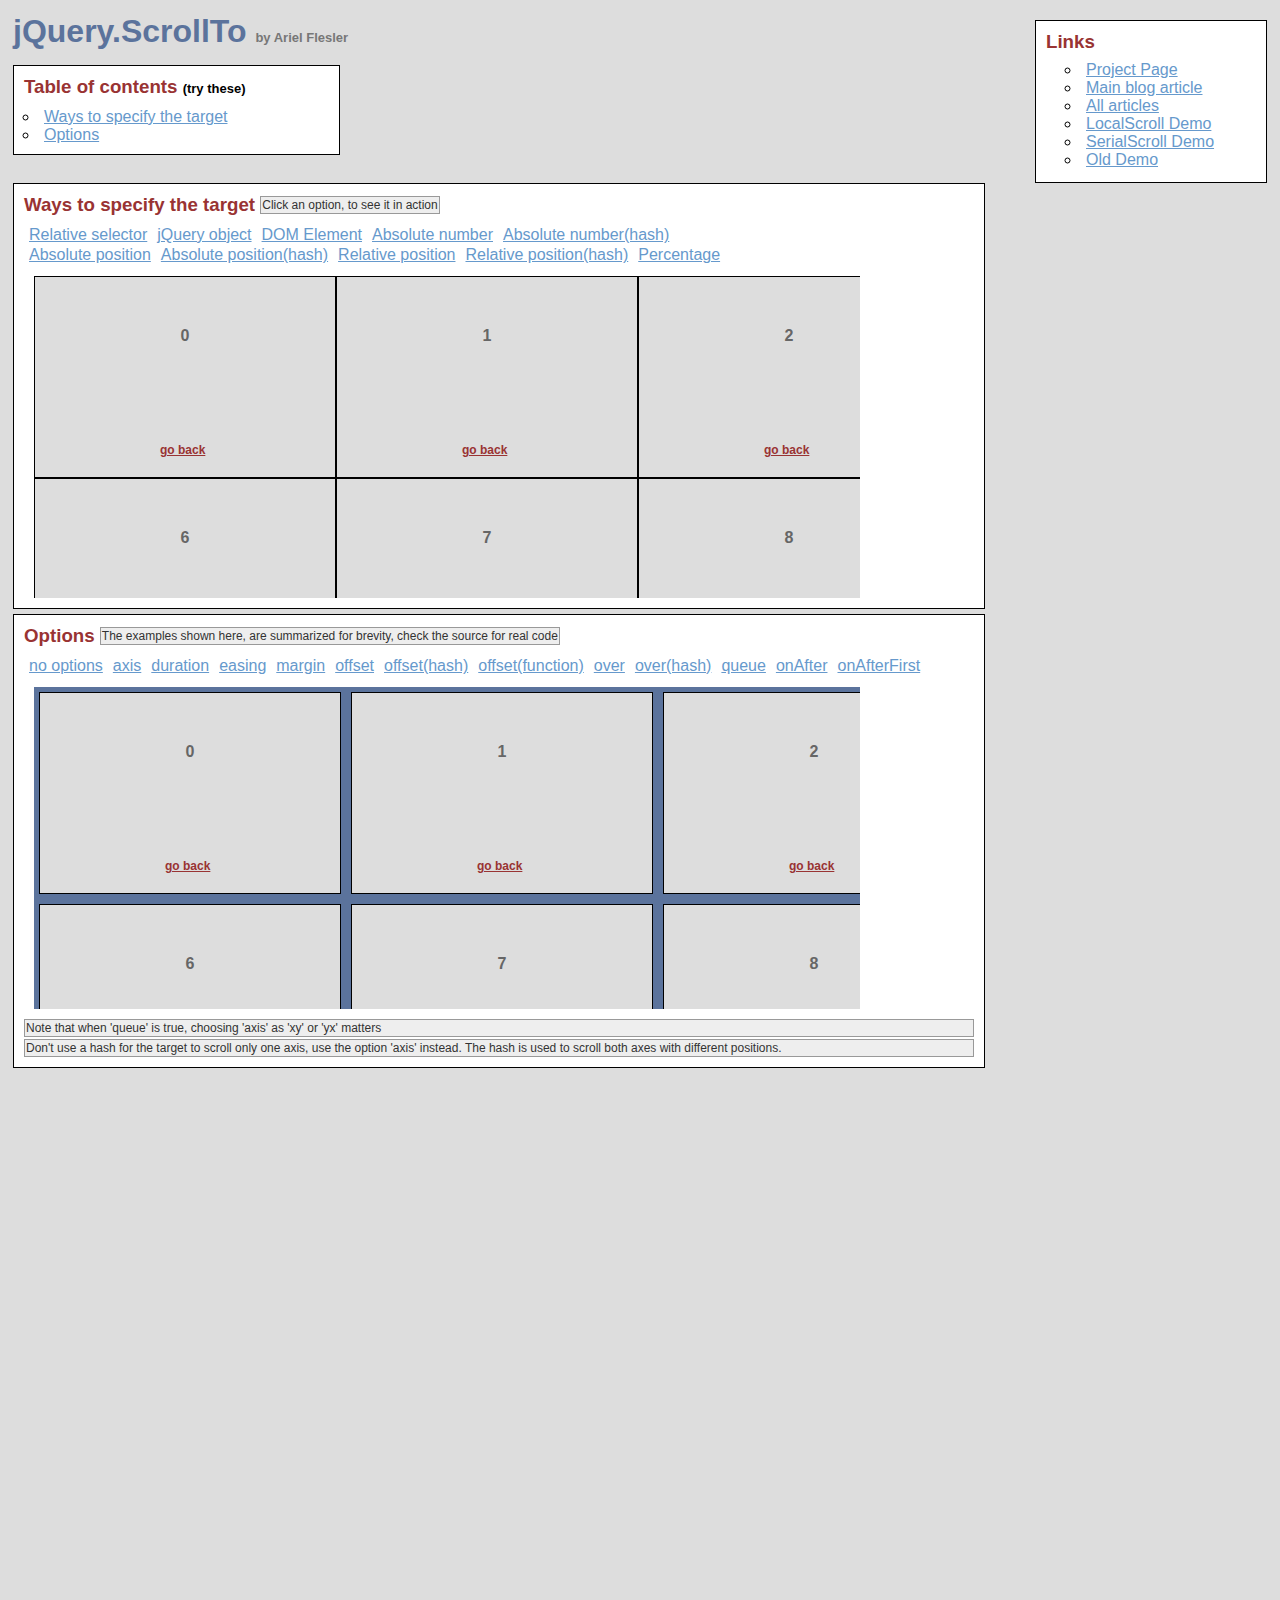
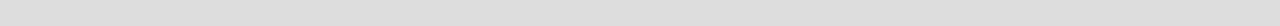
<file: assets/plugins/jquery-scrollTo/demo/index.html>
<!DOCTYPE html PUBLIC "-//W3C//DTD XHTML 1.0 Transitional//EN" "http://www.w3.org/TR/xhtml1/DTD/xhtml1-transitional.dtd">
<html xmlns="http://www.w3.org/1999/xhtml">
<head>
	<meta http-equiv="Content-Type" content="text/html; charset=iso-8859-1" />
	<title>jQuery.ScrollTo</title>
	<meta name="keywords" content="javascript, jquery, plugins, scroll, scrollTo, smooth, animation, to, effect, ariel, flesler, window, overflow, element, navigation, customizable" />
	<meta name="description" content="Demo of jQuery.ScrollTo. A very light and highly customizable jQuery plugin, to scroll overflowed elements or the window itself, made by Ariel Flesler." />
	<meta name="robots" content="index,follow" />
	<link type="text/css" rel="stylesheet" href="css/style.css" />
	<script type="text/javascript" src="https://ajax.googleapis.com/ajax/libs/jquery/1.8.0/jquery.min.js"></script>
	<script type="text/javascript" src="../jquery.scrollTo.js"></script>
	<script type="text/javascript">
		jQuery(function( $ ){
			/**
			 * Demo binding and preparation, no need to read this part
			 */
				//borrowed from jQuery easing plugin
				//http://gsgd.co.uk/sandbox/jquery.easing.php
				$.easing.elasout = function(x, t, b, c, d) {
					var s=1.70158;var p=0;var a=c;
					if (t==0) return b;  if ((t/=d)==1) return b+c;  if (!p) p=d*.3;
					if (a < Math.abs(c)) { a=c; var s=p/4; }
					else var s = p/(2*Math.PI) * Math.asin (c/a);
					return a*Math.pow(2,-10*t) * Math.sin( (t*d-s)*(2*Math.PI)/p ) + c + b;
				};
				$('a.back').click(function(){
					$(this).parents('div.pane').scrollTo( 0, 800, { queue:true } );
					$(this).parents('div.section').find('span.message').text( this.title );
					return false;
				});
				//just for the example, to stop the click on the links.
				$('ul.links').click(function(e){
					e.preventDefault();
					var link = e.target;
					link.blur();
					if( link.title )
						$(this).parent().find('span.message').text(link.title);
				});
			
			// This one is important, many browsers don't reset scroll on refreshes
			// Reset all scrollable panes to (0,0)
			$('div.pane').scrollTo( 0 );
			// Reset the screen to (0,0)
			$.scrollTo( 0 );
			
			// TOC, shows how to scroll the whole window
			$('#toc a').click(function(){//$.scrollTo works EXACTLY the same way, but scrolls the whole screen
				$.scrollTo( this.hash, 1500, { easing:'elasout' });
				$(this.hash).find('span.message').text( this.title );
				return false;
			});
			
			// Target examples bindings
			var $paneTarget = $('#pane-target');
			
			$('#relative-selector').click(function(){
				$paneTarget.stop().scrollTo( 'li:eq(14)', 800 );
			});
			$('#jquery-object').click(function(){
				var $target = $paneTarget.find('li:eq(14)');
				$paneTarget.stop().scrollTo( $target , 800 );
			});
			$('#dom-element').click(function(){
				var target = $paneTarget.find('ul').get(0).childNodes[20];
				$paneTarget.stop().scrollTo( target, 800 );
			});
			$('#absolute-number').click(function(){
				$paneTarget.stop().scrollTo( 150, 800 );
			});
			$('#absolute-number-hash').click(function(){
				$paneTarget.stop().scrollTo( { top:800,left:700} , 800 );
			});
			$('#absolute-position').click(function(){
				$paneTarget.stop().scrollTo( '520px', 800 );
			});
			$('#absolute-position-hash').click(function(){
				$paneTarget.stop().scrollTo( {top:'110px',left:'290px'}, 800 );
			});
			$('#relative-position').click(function(){
				$paneTarget.stop().scrollTo( '+=100', 500 );
			});
			$('#relative-position-hash').click(function(){				
				$paneTarget.stop().scrollTo( {top:'-=100px',left:'+=100'}, 500 );
			});
			
			$('#percentage-position').click(function(){				
				$paneTarget.stop().scrollTo( '50%', 800 );
			});
			
			// Options examples bindings, they will all scroll to the same place, with different options
			function reset_o(){//before each animation, reset to (0,0), skip this.
				$paneOptions.stop().stop();
				$paneOptions[0].scrollLeft = $paneOptions[0].scrollTop = 0;
			};
			var $paneOptions = $('#pane-options');
			
			$('#options-no').click(function(){
				reset_o(); $paneOptions.scrollTo( 'li:eq(15)', 1000 );
			});
			$('#options-axis').click(function(){// only scroll horizontally
				reset_o(); $paneOptions.scrollTo( 'li:eq(15)', 1000, { axis:'x' } );
			});
			$('#options-duration').click(function(){// it's the same as specifying it in the 2nd argument
				reset_o(); $paneOptions.scrollTo( 'li:eq(15)', { duration: 3000 } );
			});
			$('#options-easing').click(function(){
				reset_o(); $paneOptions.scrollTo( 'li:eq(15)', 2500, { easing:'elasout' } );
			});
			$('#options-margin').click(function(){//scroll to the "outer" position of the element
				reset_o(); $paneOptions.scrollTo( 'li:eq(15)', 1000, { margin:true } );
			});
			$('#options-offset').click(function(){//same as { top:-50, left:-50 }
				reset_o(); $paneOptions.scrollTo( 'li:eq(15)', 1000, { offset:-50 } );
			});
			$('#options-offset-hash').click(function(){
				reset_o(); $paneOptions.scrollTo( 'li:eq(15)', 1000, { offset:{ top:-5,left:-30 } });
			});
			$('#options-offset-function').click(function(){
				reset_o(); $paneOptions.scrollTo( 'li:eq(15)', 1000, {offset: function() { return {top:-30, left:-5}; }});
			});
			$('#options-over').click(function(){//same as { top:-50, left:-50 }
				reset_o(); $paneOptions.scrollTo( 'li:eq(15)', 1000, { over:0.5 });
			});
			$('#options-over-hash').click(function(){
				reset_o(); $paneOptions.scrollTo( 'li:eq(15)', 1000, { over:{ top:0.2, left:-0.5 } });
			});
			$('#options-queue').click(function(){//in this case, having 'axis' as 'xy' or 'yx' matters.
				reset_o(); $paneOptions.scrollTo( 'li:eq(15)', 2000, { queue:true });
			});
			$('#options-onAfter').click(function(){
				reset_o(); $paneOptions.scrollTo( 'li:eq(15)', 2000, { 
					onAfter:function(){
						$('#options-message').text('Got there!');
					}
				});
			});
			$('#options-onAfterFirst').click(function(){//onAfterFirst exists only when queuing
				reset_o(); $paneOptions.scrollTo( 'li:eq(15)', 1600, { 
					queue:true,
					onAfterFirst:function(){
						$('#options-message').text('Got there horizontally!');
					},
					onAfter:function(){
						$('#options-message').text('Got there vertically!');
					}
				});
			});
		});
	</script>
</head>
<body>
	<h1>jQuery.ScrollTo&nbsp;<strong>by Ariel Flesler</strong></h1>
	
	<div id="toc" class="part">
		<h3>Table of contents&nbsp;<strong>(try these)</strong></h3>
		<ul>
			<li><a title="$.scrollTo( '#target-examples', 800, {easing:'elasout'} );" href="#target-examples">Ways to specify the target</a></li>
			<li><a title="$.scrollTo( '#options-examples', 800, {easing:'elasout'} );" href="#options-examples">Options</a></li>
		</ul>
	</div>
	
	<div id="links" class="part">
		<h3>Links</h3>
		<ul>
			<li><a target="_blank" href="http://plugins.jquery.com/project/ScrollTo">Project Page</a></li>
			<li><a target="_blank" href="http://flesler.blogspot.com/2007/10/jqueryscrollto.html">Main blog article</a></li>
			<li><a target="_blank" href="http://flesler.blogspot.com/search/label/jQuery.ScrollTo">All articles</a></li>
			<li><a target="_blank" href="http://demos.flesler.com/jquery/localScroll/">LocalScroll Demo</a></li>
			<li><a target="_blank" href="http://demos.flesler.com/jquery/serialScroll/">SerialScroll Demo</a></li>
			<li><a target="_blank" href="index.old.html">Old Demo</a></li>
		</ul>
	</div>
	<div id="target-examples" class="section part">
		<h3>Ways to specify the target&nbsp;<span id="target-message" class="message">Click an option, to see it in action</span></h3>
		<ul class="links">
			<li><a title="$(...).scrollTo( 'li:eq(14)', 800 );" id="relative-selector" href="#">Relative selector</a></li>
			<li><a title="$(...).scrollTo( $('div li:eq(14)'), 800 );" id="jquery-object" href="#">jQuery object</a></li>
			<li><a title="$(...).scrollTo( $('ul').get(2).childNodes[20], 800 );" id="dom-element" href="#">DOM Element</a></li>
			<li><a title="$(...).scrollTo( 150, 800 );" id="absolute-number" href="#">Absolute number</a></li>
			<li><a title="$(...).scrollTo( { top:800, left:700}, 800 );" id="absolute-number-hash" href="#">Absolute number(hash)</a></li>
		</ul>
		<ul class="links">
			<li><a title="$(...).scrollTo( '520px', 800 );" id="absolute-position" href="#">Absolute position</a></li>
			<li><a title="$(...).scrollTo( {top:'110px', left:'290px'}, 800 );" id="absolute-position-hash" href="#">Absolute position(hash)</a></li>
			<li><a title="$(...).scrollTo( '+=100px', 800 );" id="relative-position" href="#">Relative position</a></li>
			<li><a title="$(...).scrollTo( {top:'-=100px', left:'+=100'}, 800 );" id="relative-position-hash" href="#">Relative position(hash)</a></li>
			<li><a title="$(...).scrollTo( '50%', 800 );" id="percentage-position" href="#">Percentage</a></li>
		</ul>
		<div id="pane-target" class="pane">
			<ul class="elements" style="height:1011px; width:1820px;">
				<li><p>0</p><a href="#" title="$(...).scrollTo( 0, 800, {queue:true} );" class="back">go back</a></li><li><p>1</p><a href="#" title="$(...).scrollTo( 0, 800, {queue:true} );" class="back">go back</a></li><li><p>2</p><a href="#" title="$(...).scrollTo( 0, 800, {queue:true} );" class="back">go back</a></li><li><p>3</p><a href="#" title="$(...).scrollTo( 0, 800, {queue:true} );" class="back">go back</a></li><li><p>4</p><a href="#" title="$(...).scrollTo( 0, 800, {queue:true} );" class="back">go back</a></li><li><p>5</p><a href="#" title="$(...).scrollTo( 0, 800, {queue:true} );" class="back">go back</a></li><li><p>6</p><a href="#" title="$(...).scrollTo( 0, 800, {queue:true} );" class="back">go back</a></li><li><p>7</p><a href="#" title="$(...).scrollTo( 0, 800, {queue:true} );" class="back">go back</a></li><li><p>8</p><a href="#" title="$(...).scrollTo( 0, 800, {queue:true} );" class="back">go back</a></li><li><p>9</p><a href="#" title="$(...).scrollTo( 0, 800, {queue:true} );" class="back">go back</a></li><li><p>10</p><a href="#" title="$(...).scrollTo( 0, 800, {queue:true} );" class="back">go back</a></li><li><p>11</p><a href="#" title="$(...).scrollTo( 0, 800, {queue:true} );" class="back">go back</a></li><li><p>12</p><a href="#" title="$(...).scrollTo( 0, 800, {queue:true} );" class="back">go back</a></li><li><p>13</p><a href="#" title="$(...).scrollTo( 0, 800, {queue:true} );" class="back">go back</a></li><li><p>14</p><a href="#" title="$(...).scrollTo( 0, 800, {queue:true} );" class="back">go back</a></li><li><p>15</p><a href="#" title="$(...).scrollTo( 0, 800, {queue:true} );" class="back">go back</a></li><li><p>16</p><a href="#" title="$(...).scrollTo( 0, 800, {queue:true} );" class="back">go back</a></li><li><p>17</p><a href="#" title="$(...).scrollTo( 0, 800, {queue:true} );" class="back">go back</a></li><li><p>18</p><a href="#" title="$(...).scrollTo( 0, 800, {queue:true} );" class="back">go back</a></li><li><p>19</p><a href="#" title="$(...).scrollTo( 0, 800, {queue:true} );" class="back">go back</a></li><li><p>20</p><a href="#" title="$(...).scrollTo( 0, 800, {queue:true} );" class="back">go back</a></li><li><p>21</p><a href="#" title="$(...).scrollTo( 0, 800, {queue:true} );" class="back">go back</a></li><li><p>22</p><a href="#" title="$(...).scrollTo( 0, 800, {queue:true} );" class="back">go back</a></li><li><p>23</p><a href="#" title="$(...).scrollTo( 0, 800, {queue:true} );" class="back">go back</a></li><li><p>24</p><a href="#" title="$(...).scrollTo( 0, 800, {queue:true} );" class="back">go back</a></li><li><p>25</p><a href="#" title="$(...).scrollTo( 0, 800, {queue:true} );" class="back">go back</a></li><li><p>26</p><a href="#" title="$(...).scrollTo( 0, 800, {queue:true} );" class="back">go back</a></li><li><p>27</p><a href="#" title="$(...).scrollTo( 0, 800, {queue:true} );" class="back">go back</a></li><li><p>28</p><a href="#" title="$(...).scrollTo( 0, 800, {queue:true} );" class="back">go back</a></li><li><p>29</p><a href="#" title="$(...).scrollTo( 0, 800, {queue:true} );" class="back">go back</a></li>
			</ul>
		</div>
	</div>
	<div id="options-examples" class="section part">
		<h3>Options&nbsp;<span id="options-message" class="message">The examples shown here, are summarized for brevity, check the source for real code</span></h3>
		<ul class="links">
			<li><a title="$(...).scrollTo( 'li:eq(15)', 1000 );" id="options-no" href="#">no options</a></li>
			<li><a title="$(...).scrollTo( 'li:eq(15)', 1000, {axis:'x'} );//only scroll on this axis (can be x, y, xy or yx)" id="options-axis" href="#">axis</a></li>
			<li><a title="$(...).scrollTo( 'li:eq(15)', {duration:3000} );//another way of calling the plugin" id="options-duration" href="#">duration</a></li>
			<li><a title="$(...).scrollTo( 'li:eq(15)', 2500, {easing:'elasout'} );//specify an easing equation" id="options-easing" href="#">easing</a></li>
			<li><a title="$(...).scrollTo( 'li:eq(15)', 1000, {margin:true} );//deduct the margin and border from the final position" id="options-margin" href="#">margin</a></li>
			<li><a title="$(...).scrollTo( 'li:eq(15)', 1000, {offset:-50} );//add or deduct from the final position" id="options-offset" href="#">offset</a></li>
			<li><a title="$(...).scrollTo( 'li:eq(15)', 1000, {offset: {top:-5, left:-30} });" id="options-offset-hash" href="#">offset(hash)</a></li>
			<li><a title="$(...).scrollTo( 'li:eq(15)', 1000, {offset: function() { return {top:-30, left:-5}; }});" id="options-offset-function" href="#">offset(function)</a></li>
			<li><a title="$(...).scrollTo( 'li:eq(15)', 1000, {over:0.5} );//add or deduct a fraction of its height/width" id="options-over" href="#">over</a></li>
			<li><a title="$(...).scrollTo( 'li:eq(15)', 1000, {over:{top:0.2, left:-0.5} );" id="options-over-hash" href="#">over(hash)</a></li>
			<li><a title="$(...).scrollTo( 'li:eq(15)', 1600, {queue:true} );//scroll one axis, then the other" id="options-queue" href="#">queue</a></li>
			<li><a title="$(...).scrollTo( 'li:eq(15)', 1600, {onAfter:function(){ } } );//called after the scrolling ends" id="options-onAfter" href="#">onAfter</a></li>
			<li><a title="$(...).scrollTo( 'li:eq(15)', 1600, {queue:true, onAfterFirst:function(){ } } );//called after the first axis scrolled" id="options-onAfterFirst" href="#">onAfterFirst</a></li>
		</ul>
		<div id="pane-options" class="pane">
			<ul class="elements" style="height:1062px;width:1877px;">
				<li><p>0</p><a href="#" title="$(...).scrollTo( 0, 800, {queue:true} );" class="back">go back</a></li><li><p>1</p><a href="#" title="$(...).scrollTo( 0, 800, {queue:true} );" class="back">go back</a></li><li><p>2</p><a href="#" title="$(...).scrollTo( 0, 800, {queue:true} );" class="back">go back</a></li><li><p>3</p><a href="#" title="$(...).scrollTo( 0, 800, {queue:true} );" class="back">go back</a></li><li><p>4</p><a href="#" title="$(...).scrollTo( 0, 800, {queue:true} );" class="back">go back</a></li><li><p>5</p><a href="#" title="$(...).scrollTo( 0, 800, {queue:true} );" class="back">go back</a></li><li><p>6</p><a href="#" title="$(...).scrollTo( 0, 800, {queue:true} );" class="back">go back</a></li><li><p>7</p><a href="#" title="$(...).scrollTo( 0, 800, {queue:true} );" class="back">go back</a></li><li><p>8</p><a href="#" title="$(...).scrollTo( 0, 800, {queue:true} );" class="back">go back</a></li><li><p>9</p><a href="#" title="$(...).scrollTo( 0, 800, {queue:true} );" class="back">go back</a></li><li><p>10</p><a href="#" title="$(...).scrollTo( 0, 800, {queue:true} );" class="back">go back</a></li><li><p>11</p><a href="#" title="$(...).scrollTo( 0, 800, {queue:true} );" class="back">go back</a></li><li><p>12</p><a href="#" title="$(...).scrollTo( 0, 800, {queue:true} );" class="back">go back</a></li><li><p>13</p><a href="#" title="$(...).scrollTo( 0, 800, {queue:true} );" class="back">go back</a></li><li><p>14</p><a href="#" title="$(...).scrollTo( 0, 800, {queue:true} );" class="back">go back</a></li><li><p>15</p><a href="#" title="$(...).scrollTo( 0, 800, {queue:true} );" class="back">go back</a></li><li><p>16</p><a href="#" title="$(...).scrollTo( 0, 800, {queue:true} );" class="back">go back</a></li><li><p>17</p><a href="#" title="$(...).scrollTo( 0, 800, {queue:true} );" class="back">go back</a></li><li><p>18</p><a href="#" title="$(...).scrollTo( 0, 800, {queue:true} );" class="back">go back</a></li><li><p>19</p><a href="#" title="$(...).scrollTo( 0, 800, {queue:true} );" class="back">go back</a></li><li><p>20</p><a href="#" title="$(...).scrollTo( 0, 800, {queue:true} );" class="back">go back</a></li><li><p>21</p><a href="#" title="$(...).scrollTo( 0, 800, {queue:true} );" class="back">go back</a></li><li><p>22</p><a href="#" title="$(...).scrollTo( 0, 800, {queue:true} );" class="back">go back</a></li><li><p>23</p><a href="#" title="$(...).scrollTo( 0, 800, {queue:true} );" class="back">go back</a></li><li><p>24</p><a href="#" title="$(...).scrollTo( 0, 800, {queue:true} );" class="back">go back</a></li><li><p>25</p><a href="#" title="$(...).scrollTo( 0, 800, {queue:true} );" class="back">go back</a></li><li><p>26</p><a href="#" title="$(...).scrollTo( 0, 800, {queue:true} );" class="back">go back</a></li><li><p>27</p><a href="#" title="$(...).scrollTo( 0, 800, {queue:true} );" class="back">go back</a></li><li><p>28</p><a href="#" title="$(...).scrollTo( 0, 800, {queue:true} );" class="back">go back</a></li><li><p>29</p><a href="#" title="$(...).scrollTo( 0, 800, {queue:true} );" class="back">go back</a></li>
			</ul>
		</div>
		<p class="message">Note that when 'queue' is true, choosing 'axis' as 'xy' or 'yx' matters</p>
		<p class="message">Don't use a hash for the target to scroll only one axis, use the option 'axis' instead. The hash is used to scroll both axes with different positions.</p>
	</div>
</body>
</html>
</file>
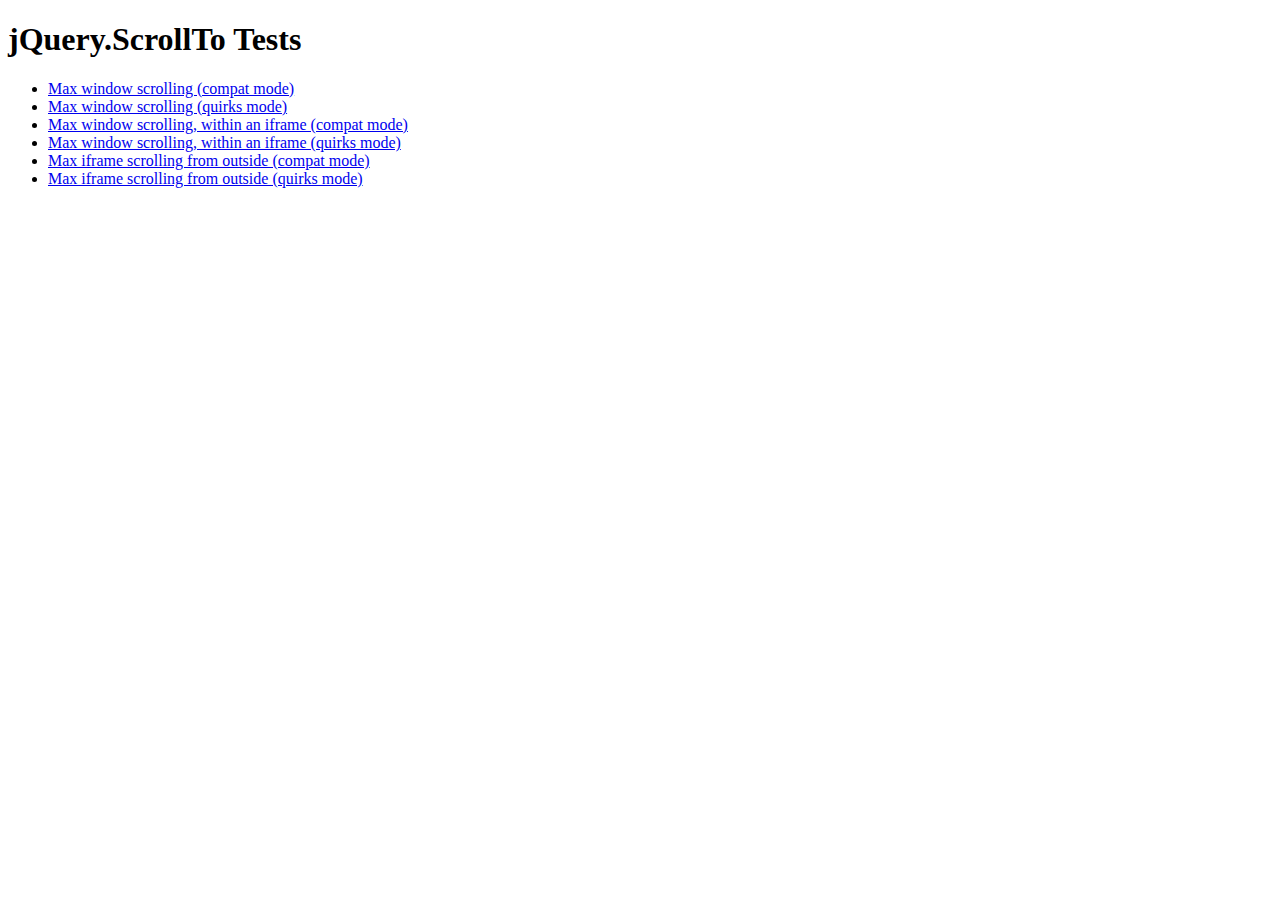
<file: assets/plugins/jquery-scrollTo/tests/index.html>
<!DOCTYPE html PUBLIC "-//W3C//DTD XHTML 1.0 Transitional//EN" "http://www.w3.org/TR/xhtml1/DTD/xhtml1-transitional.dtd">
<html xmlns="http://www.w3.org/1999/xhtml">
<head>
	<meta http-equiv="Content-Type" content="text/html; charset=iso-8859-1" />
	<title>jQuery.ScrollTo Tests</title>
	<meta name="keywords" content="javascript, jquery, plugins, scroll, scrollTo, smooth, animation, to, effect, ariel, flesler, window, overflow, element, navigation, customizable" />
	<meta name="description" content="Tests for jQuery ScrollTo. Made by Ariel Flesler." />
	<meta name="robots" content="index,follow" />
</head>
<body>
	<h1>jQuery.ScrollTo Tests</h1>
	
	<ul>
		<li><a href="WinMaxY-compat.html">Max window scrolling (compat mode)</a></li>
		<li><a href="WinMaxY-quirks.html">Max window scrolling (quirks mode)</a></li>
		<li><a href="WinMaxY-with-iframe-compat.html">Max window scrolling, within an iframe (compat mode)</a></li>
		<li><a href="WinMaxY-with-iframe-quirks.html">Max window scrolling, within an iframe (quirks mode)</a></li>
		<li><a href="WinMaxY-to-iframe-compat.html">Max iframe scrolling from outside (compat mode)</a></li>
		<li><a href="WinMaxY-to-iframe-quirks.html">Max iframe scrolling from outside (quirks mode)</a></li>
	</ul>
</body>
</html>
</file>
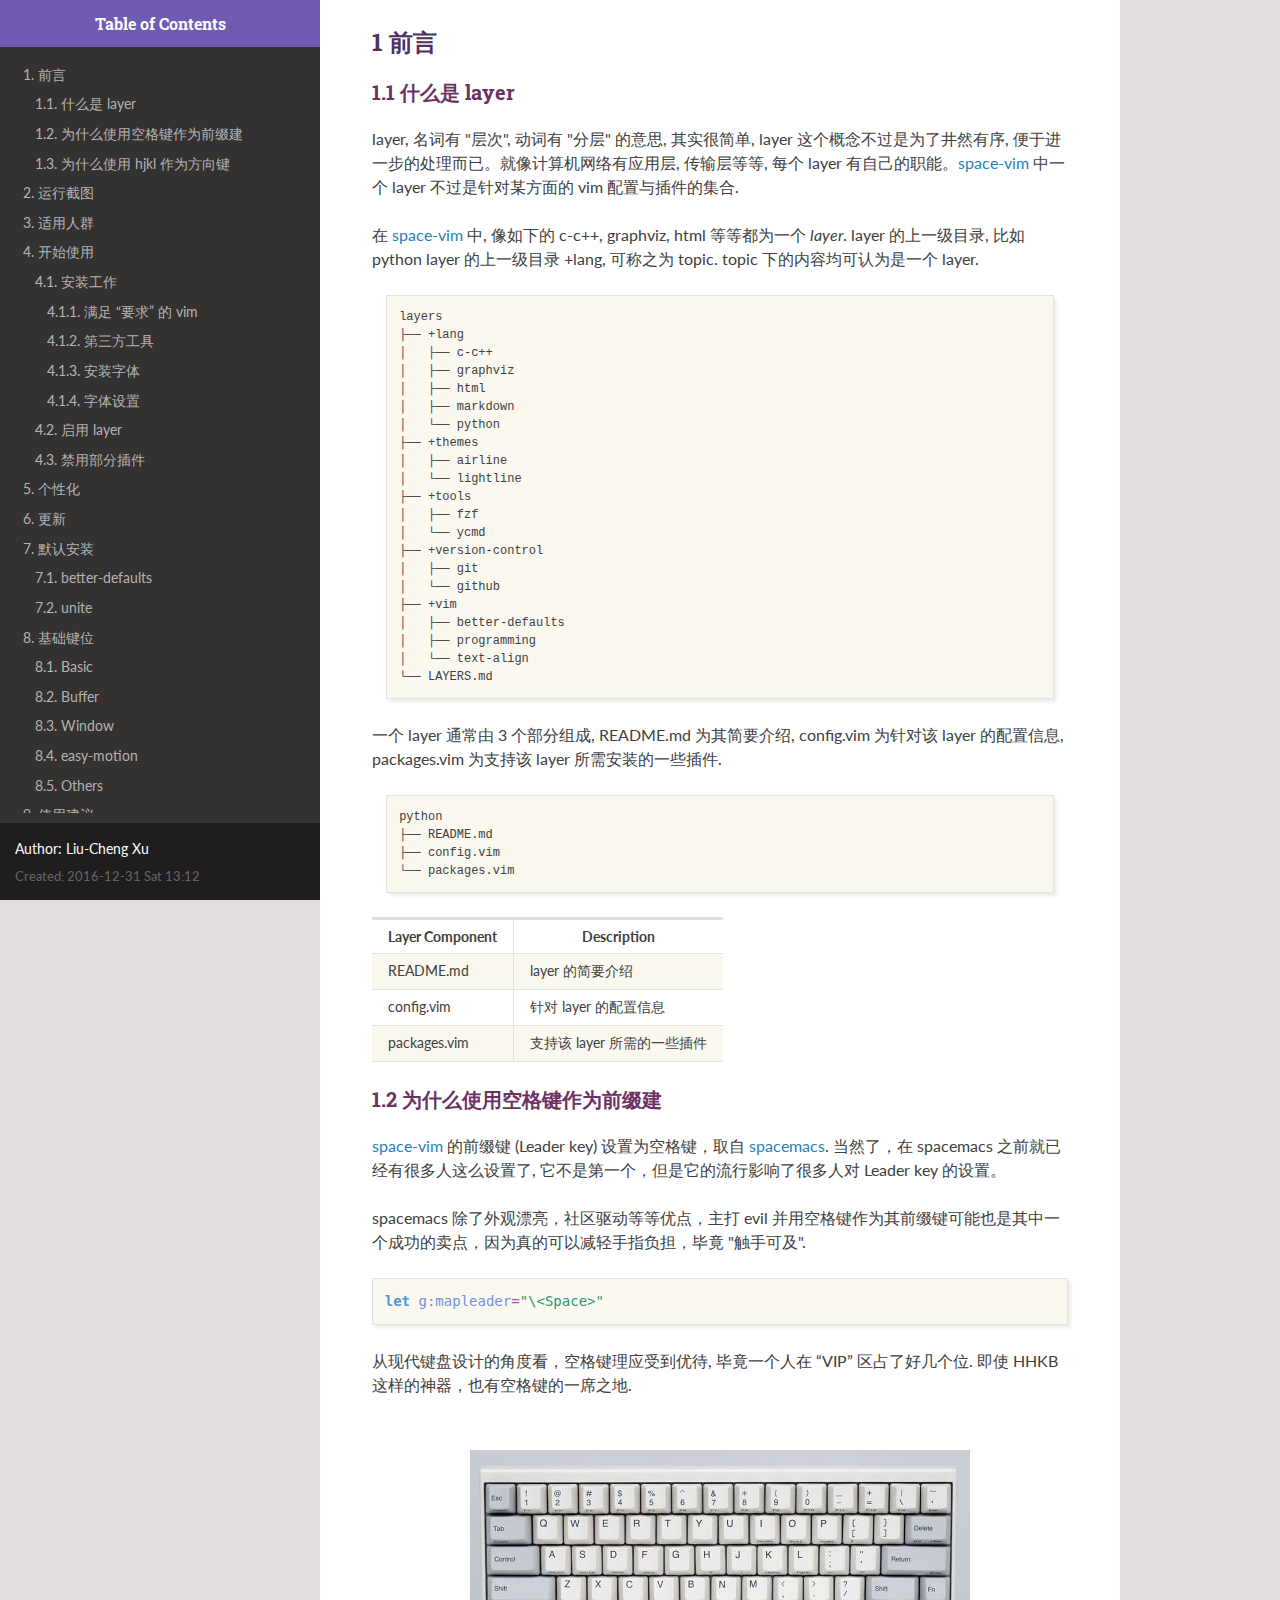
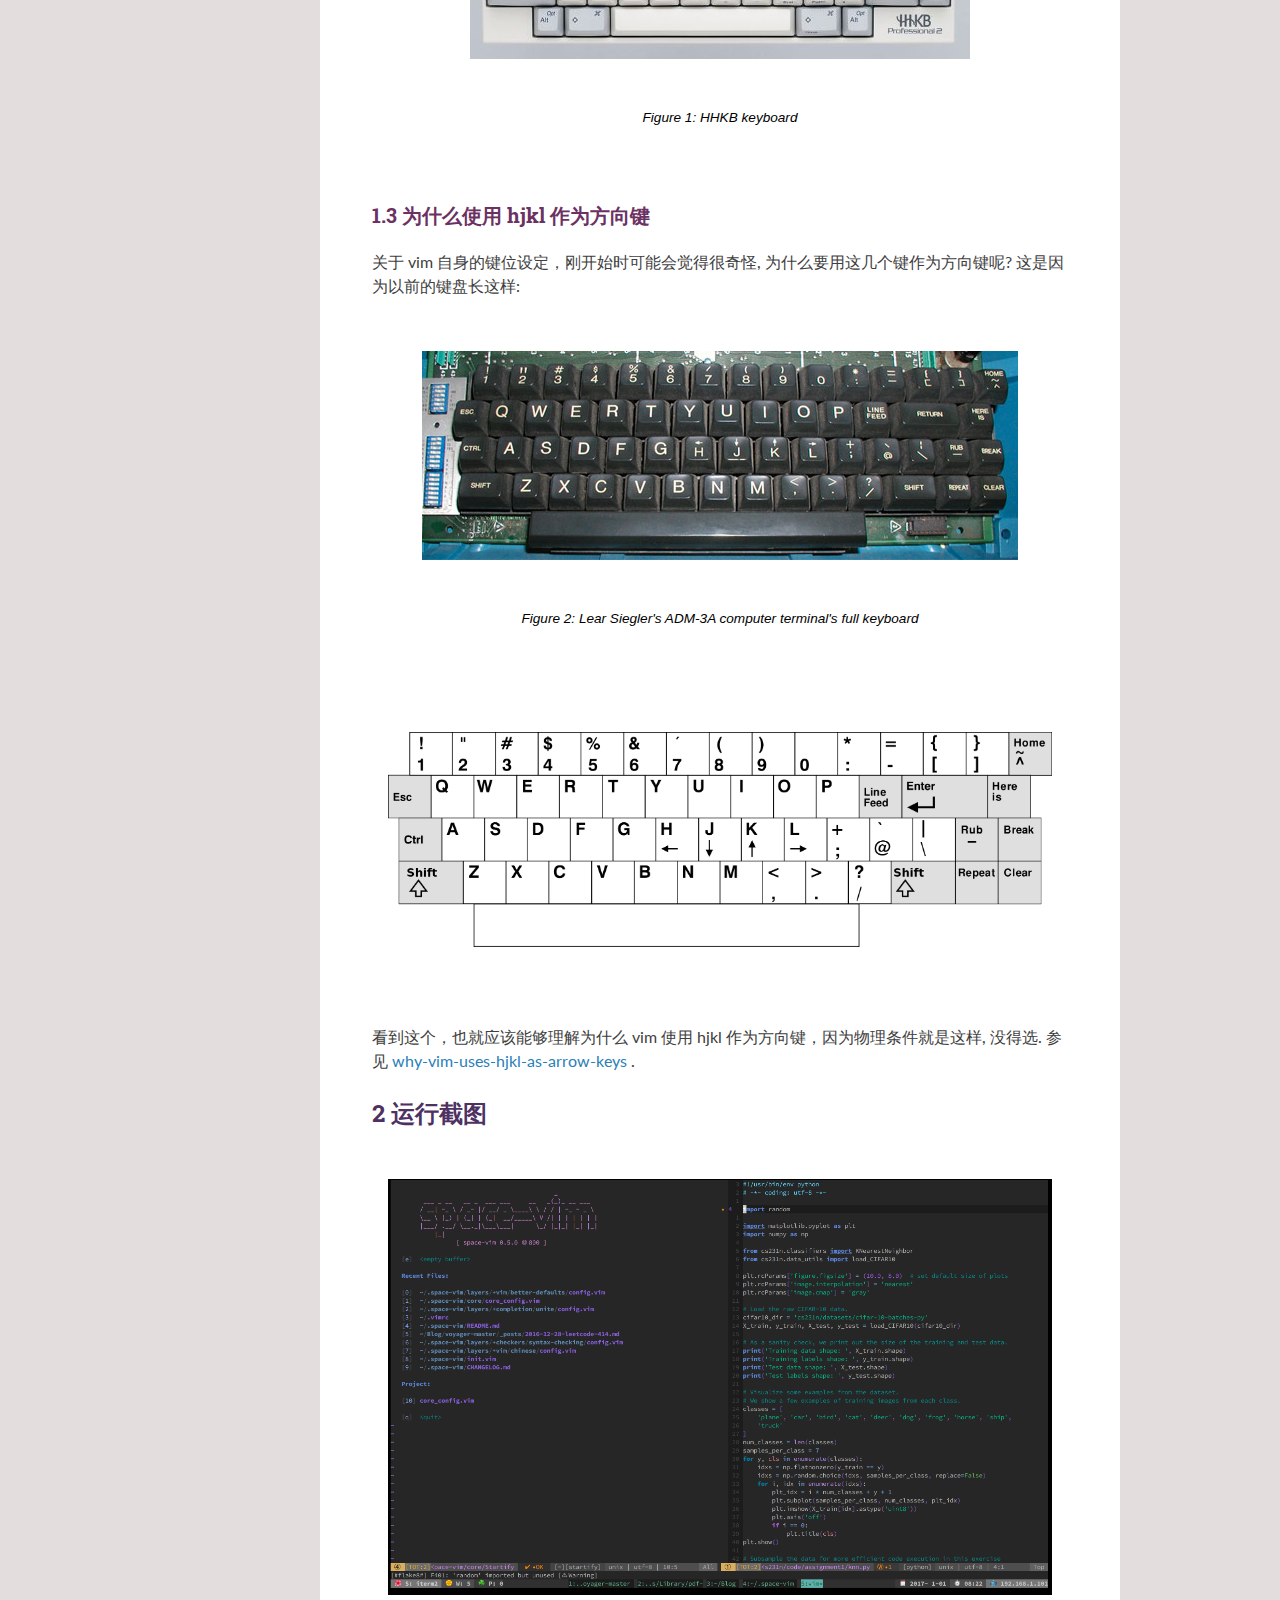
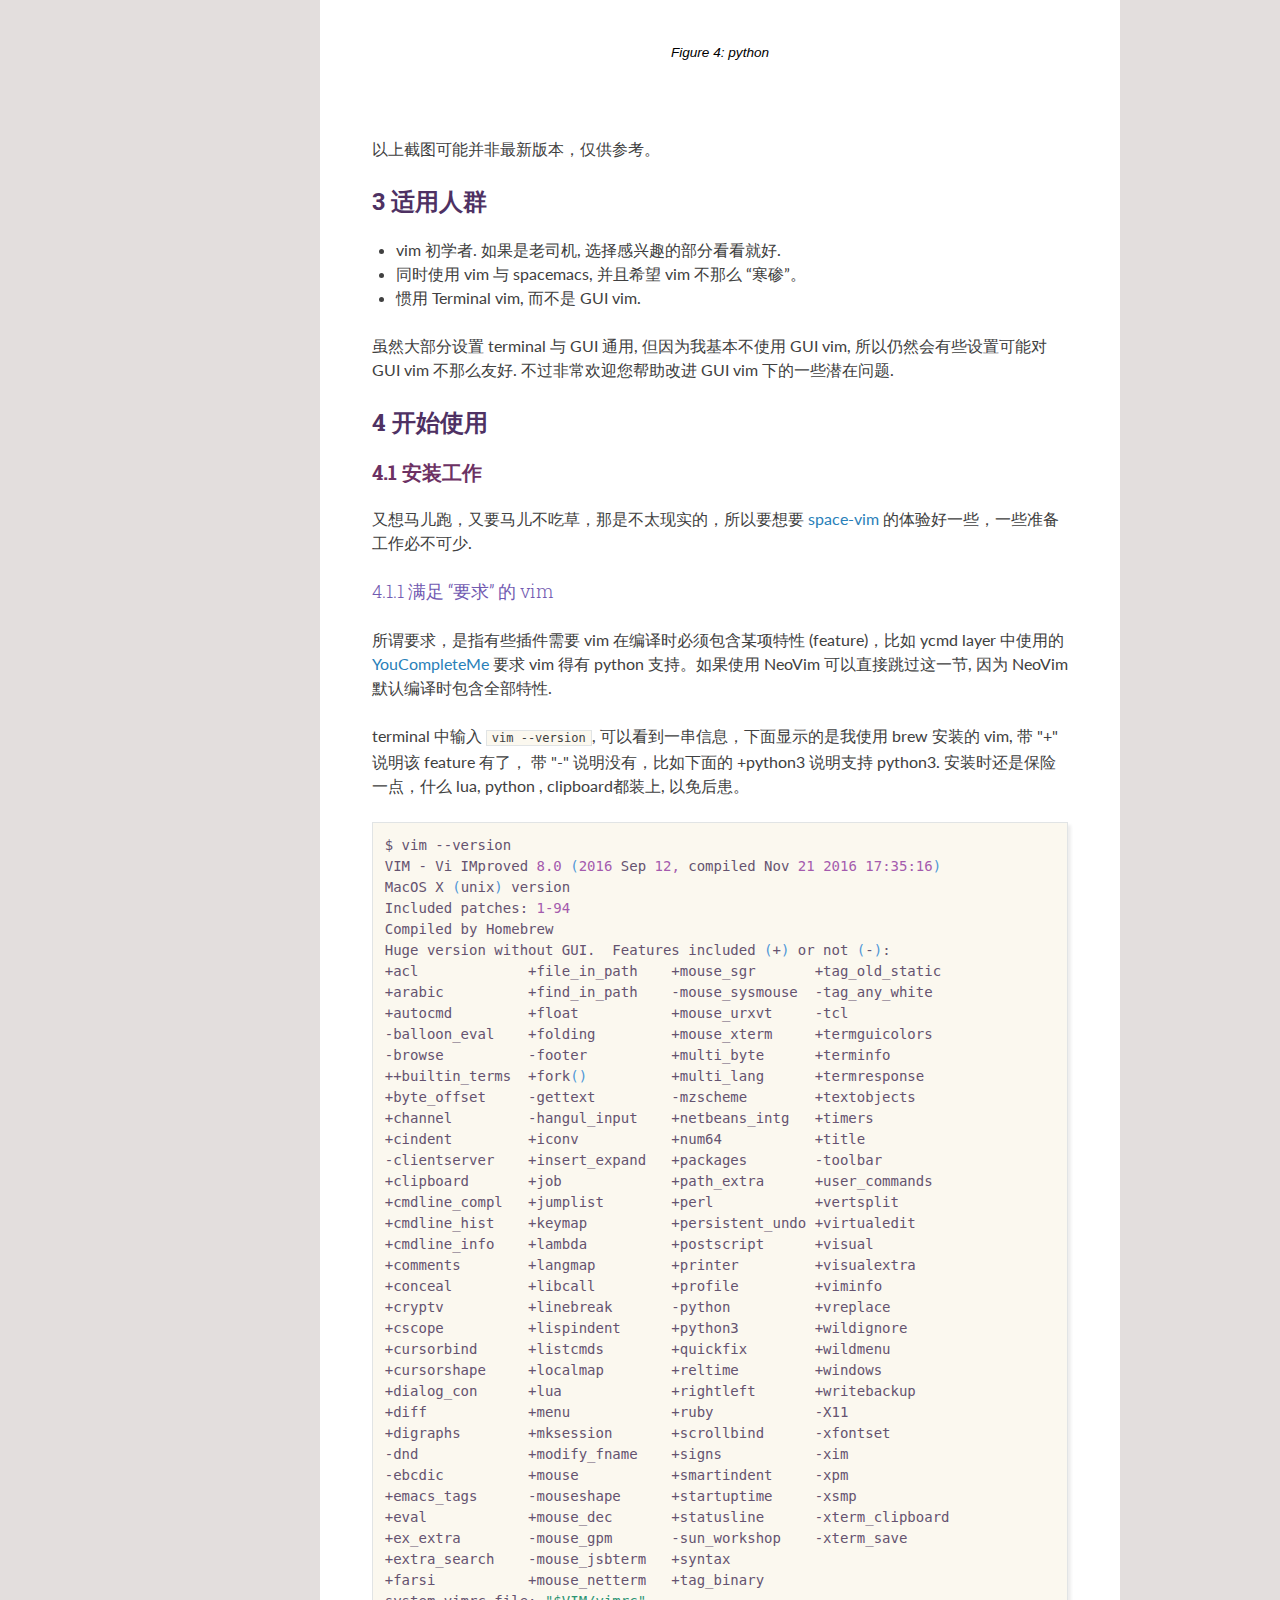
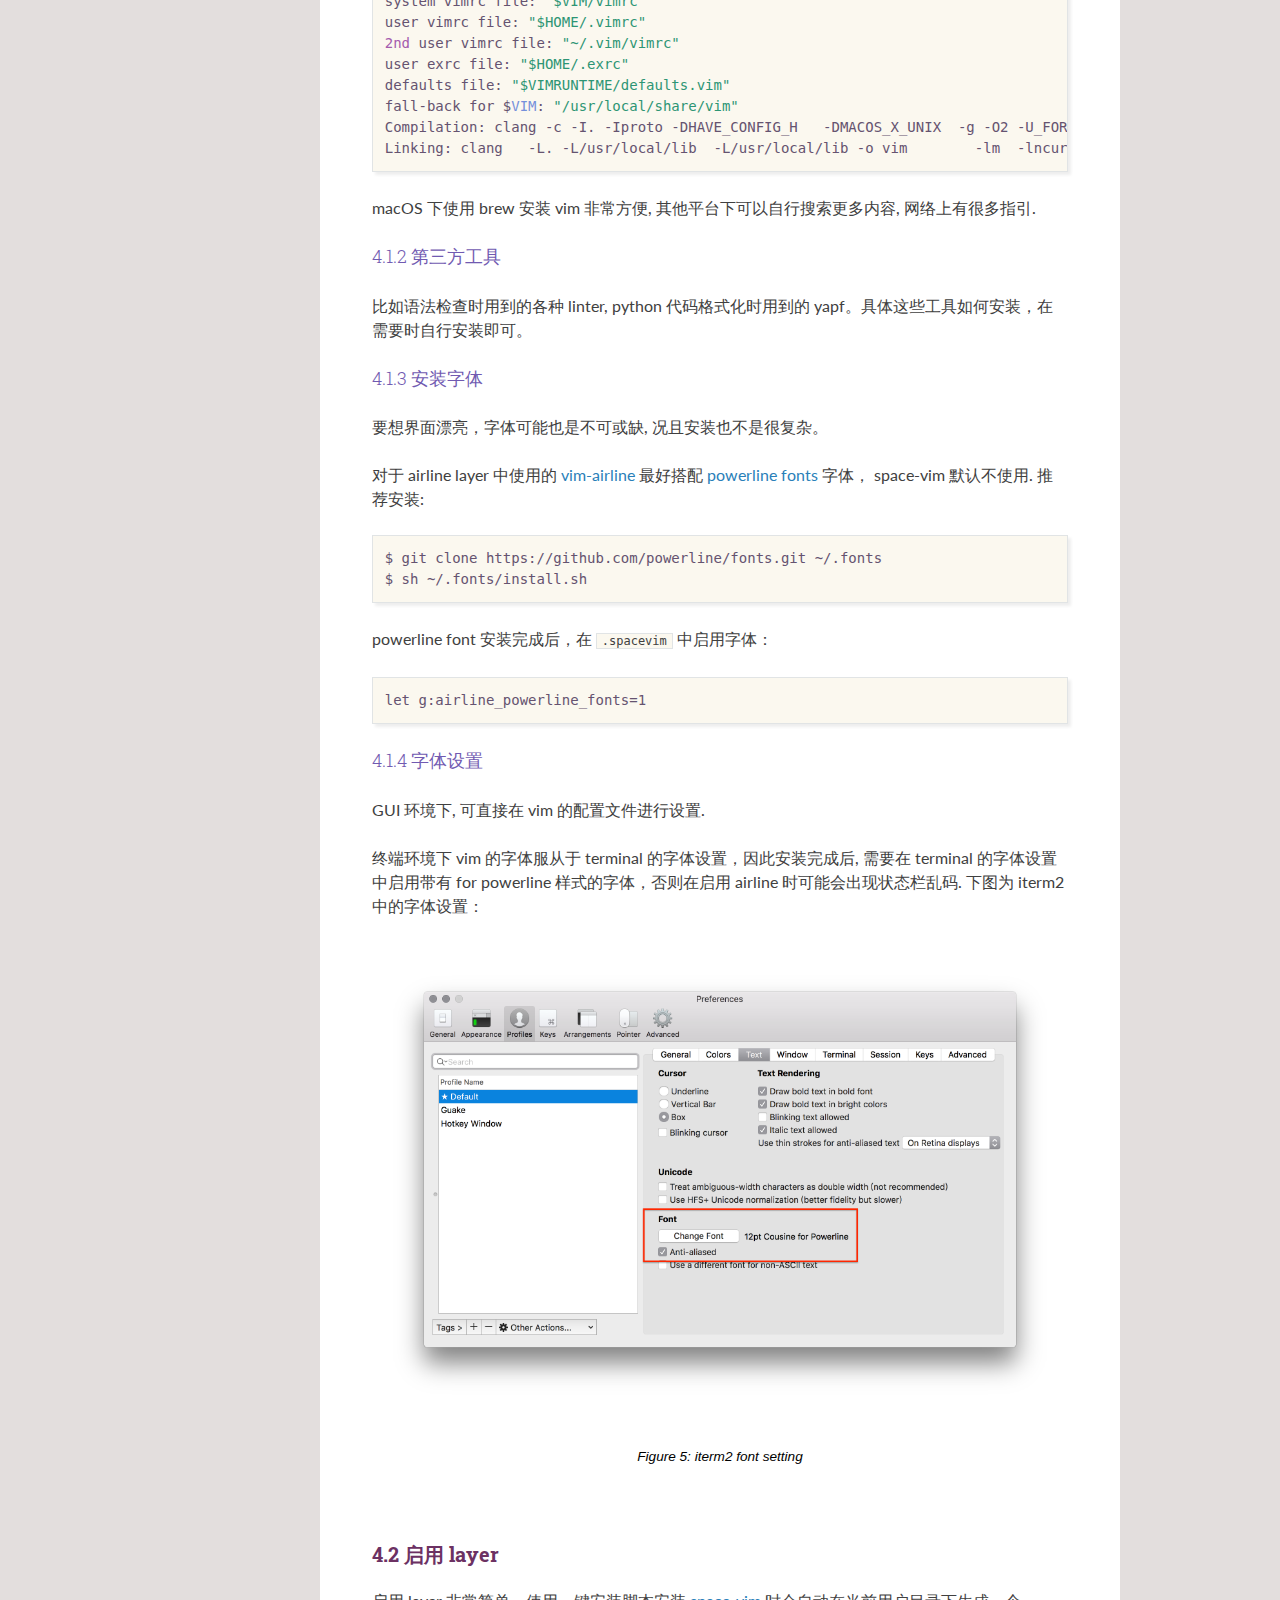
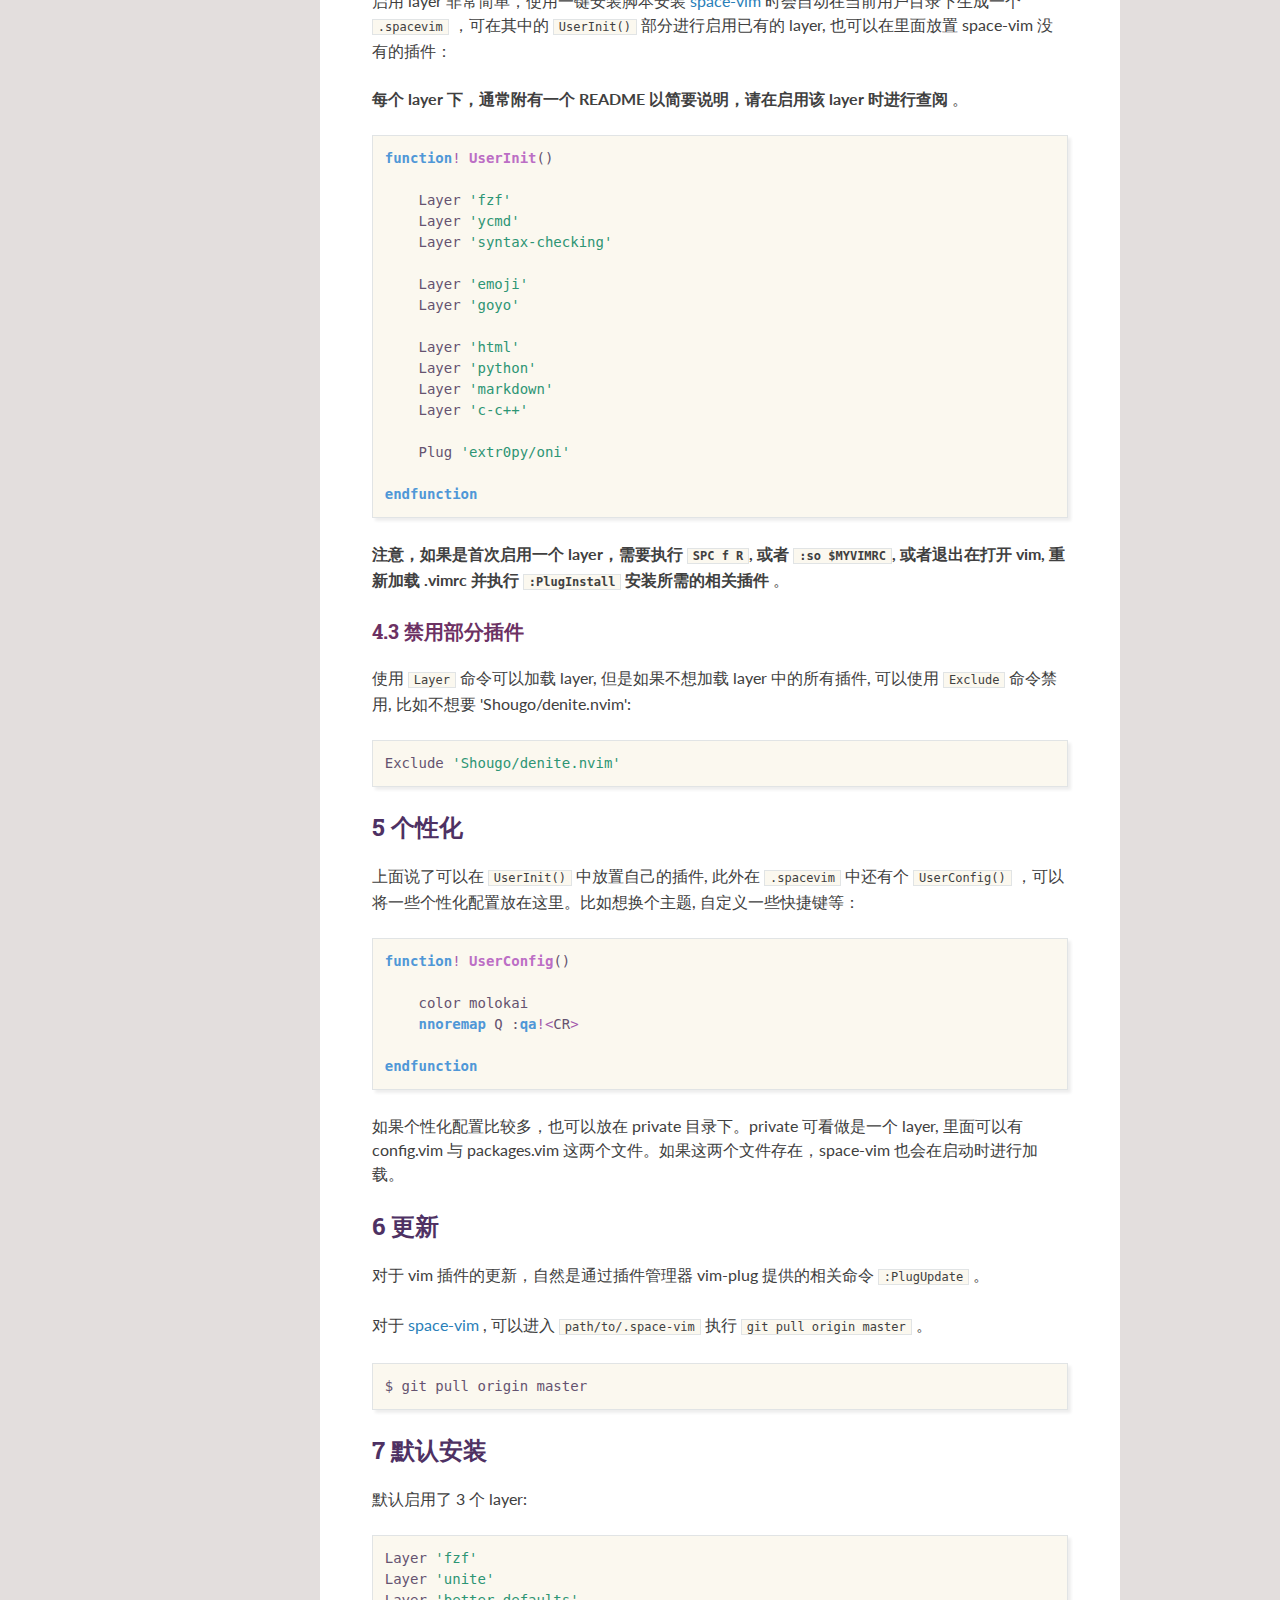
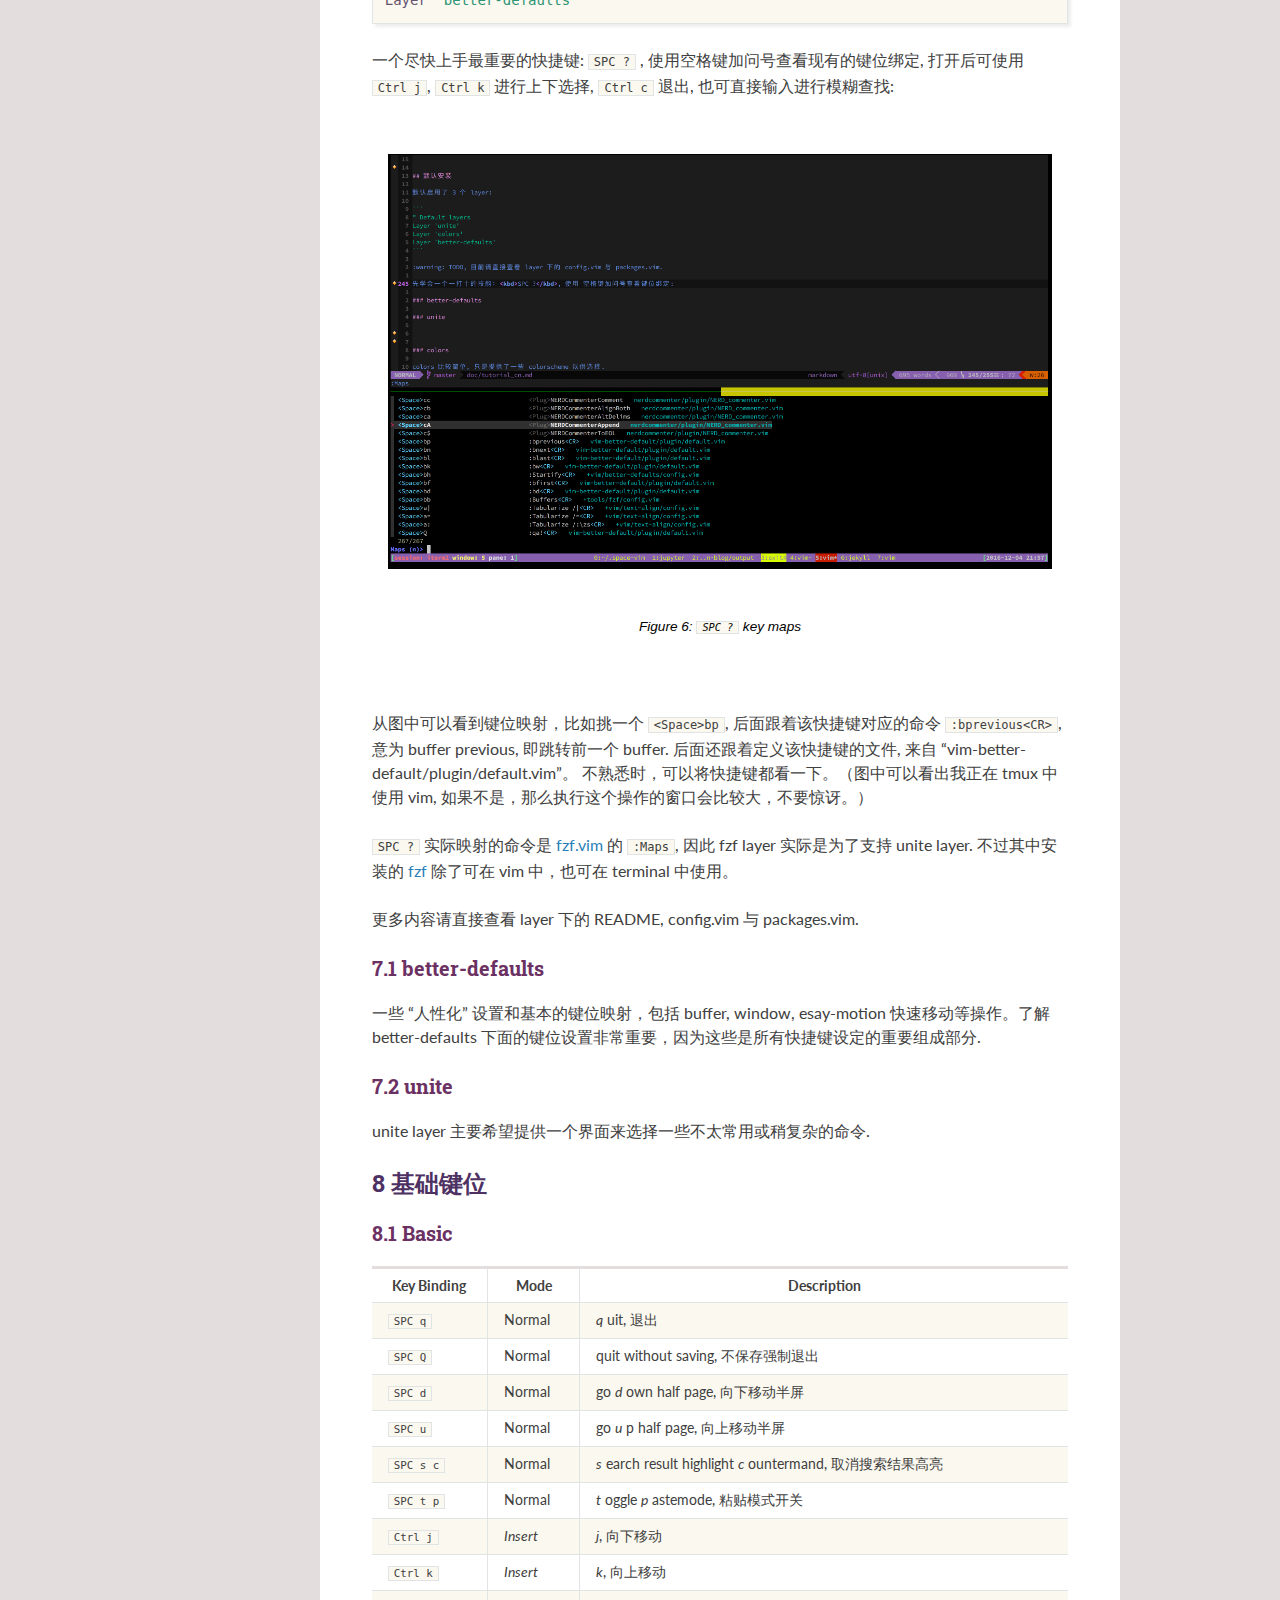
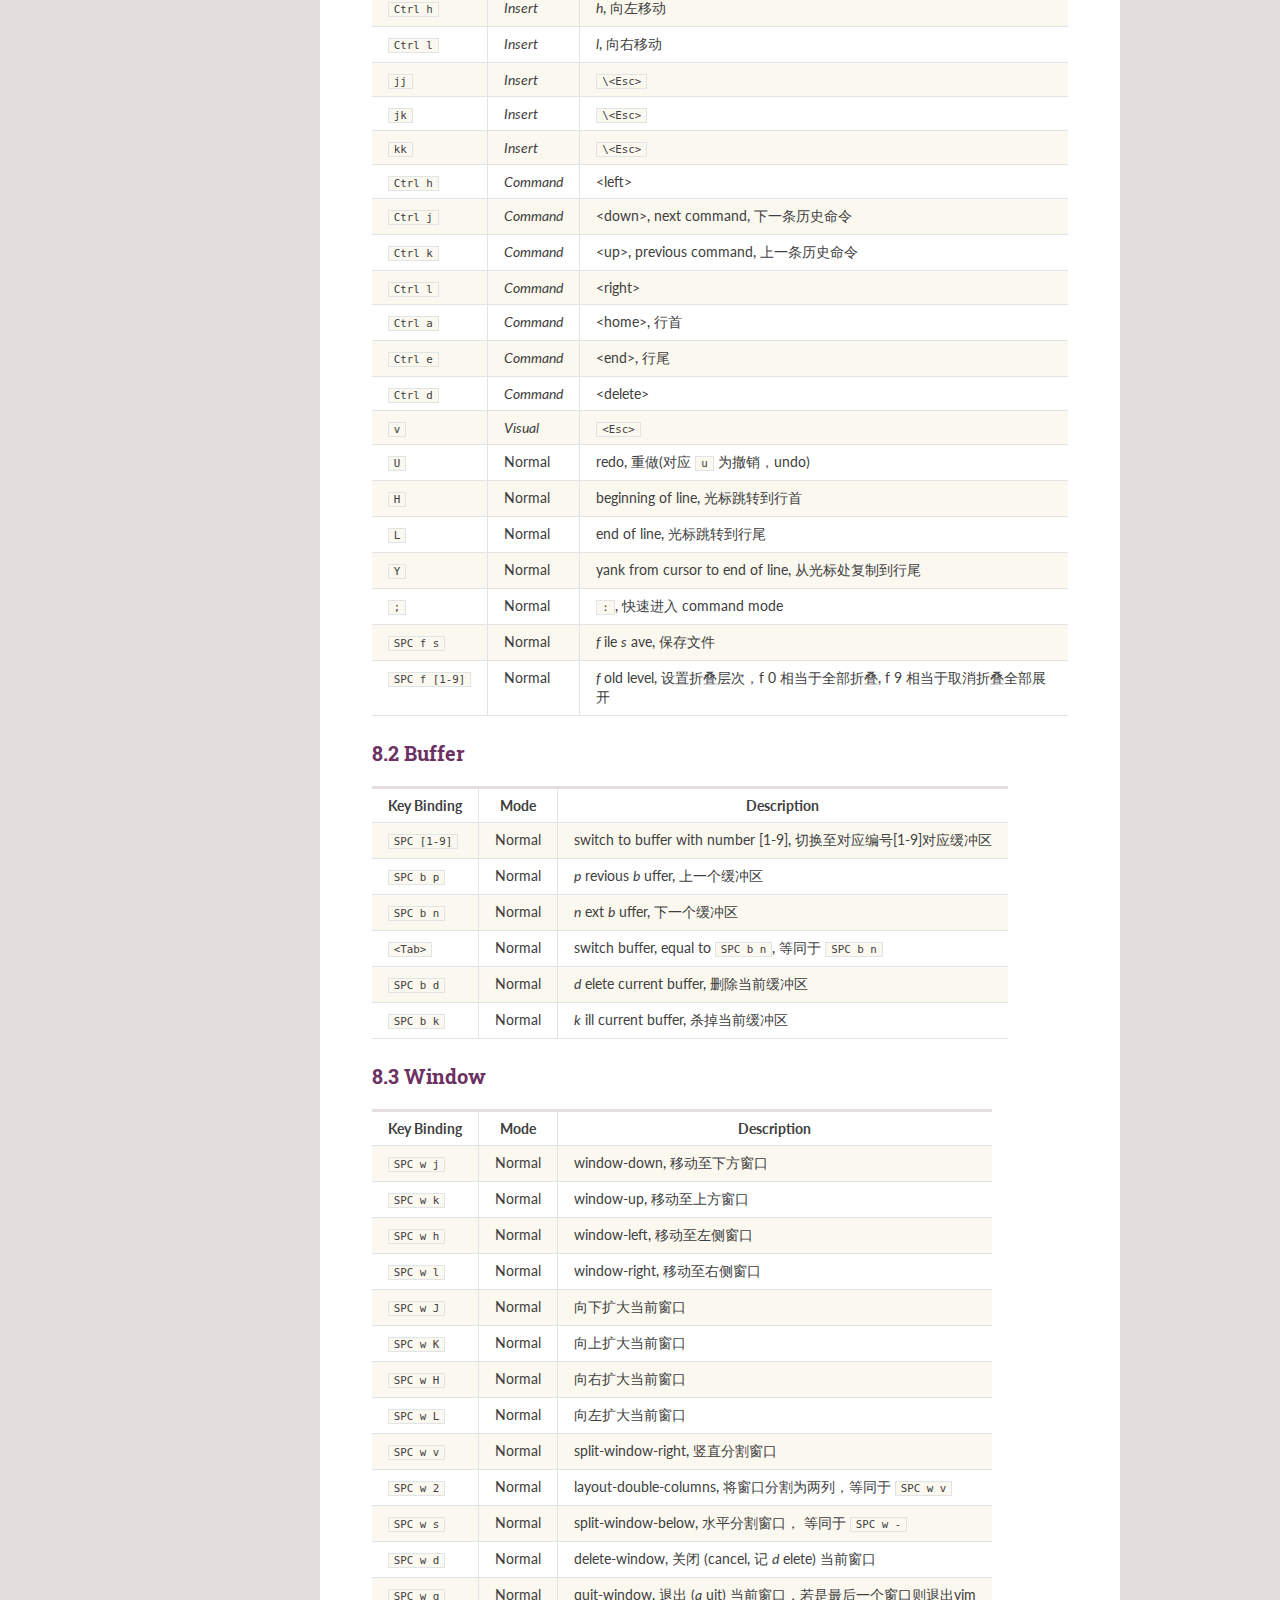
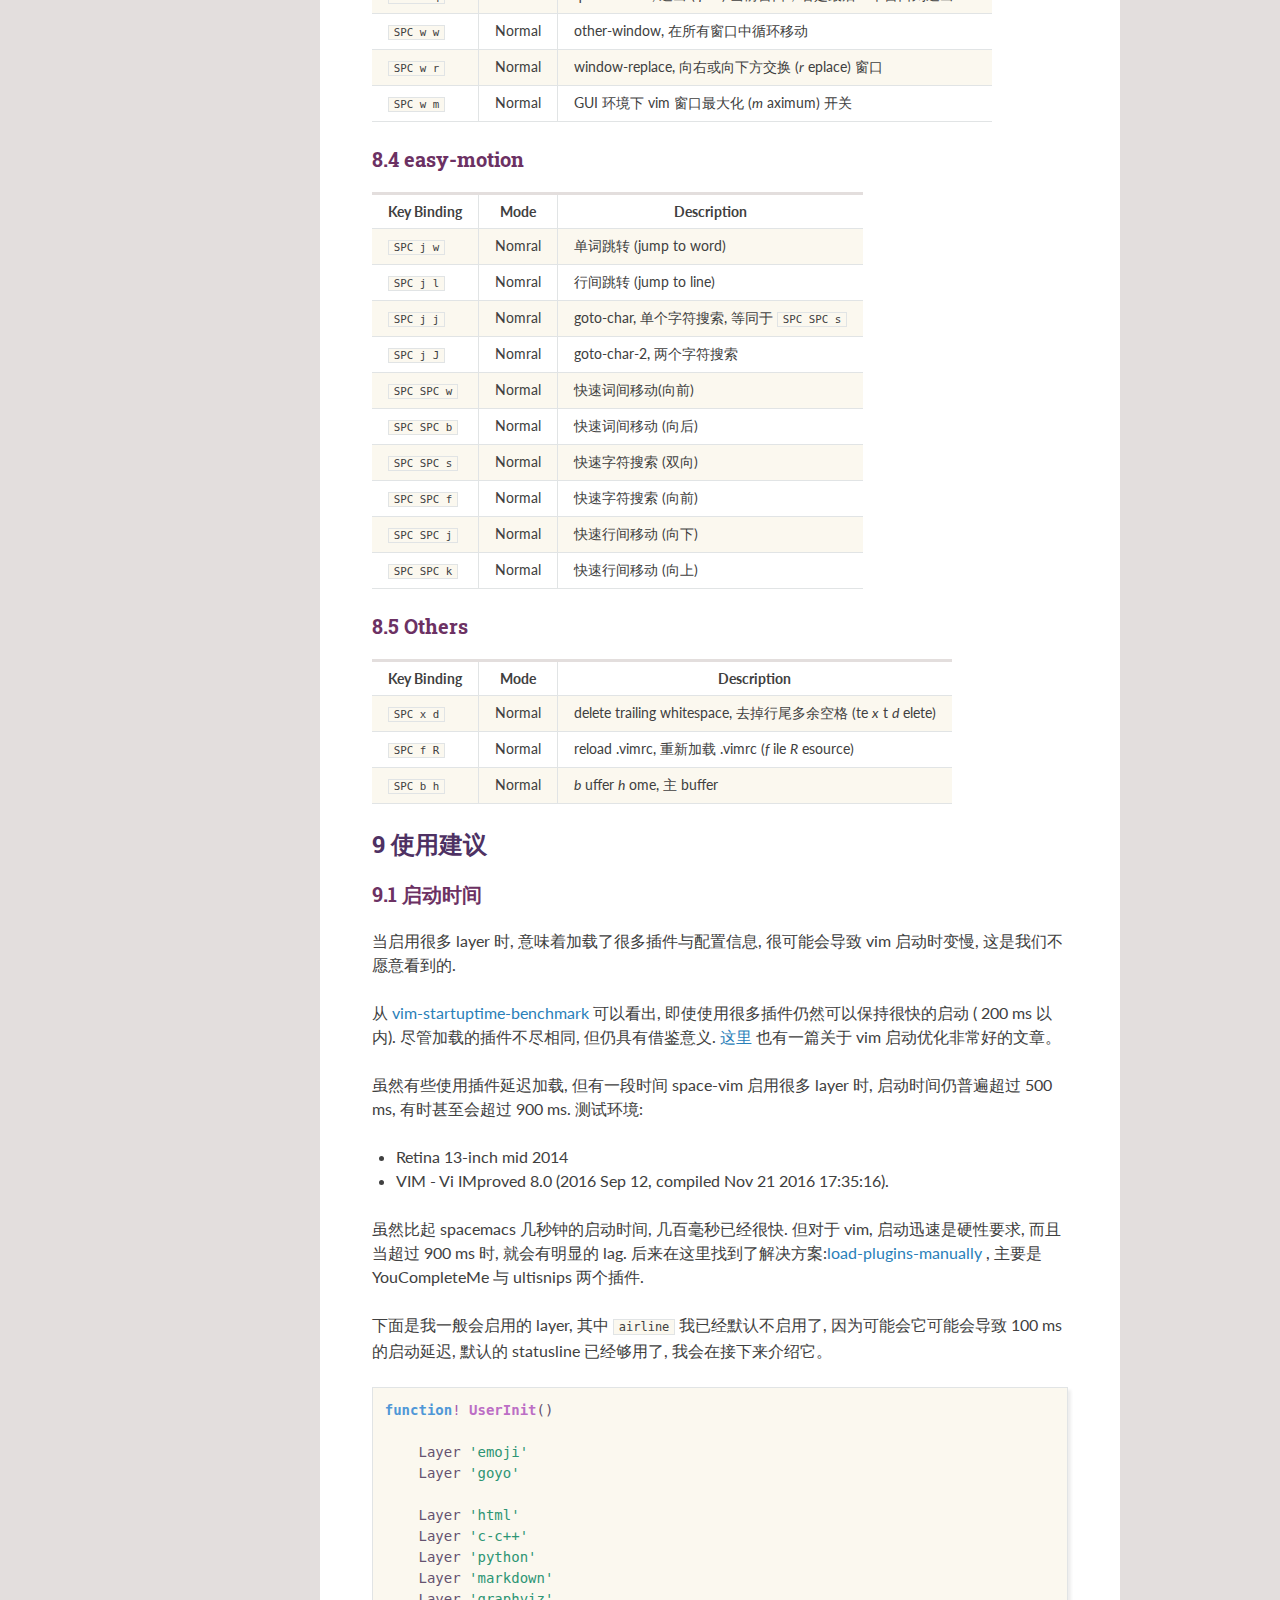
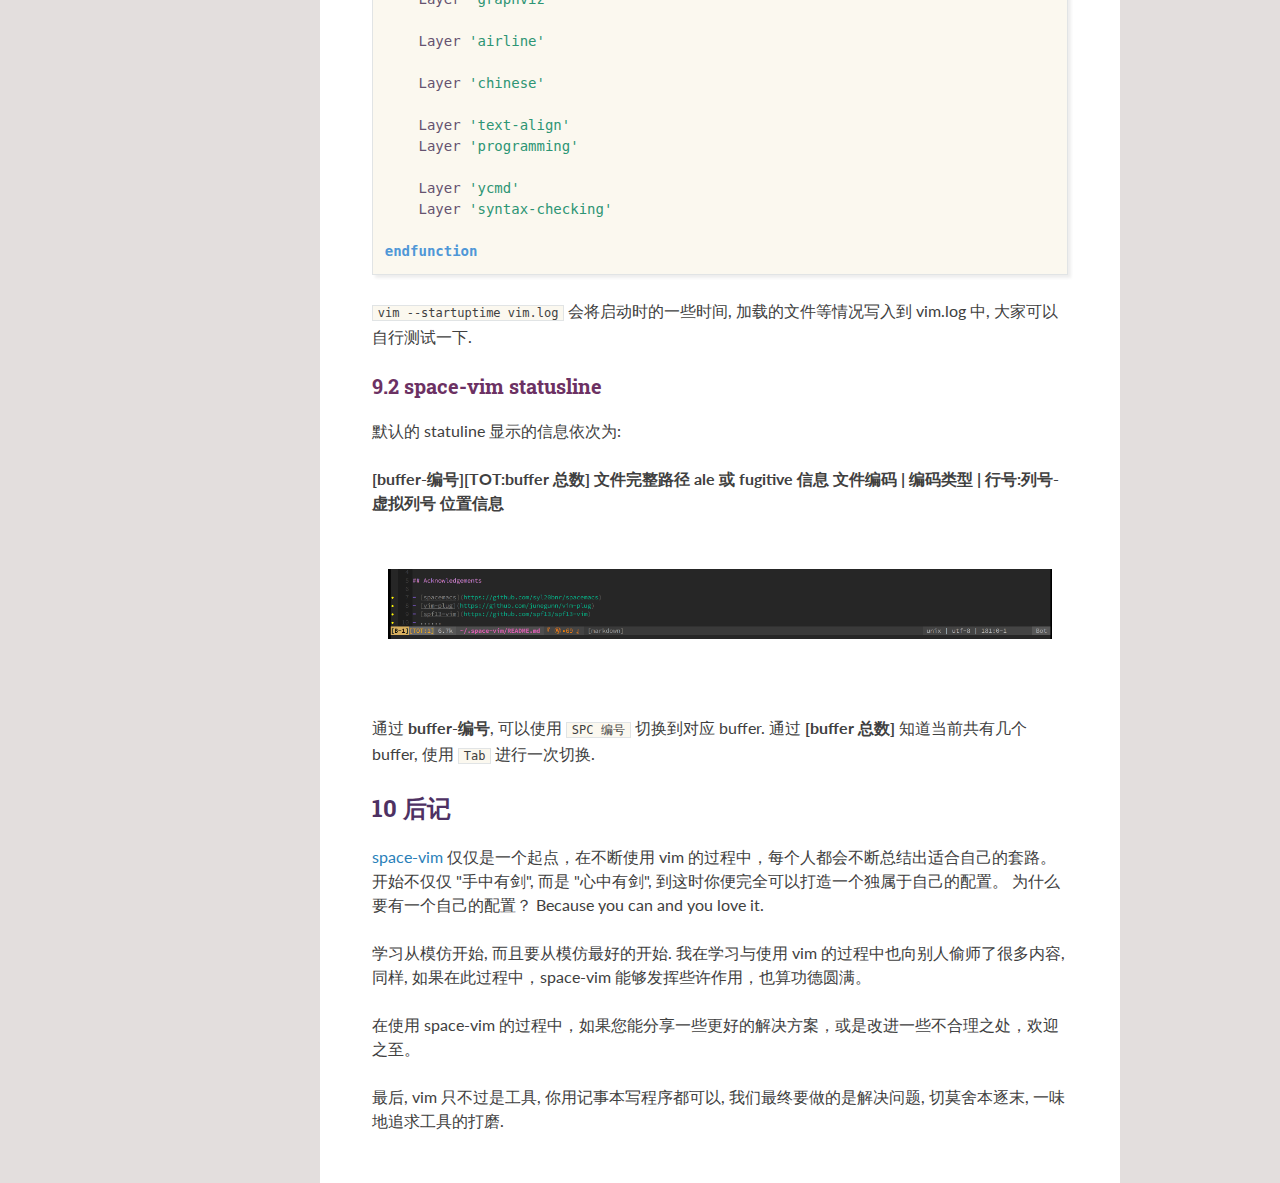
<file: docs/org/tutorial_cn.html>
<?xml version="1.0" encoding="utf-8"?>
<!DOCTYPE html PUBLIC "-//W3C//DTD XHTML 1.0 Strict//EN"
"http://www.w3.org/TR/xhtml1/DTD/xhtml1-strict.dtd">
<html xmlns="http://www.w3.org/1999/xhtml" lang="en" xml:lang="en">
<head>
<!-- 2016-12-31 Sat 13:12 -->
<meta  http-equiv="Content-Type" content="text/html;charset=utf-8" />
<meta  name="viewport" content="width=device-width, initial-scale=1" />
<title></title>
<meta  name="generator" content="Org-mode" />
<meta  name="author" content="Liu-Cheng Xu" />
<style type="text/css">
 <!--/*--><![CDATA[/*><!--*/
  .title  { text-align: center;
             margin-bottom: .2em; }
  .subtitle { text-align: center;
              font-size: medium;
              font-weight: bold;
              margin-top:0; }
  .todo   { font-family: monospace; color: red; }
  .done   { font-family: monospace; color: green; }
  .priority { font-family: monospace; color: orange; }
  .tag    { background-color: #eee; font-family: monospace;
            padding: 2px; font-size: 80%; font-weight: normal; }
  .timestamp { color: #bebebe; }
  .timestamp-kwd { color: #5f9ea0; }
  .org-right  { margin-left: auto; margin-right: 0px;  text-align: right; }
  .org-left   { margin-left: 0px;  margin-right: auto; text-align: left; }
  .org-center { margin-left: auto; margin-right: auto; text-align: center; }
  .underline { text-decoration: underline; }
  #postamble p, #preamble p { font-size: 90%; margin: .2em; }
  p.verse { margin-left: 3%; }
  pre {
    border: 1px solid #ccc;
    box-shadow: 3px 3px 3px #eee;
    padding: 8pt;
    font-family: monospace;
    overflow: auto;
    margin: 1.2em;
  }
  pre.src {
    position: relative;
    overflow: visible;
    padding-top: 1.2em;
  }
  pre.src:before {
    display: none;
    position: absolute;
    background-color: white;
    top: -10px;
    right: 10px;
    padding: 3px;
    border: 1px solid black;
  }
  pre.src:hover:before { display: inline;}
  pre.src-sh:before    { content: 'sh'; }
  pre.src-bash:before  { content: 'sh'; }
  pre.src-emacs-lisp:before { content: 'Emacs Lisp'; }
  pre.src-R:before     { content: 'R'; }
  pre.src-perl:before  { content: 'Perl'; }
  pre.src-java:before  { content: 'Java'; }
  pre.src-sql:before   { content: 'SQL'; }

  table { border-collapse:collapse; }
  caption.t-above { caption-side: top; }
  caption.t-bottom { caption-side: bottom; }
  td, th { vertical-align:top;  }
  th.org-right  { text-align: center;  }
  th.org-left   { text-align: center;   }
  th.org-center { text-align: center; }
  td.org-right  { text-align: right;  }
  td.org-left   { text-align: left;   }
  td.org-center { text-align: center; }
  dt { font-weight: bold; }
  .footpara { display: inline; }
  .footdef  { margin-bottom: 1em; }
  .figure { padding: 1em; }
  .figure p { text-align: center; }
  .inlinetask {
    padding: 10px;
    border: 2px solid gray;
    margin: 10px;
    background: #ffffcc;
  }
  #org-div-home-and-up
   { text-align: right; font-size: 70%; white-space: nowrap; }
  textarea { overflow-x: auto; }
  .linenr { font-size: smaller }
  .code-highlighted { background-color: #ffff00; }
  .org-info-js_info-navigation { border-style: none; }
  #org-info-js_console-label
    { font-size: 10px; font-weight: bold; white-space: nowrap; }
  .org-info-js_search-highlight
    { background-color: #ffff00; color: #000000; font-weight: bold; }
  /*]]>*/-->
</style>
<link rel="stylesheet" type="text/css" href="http://www.pirilampo.org/styles/readtheorg/css/htmlize.css"/>
<link rel="stylesheet" type="text/css" href="http://www.pirilampo.org/styles/readtheorg/css/readtheorg.css"/>
<script src="https://ajax.googleapis.com/ajax/libs/jquery/2.1.3/jquery.min.js"></script>
<script src="https://maxcdn.bootstrapcdn.com/bootstrap/3.3.4/js/bootstrap.min.js"></script>
<script type="text/javascript" src="http://www.pirilampo.org/styles/lib/js/jquery.stickytableheaders.js"></script>
<script type="text/javascript" src="http://www.pirilampo.org/styles/readtheorg/js/readtheorg.js"></script>
<link rel="stylesheet" type="text/css" href="readtheorg.css"/>
<script type="text/javascript">
/*
@licstart  The following is the entire license notice for the
JavaScript code in this tag.

Copyright (C) 2012-2013 Free Software Foundation, Inc.

The JavaScript code in this tag is free software: you can
redistribute it and/or modify it under the terms of the GNU
General Public License (GNU GPL) as published by the Free Software
Foundation, either version 3 of the License, or (at your option)
any later version.  The code is distributed WITHOUT ANY WARRANTY;
without even the implied warranty of MERCHANTABILITY or FITNESS
FOR A PARTICULAR PURPOSE.  See the GNU GPL for more details.

As additional permission under GNU GPL version 3 section 7, you
may distribute non-source (e.g., minimized or compacted) forms of
that code without the copy of the GNU GPL normally required by
section 4, provided you include this license notice and a URL
through which recipients can access the Corresponding Source.


@licend  The above is the entire license notice
for the JavaScript code in this tag.
*/
<!--/*--><![CDATA[/*><!--*/
 function CodeHighlightOn(elem, id)
 {
   var target = document.getElementById(id);
   if(null != target) {
     elem.cacheClassElem = elem.className;
     elem.cacheClassTarget = target.className;
     target.className = "code-highlighted";
     elem.className   = "code-highlighted";
   }
 }
 function CodeHighlightOff(elem, id)
 {
   var target = document.getElementById(id);
   if(elem.cacheClassElem)
     elem.className = elem.cacheClassElem;
   if(elem.cacheClassTarget)
     target.className = elem.cacheClassTarget;
 }
/*]]>*///-->
</script>
</head>
<body>
<div id="content">
<div id="table-of-contents">
<h2>Table of Contents</h2>
<div id="text-table-of-contents">
<ul>
<li><a href="#orgheadline4">1. 前言</a>
<ul>
<li><a href="#orgheadline1">1.1. 什么是 layer</a></li>
<li><a href="#orgheadline2">1.2. 为什么使用空格键作为前缀建</a></li>
<li><a href="#orgheadline3">1.3. 为什么使用 hjkl 作为方向键</a></li>
</ul>
</li>
<li><a href="#orgheadline5">2. 运行截图</a></li>
<li><a href="#orgheadline6">3. 适用人群</a></li>
<li><a href="#orgheadline14">4. 开始使用</a>
<ul>
<li><a href="#orgheadline11">4.1. 安装工作</a>
<ul>
<li><a href="#orgheadline7">4.1.1. 满足 “要求” 的 vim</a></li>
<li><a href="#orgheadline8">4.1.2. 第三方工具</a></li>
<li><a href="#orgheadline9">4.1.3. 安装字体</a></li>
<li><a href="#orgheadline10">4.1.4. 字体设置</a></li>
</ul>
</li>
<li><a href="#orgheadline12">4.2. 启用 layer</a></li>
<li><a href="#orgheadline13">4.3. 禁用部分插件</a></li>
</ul>
</li>
<li><a href="#orgheadline15">5. 个性化</a></li>
<li><a href="#orgheadline16">6. 更新</a></li>
<li><a href="#orgheadline19">7. 默认安装</a>
<ul>
<li><a href="#orgheadline17">7.1. better-defaults</a></li>
<li><a href="#orgheadline18">7.2. unite</a></li>
</ul>
</li>
<li><a href="#orgheadline25">8. 基础键位</a>
<ul>
<li><a href="#orgheadline20">8.1. Basic</a></li>
<li><a href="#orgheadline21">8.2. Buffer</a></li>
<li><a href="#orgheadline22">8.3. Window</a></li>
<li><a href="#orgheadline23">8.4. easy-motion</a></li>
<li><a href="#orgheadline24">8.5. Others</a></li>
</ul>
</li>
<li><a href="#orgheadline28">9. 使用建议</a>
<ul>
<li><a href="#orgheadline26">9.1. 启动时间</a></li>
<li><a href="#orgheadline27">9.2. space-vim statusline</a></li>
</ul>
</li>
<li><a href="#orgheadline29">10. 后记</a></li>
</ul>
</div>
</div>

<div id="outline-container-orgheadline4" class="outline-2">
<h2 id="orgheadline4"><span class="section-number-2">1</span> 前言</h2>
<div class="outline-text-2" id="text-1">
</div><div id="outline-container-orgheadline1" class="outline-3">
<h3 id="orgheadline1"><span class="section-number-3">1.1</span> 什么是 layer</h3>
<div class="outline-text-3" id="text-1-1">
<p>
layer, 名词有 "层次", 动词有 "分层" 的意思, 其实很简单, layer 这个概念不过是为了井然有序, 便于进一步的处理而已。就像计算机网络有应用层, 传输层等等, 每个 layer 有自己的职能。<a href="https://github.com/liuchengxu/space-vim">space-vim</a> 中一个 layer 不过是针对某方面的 vim 配置与插件的集合.
</p>

<p>
在 <a href="https://github.com/liuchengxu/space-vim">space-vim</a> 中, 像如下的 c-c++, graphviz, html 等等都为一个 <i>layer</i>. layer 的上一级目录, 比如 python layer 的上一级目录 +lang, 可称之为 topic. topic 下的内容均可认为是一个 layer.
</p>

<pre class="example">
layers
├── +lang
│   ├── c-c++
│   ├── graphviz
│   ├── html
│   ├── markdown
│   └── python
├── +themes
│   ├── airline
│   └── lightline
├── +tools
│   ├── fzf
│   └── ycmd
├── +version-control
│   ├── git
│   └── github
├── +vim
│   ├── better-defaults
│   ├── programming
│   └── text-align
└── LAYERS.md
</pre>

<p>
一个 layer 通常由 3 个部分组成, README.md 为其简要介绍, config.vim 为针对该 layer 的配置信息, packages.vim 为支持该 layer 所需安装的一些插件.
</p>

<pre class="example">
python
├── README.md
├── config.vim
└── packages.vim
</pre>

<table border="2" cellspacing="0" cellpadding="6" rules="groups" frame="hsides">


<colgroup>
<col  class="org-left" />

<col  class="org-left" />
</colgroup>
<thead>
<tr>
<th scope="col" class="org-left">Layer Component</th>
<th scope="col" class="org-left">Description</th>
</tr>
</thead>
<tbody>
<tr>
<td class="org-left">README.md</td>
<td class="org-left">layer 的简要介绍</td>
</tr>

<tr>
<td class="org-left">config.vim</td>
<td class="org-left">针对 layer 的配置信息</td>
</tr>

<tr>
<td class="org-left">packages.vim</td>
<td class="org-left">支持该 layer 所需的一些插件</td>
</tr>
</tbody>
</table>
</div>
</div>

<div id="outline-container-orgheadline2" class="outline-3">
<h3 id="orgheadline2"><span class="section-number-3">1.2</span> 为什么使用空格键作为前缀建</h3>
<div class="outline-text-3" id="text-1-2">
<p>
<a href="https://github.com/liuchengxu/space-vim">space-vim</a> 的前缀键 (Leader key) 设置为空格键，取自 <a href="https://github.com/syl20bnr/spacemacs">spacemacs</a>. 当然了，在 spacemacs 之前就已经有很多人这么设置了, 它不是第一个，但是它的流行影响了很多人对 Leader key 的设置。
</p>

<p>
spacemacs 除了外观漂亮，社区驱动等等优点，主打 evil 并用空格键作为其前缀键可能也是其中一个成功的卖点，因为真的可以减轻手指负担，毕竟 "触手可及".
</p>

<div class="org-src-container">

<pre class="src src-vimrc"><span style="color: #4f97d7; font-weight: bold;">let</span> <span style="color: #7590db;">g:mapleader</span><span style="color: #a45bad;">=</span><span style="color: #2d9574;">"\&lt;Space&gt;"</span>
</pre>
</div>

<p>
从现代键盘设计的角度看，空格键理应受到优待, 毕竟一个人在 “VIP” 区占了好几个位. 即使 HHKB 这样的神器，也有空格键的一席之地.
</p>


<div class="figure">
<p><img src="../img/hhkb.jpg" alt="hhkb.jpg" />
</p>
<p><span class="figure-number">Figure 1:</span> HHKB keyboard</p>
</div>
</div>
</div>

<div id="outline-container-orgheadline3" class="outline-3">
<h3 id="orgheadline3"><span class="section-number-3">1.3</span> 为什么使用 hjkl 作为方向键</h3>
<div class="outline-text-3" id="text-1-3">
<p>
关于 vim 自身的键位设定，刚开始时可能会觉得很奇怪, 为什么要用这几个键作为方向键呢? 这是因为以前的键盘长这样:
</p>


<div class="figure">
<p><img src="../img/ancient_keyboard.png" alt="ancient_keyboard.png" />
</p>
<p><span class="figure-number">Figure 2:</span> Lear Siegler's ADM-3A computer terminal's full keyboard</p>
</div>


<div class="figure">
<p><img src="../img/ADM-3A.png" alt="ADM-3A.png" />
</p>
</div>

<p>
看到这个，也就应该能够理解为什么 vim 使用 hjkl 作为方向键，因为物理条件就是这样, 没得选. 参见 <a href="http://www.catonmat.net/blog/why-vim-uses-hjkl-as-arrow-keys/">why-vim-uses-hjkl-as-arrow-keys</a> .
</p>
</div>
</div>
</div>

<div id="outline-container-orgheadline5" class="outline-2">
<h2 id="orgheadline5"><span class="section-number-2">2</span> 运行截图</h2>
<div class="outline-text-2" id="text-2">

<div class="figure">
<p><img src="../img/screenshot.png" alt="screenshot.png" />
</p>
<p><span class="figure-number">Figure 4:</span> python</p>
</div>

<p>
以上截图可能并非最新版本，仅供参考。
</p>
</div>
</div>

<div id="outline-container-orgheadline6" class="outline-2">
<h2 id="orgheadline6"><span class="section-number-2">3</span> 适用人群</h2>
<div class="outline-text-2" id="text-3">
<ul class="org-ul">
<li>vim 初学者. 如果是老司机, 选择感兴趣的部分看看就好.</li>
<li>同时使用 vim 与 spacemacs, 并且希望 vim 不那么 “寒碜”。</li>
<li>惯用 Terminal vim, 而不是 GUI vim.</li>
</ul>
<p>
虽然大部分设置 terminal 与 GUI 通用, 但因为我基本不使用 GUI vim, 所以仍然会有些设置可能对 GUI vim 不那么友好. 不过非常欢迎您帮助改进 GUI vim 下的一些潜在问题.
</p>
</div>
</div>

<div id="outline-container-orgheadline14" class="outline-2">
<h2 id="orgheadline14"><span class="section-number-2">4</span> 开始使用</h2>
<div class="outline-text-2" id="text-4">
</div><div id="outline-container-orgheadline11" class="outline-3">
<h3 id="orgheadline11"><span class="section-number-3">4.1</span> 安装工作</h3>
<div class="outline-text-3" id="text-4-1">
<p>
又想马儿跑，又要马儿不吃草，那是不太现实的，所以要想要 <a href="https://github.com/liuchengxu/space-vim">space-vim</a> 的体验好一些，一些准备工作必不可少.
</p>
</div>

<div id="outline-container-orgheadline7" class="outline-4">
<h4 id="orgheadline7"><span class="section-number-4">4.1.1</span> 满足 “要求” 的 vim</h4>
<div class="outline-text-4" id="text-4-1-1">
<p>
所谓要求，是指有些插件需要 vim 在编译时必须包含某项特性 (feature)，比如 ycmd layer 中使用的 <a href="https://github.com/Valloric/YouCompleteMe">YouCompleteMe</a> 要求 vim 得有 python 支持。如果使用 NeoVim 可以直接跳过这一节, 因为 NeoVim 默认编译时包含全部特性.
</p>

<p>
terminal 中输入 <code>vim --version</code>, 可以看到一串信息，下面显示的是我使用 brew 安装的 vim, 带 "+" 说明该 feature 有了， 带 "-" 说明没有，比如下面的 +python3 说明支持 python3. 安装时还是保险一点，什么 lua, python , clipboard都装上, 以免后患。
</p>

<div class="org-src-container">

<pre class="src src-sh">$ vim --version
VIM - Vi IMproved <span style="color: #a45bad;">8.0</span> <span style="color: #4f97d7;">(</span><span style="color: #a45bad;">2016</span> Sep <span style="color: #a45bad;">12,</span> compiled Nov <span style="color: #a45bad;">21</span> <span style="color: #a45bad;">2016</span> <span style="color: #a45bad;">17:35:16</span><span style="color: #4f97d7;">)</span>
MacOS X <span style="color: #4f97d7;">(</span>unix<span style="color: #4f97d7;">)</span> version
Included patches: <span style="color: #a45bad;">1-94</span>
Compiled by Homebrew
Huge version without GUI.  Features included <span style="color: #4f97d7;">(</span>+<span style="color: #4f97d7;">)</span> or not <span style="color: #4f97d7;">(</span>-<span style="color: #4f97d7;">)</span>:
+acl             +file_in_path    +mouse_sgr       +tag_old_static
+arabic          +find_in_path    -mouse_sysmouse  -tag_any_white
+autocmd         +float           +mouse_urxvt     -tcl
-balloon_eval    +folding         +mouse_xterm     +termguicolors
-browse          -footer          +multi_byte      +terminfo
++builtin_terms  +fork<span style="color: #4f97d7;">()</span>          +multi_lang      +termresponse
+byte_offset     -gettext         -mzscheme        +textobjects
+channel         -hangul_input    +netbeans_intg   +timers
+cindent         +iconv           +num64           +title
-clientserver    +insert_expand   +packages        -toolbar
+clipboard       +job             +path_extra      +user_commands
+cmdline_compl   +jumplist        +perl            +vertsplit
+cmdline_hist    +keymap          +persistent_undo +virtualedit
+cmdline_info    +lambda          +postscript      +visual
+comments        +langmap         +printer         +visualextra
+conceal         +libcall         +profile         +viminfo
+cryptv          +linebreak       -python          +vreplace
+cscope          +lispindent      +python3         +wildignore
+cursorbind      +listcmds        +quickfix        +wildmenu
+cursorshape     +localmap        +reltime         +windows
+dialog_con      +lua             +rightleft       +writebackup
+diff            +menu            +ruby            -X11
+digraphs        +mksession       +scrollbind      -xfontset
-dnd             +modify_fname    +signs           -xim
-ebcdic          +mouse           +smartindent     -xpm
+emacs_tags      -mouseshape      +startuptime     -xsmp
+eval            +mouse_dec       +statusline      -xterm_clipboard
+ex_extra        -mouse_gpm       -sun_workshop    -xterm_save
+extra_search    -mouse_jsbterm   +syntax
+farsi           +mouse_netterm   +tag_binary
system vimrc file: <span style="color: #2d9574;">"$VIM/vimrc"</span>
user vimrc file: <span style="color: #2d9574;">"$HOME/.vimrc"</span>
<span style="color: #a45bad;">2nd</span> user vimrc file: <span style="color: #2d9574;">"~/.vim/vimrc"</span>
user exrc file: <span style="color: #2d9574;">"$HOME/.exrc"</span>
defaults file: <span style="color: #2d9574;">"$VIMRUNTIME/defaults.vim"</span>
fall-back for $<span style="color: #7590db;">VIM</span>: <span style="color: #2d9574;">"/usr/local/share/vim"</span>
Compilation: clang -c -I. -Iproto -DHAVE_CONFIG_H   -DMACOS_X_UNIX  -g -O2 -U_FORTIFY_SOURCE -D_FORTIFY_SOURCE=<span style="color: #a45bad;">1</span>
Linking: clang   -L. -L/usr/local/lib  -L/usr/local/lib -o vim        -lm  -lncurses -liconv -framework Cocoa  -L/usr/local/lib -llua -fstack-protector  -L/System/Library/Perl/5.18/darwin-thread-multi-2level/CORE -lperl  -L/usr/local/opt/python3/Frameworks/Python.framework/Versions/3.5/lib/python3.5/config-3.5m -lpython3.5m -framework CoreFoundation  -lruby.2.0.0 -lobjc
</pre>
</div>

<p>
macOS 下使用 brew 安装 vim 非常方便, 其他平台下可以自行搜索更多内容, 网络上有很多指引.
</p>
</div>
</div>

<div id="outline-container-orgheadline8" class="outline-4">
<h4 id="orgheadline8"><span class="section-number-4">4.1.2</span> 第三方工具</h4>
<div class="outline-text-4" id="text-4-1-2">
<p>
比如语法检查时用到的各种 linter, python 代码格式化时用到的 yapf。具体这些工具如何安装，在需要时自行安装即可。
</p>
</div>
</div>

<div id="outline-container-orgheadline9" class="outline-4">
<h4 id="orgheadline9"><span class="section-number-4">4.1.3</span> 安装字体</h4>
<div class="outline-text-4" id="text-4-1-3">
<p>
要想界面漂亮，字体可能也是不可或缺, 况且安装也不是很复杂。
</p>

<p>
对于 airline layer 中使用的 <a href="https://github.com/vim-airline/vim-airline">vim-airline</a> 最好搭配 <a href="https://github.com/powerline/fonts">powerline fonts</a> 字体， space-vim 默认不使用. 推荐安装:
</p>

<div class="org-src-container">

<pre class="src src-sh">$ git clone https://github.com/powerline/fonts.git ~/.fonts
$ sh ~/.fonts/install.sh
</pre>
</div>

<p>
powerline font 安装完成后，在 <code>.spacevim</code> 中启用字体：
</p>

<div class="org-src-container">

<pre class="src src-vim">let g:airline_powerline_fonts=1
</pre>
</div>
</div>
</div>

<div id="outline-container-orgheadline10" class="outline-4">
<h4 id="orgheadline10"><span class="section-number-4">4.1.4</span> 字体设置</h4>
<div class="outline-text-4" id="text-4-1-4">
<p>
GUI 环境下, 可直接在 vim 的配置文件进行设置. 
</p>

<p>
终端环境下 vim 的字体服从于 terminal 的字体设置，因此安装完成后, 需要在 terminal 的字体设置中启用带有 for powerline 样式的字体，否则在启用 airline 时可能会出现状态栏乱码. 
下图为 iterm2 中的字体设置：
</p>


<div class="figure">
<p><img src="../img/iterm2_powerline_setting.png" alt="iterm2_powerline_setting.png" />
</p>
<p><span class="figure-number">Figure 5:</span> iterm2 font setting</p>
</div>
</div>
</div>
</div>

<div id="outline-container-orgheadline12" class="outline-3">
<h3 id="orgheadline12"><span class="section-number-3">4.2</span> 启用 layer</h3>
<div class="outline-text-3" id="text-4-2">
<p>
启用 layer 非常简单，使用一键安装脚本安装<a href="https://github.com/liuchengxu/space-vim"> space-vim</a> 时会自动在当前用户目录下生成一个 <code>.spacevim</code> ，可在其中的 <code>UserInit()</code> 部分进行启用已有的 layer, 也可以在里面放置 space-vim 没有的插件：
</p>

<p>
<b>每个 layer 下，通常附有一个 README 以简要说明，请在启用该 layer 时进行查阅</b> 。
</p>

<div class="org-src-container">

<pre class="src src-vimrc"><span style="color: #4f97d7; font-weight: bold;">function</span><span style="color: #a45bad;">!</span> <span style="color: #bc6ec5; font-weight: bold;">UserInit</span>()

    Layer <span style="color: #2d9574;">'fzf'</span>
    Layer <span style="color: #2d9574;">'ycmd'</span>
    Layer <span style="color: #2d9574;">'syntax-checking'</span>

    Layer <span style="color: #2d9574;">'emoji'</span>
    Layer <span style="color: #2d9574;">'goyo'</span>

    Layer <span style="color: #2d9574;">'html'</span>
    Layer <span style="color: #2d9574;">'python'</span>
    Layer <span style="color: #2d9574;">'markdown'</span>
    Layer <span style="color: #2d9574;">'c-c++'</span>

    Plug <span style="color: #2d9574;">'extr0py/oni'</span>

<span style="color: #4f97d7; font-weight: bold;">endfunction</span>
</pre>
</div>

<p>
<b>注意，如果是首次启用一个 layer，需要执行 <code>SPC f R</code>, 或者 <code>:so $MYVIMRC</code>, 或者退出在打开 vim, 重新加载 .vimrc 并执行 <code>:PlugInstall</code> 安装所需的相关插件</b> 。
</p>
</div>
</div>

<div id="outline-container-orgheadline13" class="outline-3">
<h3 id="orgheadline13"><span class="section-number-3">4.3</span> 禁用部分插件</h3>
<div class="outline-text-3" id="text-4-3">
<p>
使用 <code>Layer</code> 命令可以加载 layer, 但是如果不想加载 layer 中的所有插件, 可以使用 <code>Exclude</code> 命令禁用, 比如不想要 'Shougo/denite.nvim':
</p>

<div class="org-src-container">

<pre class="src src-vimrc">Exclude <span style="color: #2d9574;">'Shougo/denite.nvim'</span>
</pre>
</div>
</div>
</div>
</div>

<div id="outline-container-orgheadline15" class="outline-2">
<h2 id="orgheadline15"><span class="section-number-2">5</span> 个性化</h2>
<div class="outline-text-2" id="text-5">
<p>
上面说了可以在 <code>UserInit()</code> 中放置自己的插件, 此外在 <code>.spacevim</code> 中还有个 <code>UserConfig()</code> ，可以将一些个性化配置放在这里。比如想换个主题, 自定义一些快捷键等：
</p>

<div class="org-src-container">

<pre class="src src-vimrc"><span style="color: #4f97d7; font-weight: bold;">function</span><span style="color: #a45bad;">!</span> <span style="color: #bc6ec5; font-weight: bold;">UserConfig</span>()

    color molokai
    <span style="color: #4f97d7; font-weight: bold;">nnoremap</span> Q :<span style="color: #4f97d7; font-weight: bold;">qa</span><span style="color: #a45bad;">!&lt;</span>CR<span style="color: #a45bad;">&gt;</span>

<span style="color: #4f97d7; font-weight: bold;">endfunction</span>
</pre>
</div>

<p>
如果个性化配置比较多，也可以放在 private 目录下。private 可看做是一个 layer, 里面可以有 config.vim 与 packages.vim 这两个文件。如果这两个文件存在，space-vim 也会在启动时进行加载。
</p>
</div>
</div>

<div id="outline-container-orgheadline16" class="outline-2">
<h2 id="orgheadline16"><span class="section-number-2">6</span> 更新</h2>
<div class="outline-text-2" id="text-6">
<p>
对于 vim 插件的更新，自然是通过插件管理器 vim-plug 提供的相关命令 <code>:PlugUpdate</code> 。
</p>

<p>
对于 <a href="https://github.com/liuchengxu/space-vim">space-vim</a> , 可以进入 <code>path/to/.space-vim</code> 执行 <code>git pull origin master</code> 。
</p>

<div class="org-src-container">

<pre class="src src-sh">$ git pull origin master
</pre>
</div>
</div>
</div>

<div id="outline-container-orgheadline19" class="outline-2">
<h2 id="orgheadline19"><span class="section-number-2">7</span> 默认安装</h2>
<div class="outline-text-2" id="text-7">
<p>
默认启用了 3 个 layer:
</p>

<div class="org-src-container">

<pre class="src src-vimrc">Layer <span style="color: #2d9574;">'fzf'</span>
Layer <span style="color: #2d9574;">'unite'</span>
Layer <span style="color: #2d9574;">'better-defaults'</span>
</pre>
</div>

<p>
一个尽快上手最重要的快捷键: <code>SPC ?</code> , 使用空格键加问号查看现有的键位绑定, 打开后可使用 <code>Ctrl j</code>, <code>Ctrl k</code> 进行上下选择, <code>Ctrl c</code> 退出, 也可直接输入进行模糊查找:
</p>


<div class="figure">
<p><img src="../img/maps.png" alt="maps.png" />
</p>
<p><span class="figure-number">Figure 6:</span> <code>SPC ?</code> key maps</p>
</div>

<p>
从图中可以看到键位映射，比如挑一个 <code>&lt;Space&gt;bp</code>, 后面跟着该快捷键对应的命令 <code>:bprevious&lt;CR&gt;</code>, 意为 buffer previous, 即跳转前一个 buffer. 后面还跟着定义该快捷键的文件, 来自 “vim-better-default/plugin/default.vim”。 不熟悉时，可以将快捷键都看一下。（图中可以看出我正在 tmux 中使用 vim, 如果不是，那么执行这个操作的窗口会比较大，不要惊讶。）
</p>

<p>
<code>SPC ?</code> 实际映射的命令是 <a href="https://github.com/junegunn/fzf.vim">fzf.vim</a> 的 <code>:Maps</code>, 因此 fzf layer 实际是为了支持 unite layer. 不过其中安装的 <a href="https://github.com/junegunn/fzf">fzf</a> 除了可在 vim 中，也可在 terminal 中使用。 
</p>

<p>
更多内容请直接查看 layer 下的 README, config.vim 与 packages.vim.
</p>
</div>

<div id="outline-container-orgheadline17" class="outline-3">
<h3 id="orgheadline17"><span class="section-number-3">7.1</span> better-defaults</h3>
<div class="outline-text-3" id="text-7-1">
<p>
一些 “人性化” 设置和基本的键位映射，包括 buffer, window, esay-motion 快速移动等操作。了解 better-defaults 下面的键位设置非常重要，因为这些是所有快捷键设定的重要组成部分.
</p>
</div>
</div>

<div id="outline-container-orgheadline18" class="outline-3">
<h3 id="orgheadline18"><span class="section-number-3">7.2</span> unite</h3>
<div class="outline-text-3" id="text-7-2">
<p>
unite layer 主要希望提供一个界面来选择一些不太常用或稍复杂的命令.
</p>
</div>
</div>
</div>

<div id="outline-container-orgheadline25" class="outline-2">
<h2 id="orgheadline25"><span class="section-number-2">8</span> 基础键位</h2>
<div class="outline-text-2" id="text-8">
</div><div id="outline-container-orgheadline20" class="outline-3">
<h3 id="orgheadline20"><span class="section-number-3">8.1</span> Basic</h3>
<div class="outline-text-3" id="text-8-1">
<table border="2" cellspacing="0" cellpadding="6" rules="groups" frame="hsides">


<colgroup>
<col  class="org-left" />

<col  class="org-left" />

<col  class="org-left" />
</colgroup>
<thead>
<tr>
<th scope="col" class="org-left">Key Binding</th>
<th scope="col" class="org-left">Mode</th>
<th scope="col" class="org-left">Description</th>
</tr>
</thead>
<tbody>
<tr>
<td class="org-left"><code>SPC q</code></td>
<td class="org-left">Normal</td>
<td class="org-left"><i>q</i> uit, 退出</td>
</tr>

<tr>
<td class="org-left"><code>SPC Q</code></td>
<td class="org-left">Normal</td>
<td class="org-left">quit without saving, 不保存强制退出</td>
</tr>

<tr>
<td class="org-left"><code>SPC d</code></td>
<td class="org-left">Normal</td>
<td class="org-left">go <i>d</i> own half page, 向下移动半屏</td>
</tr>

<tr>
<td class="org-left"><code>SPC u</code></td>
<td class="org-left">Normal</td>
<td class="org-left">go <i>u</i> p half page, 向上移动半屏</td>
</tr>

<tr>
<td class="org-left"><code>SPC s c</code></td>
<td class="org-left">Normal</td>
<td class="org-left"><i>s</i> earch result highlight <i>c</i> ountermand, 取消搜索结果高亮</td>
</tr>

<tr>
<td class="org-left"><code>SPC t p</code></td>
<td class="org-left">Normal</td>
<td class="org-left"><i>t</i> oggle <i>p</i> astemode, 粘贴模式开关</td>
</tr>

<tr>
<td class="org-left"><code>Ctrl j</code></td>
<td class="org-left"><i>Insert</i></td>
<td class="org-left"><i>j</i>, 向下移动</td>
</tr>

<tr>
<td class="org-left"><code>Ctrl k</code></td>
<td class="org-left"><i>Insert</i></td>
<td class="org-left"><i>k</i>, 向上移动</td>
</tr>

<tr>
<td class="org-left"><code>Ctrl h</code></td>
<td class="org-left"><i>Insert</i></td>
<td class="org-left"><i>h</i>, 向左移动</td>
</tr>

<tr>
<td class="org-left"><code>Ctrl l</code></td>
<td class="org-left"><i>Insert</i></td>
<td class="org-left"><i>l</i>, 向右移动</td>
</tr>

<tr>
<td class="org-left"><code>jj</code></td>
<td class="org-left"><i>Insert</i></td>
<td class="org-left"><code>\&lt;Esc&gt;</code></td>
</tr>

<tr>
<td class="org-left"><code>jk</code></td>
<td class="org-left"><i>Insert</i></td>
<td class="org-left"><code>\&lt;Esc&gt;</code></td>
</tr>

<tr>
<td class="org-left"><code>kk</code></td>
<td class="org-left"><i>Insert</i></td>
<td class="org-left"><code>\&lt;Esc&gt;</code></td>
</tr>

<tr>
<td class="org-left"><code>Ctrl h</code></td>
<td class="org-left"><i>Command</i></td>
<td class="org-left">&lt;left&gt;</td>
</tr>

<tr>
<td class="org-left"><code>Ctrl j</code></td>
<td class="org-left"><i>Command</i></td>
<td class="org-left">&lt;down&gt;, next command, 下一条历史命令</td>
</tr>

<tr>
<td class="org-left"><code>Ctrl k</code></td>
<td class="org-left"><i>Command</i></td>
<td class="org-left">&lt;up&gt;, previous command, 上一条历史命令</td>
</tr>

<tr>
<td class="org-left"><code>Ctrl l</code></td>
<td class="org-left"><i>Command</i></td>
<td class="org-left">&lt;right&gt;</td>
</tr>

<tr>
<td class="org-left"><code>Ctrl a</code></td>
<td class="org-left"><i>Command</i></td>
<td class="org-left">&lt;home&gt;, 行首</td>
</tr>

<tr>
<td class="org-left"><code>Ctrl e</code></td>
<td class="org-left"><i>Command</i></td>
<td class="org-left">&lt;end&gt;, 行尾</td>
</tr>

<tr>
<td class="org-left"><code>Ctrl d</code></td>
<td class="org-left"><i>Command</i></td>
<td class="org-left">&lt;delete&gt;</td>
</tr>

<tr>
<td class="org-left"><code>v</code></td>
<td class="org-left"><i>Visual</i></td>
<td class="org-left"><code>&lt;Esc&gt;</code></td>
</tr>

<tr>
<td class="org-left"><code>U</code></td>
<td class="org-left">Normal</td>
<td class="org-left">redo, 重做(对应  <code>u</code>  为撤销，undo)</td>
</tr>

<tr>
<td class="org-left"><code>H</code></td>
<td class="org-left">Normal</td>
<td class="org-left">beginning of line, 光标跳转到行首</td>
</tr>

<tr>
<td class="org-left"><code>L</code></td>
<td class="org-left">Normal</td>
<td class="org-left">end of line, 光标跳转到行尾</td>
</tr>

<tr>
<td class="org-left"><code>Y</code></td>
<td class="org-left">Normal</td>
<td class="org-left">yank from cursor to end of line, 从光标处复制到行尾</td>
</tr>

<tr>
<td class="org-left"><code>;</code></td>
<td class="org-left">Normal</td>
<td class="org-left"><code>:</code>, 快速进入 command mode</td>
</tr>

<tr>
<td class="org-left"><code>SPC f s</code></td>
<td class="org-left">Normal</td>
<td class="org-left"><i>f</i> ile <i>s</i> ave, 保存文件</td>
</tr>

<tr>
<td class="org-left"><code>SPC f [1-9]</code></td>
<td class="org-left">Normal</td>
<td class="org-left"><i>f</i> old level, 设置折叠层次，f 0 相当于全部折叠, f 9 相当于取消折叠全部展开</td>
</tr>
</tbody>
</table>
</div>
</div>

<div id="outline-container-orgheadline21" class="outline-3">
<h3 id="orgheadline21"><span class="section-number-3">8.2</span> Buffer</h3>
<div class="outline-text-3" id="text-8-2">
<table border="2" cellspacing="0" cellpadding="6" rules="groups" frame="hsides">


<colgroup>
<col  class="org-left" />

<col  class="org-left" />

<col  class="org-left" />
</colgroup>
<thead>
<tr>
<th scope="col" class="org-left">Key Binding</th>
<th scope="col" class="org-left">Mode</th>
<th scope="col" class="org-left">Description</th>
</tr>
</thead>
<tbody>
<tr>
<td class="org-left"><code>SPC [1-9]</code></td>
<td class="org-left">Normal</td>
<td class="org-left">switch to buffer with number [1-9], 切换至对应编号[1-9]对应缓冲区</td>
</tr>

<tr>
<td class="org-left"><code>SPC b p</code></td>
<td class="org-left">Normal</td>
<td class="org-left"><i>p</i> revious <i>b</i> uffer, 上一个缓冲区</td>
</tr>

<tr>
<td class="org-left"><code>SPC b n</code></td>
<td class="org-left">Normal</td>
<td class="org-left"><i>n</i> ext <i>b</i> uffer, 下一个缓冲区</td>
</tr>

<tr>
<td class="org-left"><code>&lt;Tab&gt;</code></td>
<td class="org-left">Normal</td>
<td class="org-left">switch buffer, equal to <code>SPC b n</code>, 等同于 <code>SPC b n</code></td>
</tr>

<tr>
<td class="org-left"><code>SPC b d</code></td>
<td class="org-left">Normal</td>
<td class="org-left"><i>d</i> elete current buffer, 删除当前缓冲区</td>
</tr>

<tr>
<td class="org-left"><code>SPC b k</code></td>
<td class="org-left">Normal</td>
<td class="org-left"><i>k</i> ill current buffer, 杀掉当前缓冲区</td>
</tr>
</tbody>
</table>
</div>
</div>

<div id="outline-container-orgheadline22" class="outline-3">
<h3 id="orgheadline22"><span class="section-number-3">8.3</span> Window</h3>
<div class="outline-text-3" id="text-8-3">
<table border="2" cellspacing="0" cellpadding="6" rules="groups" frame="hsides">


<colgroup>
<col  class="org-left" />

<col  class="org-left" />

<col  class="org-left" />
</colgroup>
<thead>
<tr>
<th scope="col" class="org-left">Key Binding</th>
<th scope="col" class="org-left">Mode</th>
<th scope="col" class="org-left">Description</th>
</tr>
</thead>
<tbody>
<tr>
<td class="org-left"><code>SPC w j</code></td>
<td class="org-left">Normal</td>
<td class="org-left">window-down, 移动至下方窗口</td>
</tr>

<tr>
<td class="org-left"><code>SPC w k</code></td>
<td class="org-left">Normal</td>
<td class="org-left">window-up, 移动至上方窗口</td>
</tr>

<tr>
<td class="org-left"><code>SPC w h</code></td>
<td class="org-left">Normal</td>
<td class="org-left">window-left, 移动至左侧窗口</td>
</tr>

<tr>
<td class="org-left"><code>SPC w l</code></td>
<td class="org-left">Normal</td>
<td class="org-left">window-right, 移动至右侧窗口</td>
</tr>

<tr>
<td class="org-left"><code>SPC w J</code></td>
<td class="org-left">Normal</td>
<td class="org-left">向下扩大当前窗口</td>
</tr>

<tr>
<td class="org-left"><code>SPC w K</code></td>
<td class="org-left">Normal</td>
<td class="org-left">向上扩大当前窗口</td>
</tr>

<tr>
<td class="org-left"><code>SPC w H</code></td>
<td class="org-left">Normal</td>
<td class="org-left">向右扩大当前窗口</td>
</tr>

<tr>
<td class="org-left"><code>SPC w L</code></td>
<td class="org-left">Normal</td>
<td class="org-left">向左扩大当前窗口</td>
</tr>

<tr>
<td class="org-left"><code>SPC w v</code></td>
<td class="org-left">Normal</td>
<td class="org-left">split-window-right, 竖直分割窗口</td>
</tr>

<tr>
<td class="org-left"><code>SPC w 2</code></td>
<td class="org-left">Normal</td>
<td class="org-left">layout-double-columns, 将窗口分割为两列，等同于 <code>SPC w v</code></td>
</tr>

<tr>
<td class="org-left"><code>SPC w s</code></td>
<td class="org-left">Normal</td>
<td class="org-left">split-window-below, 水平分割窗口， 等同于 <code>SPC w -</code></td>
</tr>

<tr>
<td class="org-left"><code>SPC w d</code></td>
<td class="org-left">Normal</td>
<td class="org-left">delete-window, 关闭 (cancel, 记 <i>d</i> elete) 当前窗口</td>
</tr>

<tr>
<td class="org-left"><code>SPC w q</code></td>
<td class="org-left">Normal</td>
<td class="org-left">quit-window, 退出 (<i>q</i> uit) 当前窗口，若是最后一个窗口则退出vim</td>
</tr>

<tr>
<td class="org-left"><code>SPC w w</code></td>
<td class="org-left">Normal</td>
<td class="org-left">other-window, 在所有窗口中循环移动</td>
</tr>

<tr>
<td class="org-left"><code>SPC w r</code></td>
<td class="org-left">Normal</td>
<td class="org-left">window-replace, 向右或向下方交换 (<i>r</i> eplace) 窗口</td>
</tr>

<tr>
<td class="org-left"><code>SPC w m</code></td>
<td class="org-left">Normal</td>
<td class="org-left">GUI 环境下 vim 窗口最大化 (<i>m</i> aximum) 开关</td>
</tr>
</tbody>
</table>
</div>
</div>

<div id="outline-container-orgheadline23" class="outline-3">
<h3 id="orgheadline23"><span class="section-number-3">8.4</span> easy-motion</h3>
<div class="outline-text-3" id="text-8-4">
<table border="2" cellspacing="0" cellpadding="6" rules="groups" frame="hsides">


<colgroup>
<col  class="org-left" />

<col  class="org-left" />

<col  class="org-left" />
</colgroup>
<thead>
<tr>
<th scope="col" class="org-left">Key Binding</th>
<th scope="col" class="org-left">Mode</th>
<th scope="col" class="org-left">Description</th>
</tr>
</thead>
<tbody>
<tr>
<td class="org-left"><code>SPC j w</code></td>
<td class="org-left">Nomral</td>
<td class="org-left">单词跳转 (jump to word)</td>
</tr>

<tr>
<td class="org-left"><code>SPC j l</code></td>
<td class="org-left">Nomral</td>
<td class="org-left">行间跳转 (jump to line)</td>
</tr>

<tr>
<td class="org-left"><code>SPC j j</code></td>
<td class="org-left">Nomral</td>
<td class="org-left">goto-char, 单个字符搜索, 等同于 <code>SPC SPC s</code></td>
</tr>

<tr>
<td class="org-left"><code>SPC j J</code></td>
<td class="org-left">Nomral</td>
<td class="org-left">goto-char-2, 两个字符搜索</td>
</tr>

<tr>
<td class="org-left"><code>SPC SPC w</code></td>
<td class="org-left">Normal</td>
<td class="org-left">快速词间移动(向前)</td>
</tr>

<tr>
<td class="org-left"><code>SPC SPC b</code></td>
<td class="org-left">Normal</td>
<td class="org-left">快速词间移动 (向后)</td>
</tr>

<tr>
<td class="org-left"><code>SPC SPC s</code></td>
<td class="org-left">Normal</td>
<td class="org-left">快速字符搜索 (双向)</td>
</tr>

<tr>
<td class="org-left"><code>SPC SPC f</code></td>
<td class="org-left">Normal</td>
<td class="org-left">快速字符搜索 (向前)</td>
</tr>

<tr>
<td class="org-left"><code>SPC SPC j</code></td>
<td class="org-left">Normal</td>
<td class="org-left">快速行间移动 (向下)</td>
</tr>

<tr>
<td class="org-left"><code>SPC SPC k</code></td>
<td class="org-left">Normal</td>
<td class="org-left">快速行间移动 (向上)</td>
</tr>
</tbody>
</table>
</div>
</div>

<div id="outline-container-orgheadline24" class="outline-3">
<h3 id="orgheadline24"><span class="section-number-3">8.5</span> Others</h3>
<div class="outline-text-3" id="text-8-5">
<table border="2" cellspacing="0" cellpadding="6" rules="groups" frame="hsides">


<colgroup>
<col  class="org-left" />

<col  class="org-left" />

<col  class="org-left" />
</colgroup>
<thead>
<tr>
<th scope="col" class="org-left">Key Binding</th>
<th scope="col" class="org-left">Mode</th>
<th scope="col" class="org-left">Description</th>
</tr>
</thead>
<tbody>
<tr>
<td class="org-left"><code>SPC x d</code></td>
<td class="org-left">Normal</td>
<td class="org-left">delete trailing whitespace, 去掉行尾多余空格 (te <i>x</i> t <i>d</i> elete)</td>
</tr>

<tr>
<td class="org-left"><code>SPC f R</code></td>
<td class="org-left">Normal</td>
<td class="org-left">reload .vimrc, 重新加载 .vimrc (<i>f</i> ile <i>R</i> esource)</td>
</tr>

<tr>
<td class="org-left"><code>SPC b h</code></td>
<td class="org-left">Normal</td>
<td class="org-left"><i>b</i> uffer <i>h</i> ome, 主 buffer</td>
</tr>
</tbody>
</table>
</div>
</div>
</div>

<div id="outline-container-orgheadline28" class="outline-2">
<h2 id="orgheadline28"><span class="section-number-2">9</span> 使用建议</h2>
<div class="outline-text-2" id="text-9">
</div><div id="outline-container-orgheadline26" class="outline-3">
<h3 id="orgheadline26"><span class="section-number-3">9.1</span> 启动时间</h3>
<div class="outline-text-3" id="text-9-1">
<p>
当启用很多 layer 时, 意味着加载了很多插件与配置信息, 很可能会导致 vim 启动时变慢, 这是我们不愿意看到的. 
</p>

<p>
从 <a href="https://github.com/junegunn/vim-startuptime-benchmark">vim-startuptime-benchmark</a> 可以看出, 即使使用很多插件仍然可以保持很快的启动 ( 200 ms 以内). 尽管加载的插件不尽相同, 但仍具有借鉴意义.<a href="https://zhuanlan.zhihu.com/p/24484514"> 这里</a> 也有一篇关于 vim 启动优化非常好的文章。
</p>

<p>
虽然有些使用插件延迟加载, 但有一段时间 space-vim 启用很多 layer 时, 启动时间仍普遍超过 500 ms, 有时甚至会超过 900 ms. 测试环境:
</p>

<ul class="org-ul">
<li>Retina 13-inch mid 2014</li>
<li>VIM - Vi IMproved 8.0 (2016 Sep 12, compiled Nov 21 2016 17:35:16).</li>
</ul>

<p>
虽然比起 spacemacs 几秒钟的启动时间, 几百毫秒已经很快. 但对于 vim, 启动迅速是硬性要求, 而且当超过 900 ms 时, 就会有明显的 lag. 后来在这里找到了解决方案:<a href="https://github.com/junegunn/vim-plug/wiki/faq#loading-plugins-manually">load-plugins-manually</a> , 主要是 YouCompleteMe 与 ultisnips 两个插件.
</p>

<p>
下面是我一般会启用的 layer, 其中 <code>airline</code> 我已经默认不启用了, 因为可能会它可能会导致 100 ms 的启动延迟, 默认的 statusline 已经够用了, 我会在接下来介绍它。
</p>

<div class="org-src-container">

<pre class="src src-vimrc"><span style="color: #4f97d7; font-weight: bold;">function</span><span style="color: #a45bad;">!</span> <span style="color: #bc6ec5; font-weight: bold;">UserInit</span>()

    Layer <span style="color: #2d9574;">'emoji'</span>
    Layer <span style="color: #2d9574;">'goyo'</span>

    Layer <span style="color: #2d9574;">'html'</span>
    Layer <span style="color: #2d9574;">'c-c++'</span>
    Layer <span style="color: #2d9574;">'python'</span>
    Layer <span style="color: #2d9574;">'markdown'</span>
    Layer <span style="color: #2d9574;">'graphviz'</span>

    Layer <span style="color: #2d9574;">'airline'</span>

    Layer <span style="color: #2d9574;">'chinese'</span>

    Layer <span style="color: #2d9574;">'text-align'</span>
    Layer <span style="color: #2d9574;">'programming'</span>

    Layer <span style="color: #2d9574;">'ycmd'</span>
    Layer <span style="color: #2d9574;">'syntax-checking'</span>

<span style="color: #4f97d7; font-weight: bold;">endfunction</span>
</pre>
</div>

<p>
<code>vim --startuptime vim.log</code> 会将启动时的一些时间, 加载的文件等情况写入到 vim.log 中, 大家可以自行测试一下.
</p>
</div>
</div>

<div id="outline-container-orgheadline27" class="outline-3">
<h3 id="orgheadline27"><span class="section-number-3">9.2</span> space-vim statusline</h3>
<div class="outline-text-3" id="text-9-2">
<p>
默认的 statuline 显示的信息依次为: 
</p>

<p>
<b>[buffer-编号][TOT:buffer 总数] 文件完整路径  ale 或 fugitive 信息 文件编码 | 编码类型 | 行号:列号-虚拟列号 位置信息</b>
</p>


<div class="figure">
<p><img src="../img/statusline.png" alt="statusline.png" />
</p>
</div>

<p>
通过 <b>buffer-编号</b>, 可以使用 <code>SPC 编号</code> 切换到对应 buffer. 通过 <b>[buffer 总数]</b> 知道当前共有几个 buffer, 使用 <code>Tab</code> 进行一次切换.
</p>
</div>
</div>
</div>
<div id="outline-container-orgheadline29" class="outline-2">
<h2 id="orgheadline29"><span class="section-number-2">10</span> 后记</h2>
<div class="outline-text-2" id="text-10">
<p>
<a href="https://github.com/liuchengxu/space-vim">space-vim</a> 仅仅是一个起点，在不断使用 vim 的过程中，每个人都会不断总结出适合自己的套路。开始不仅仅 "手中有剑", 而是 "心中有剑", 到这时你便完全可以打造一个独属于自己的配置。 为什么要有一个自己的配置？ Because you can and you love it.
</p>

<p>
学习从模仿开始, 而且要从模仿最好的开始. 我在学习与使用 vim 的过程中也向别人偷师了很多内容, 同样, 如果在此过程中，space-vim 能够发挥些许作用，也算功德圆满。
</p>

<p>
在使用 space-vim 的过程中，如果您能分享一些更好的解决方案，或是改进一些不合理之处，欢迎之至。
</p>

<p>
最后, vim 只不过是工具, 你用记事本写程序都可以, 我们最终要做的是解决问题, 切莫舍本逐末, 一味地追求工具的打磨.
</p>
</div>
</div>
</div>
<div id="postamble" class="status">
<p class="author">Author: Liu-Cheng Xu</p>
<p class="date">Created: 2016-12-31 Sat 13:12</p>
<p class="validation"><a href="http://validator.w3.org/check?uri=referer">Validate</a></p>
</div>
</body>
</html>
</file>
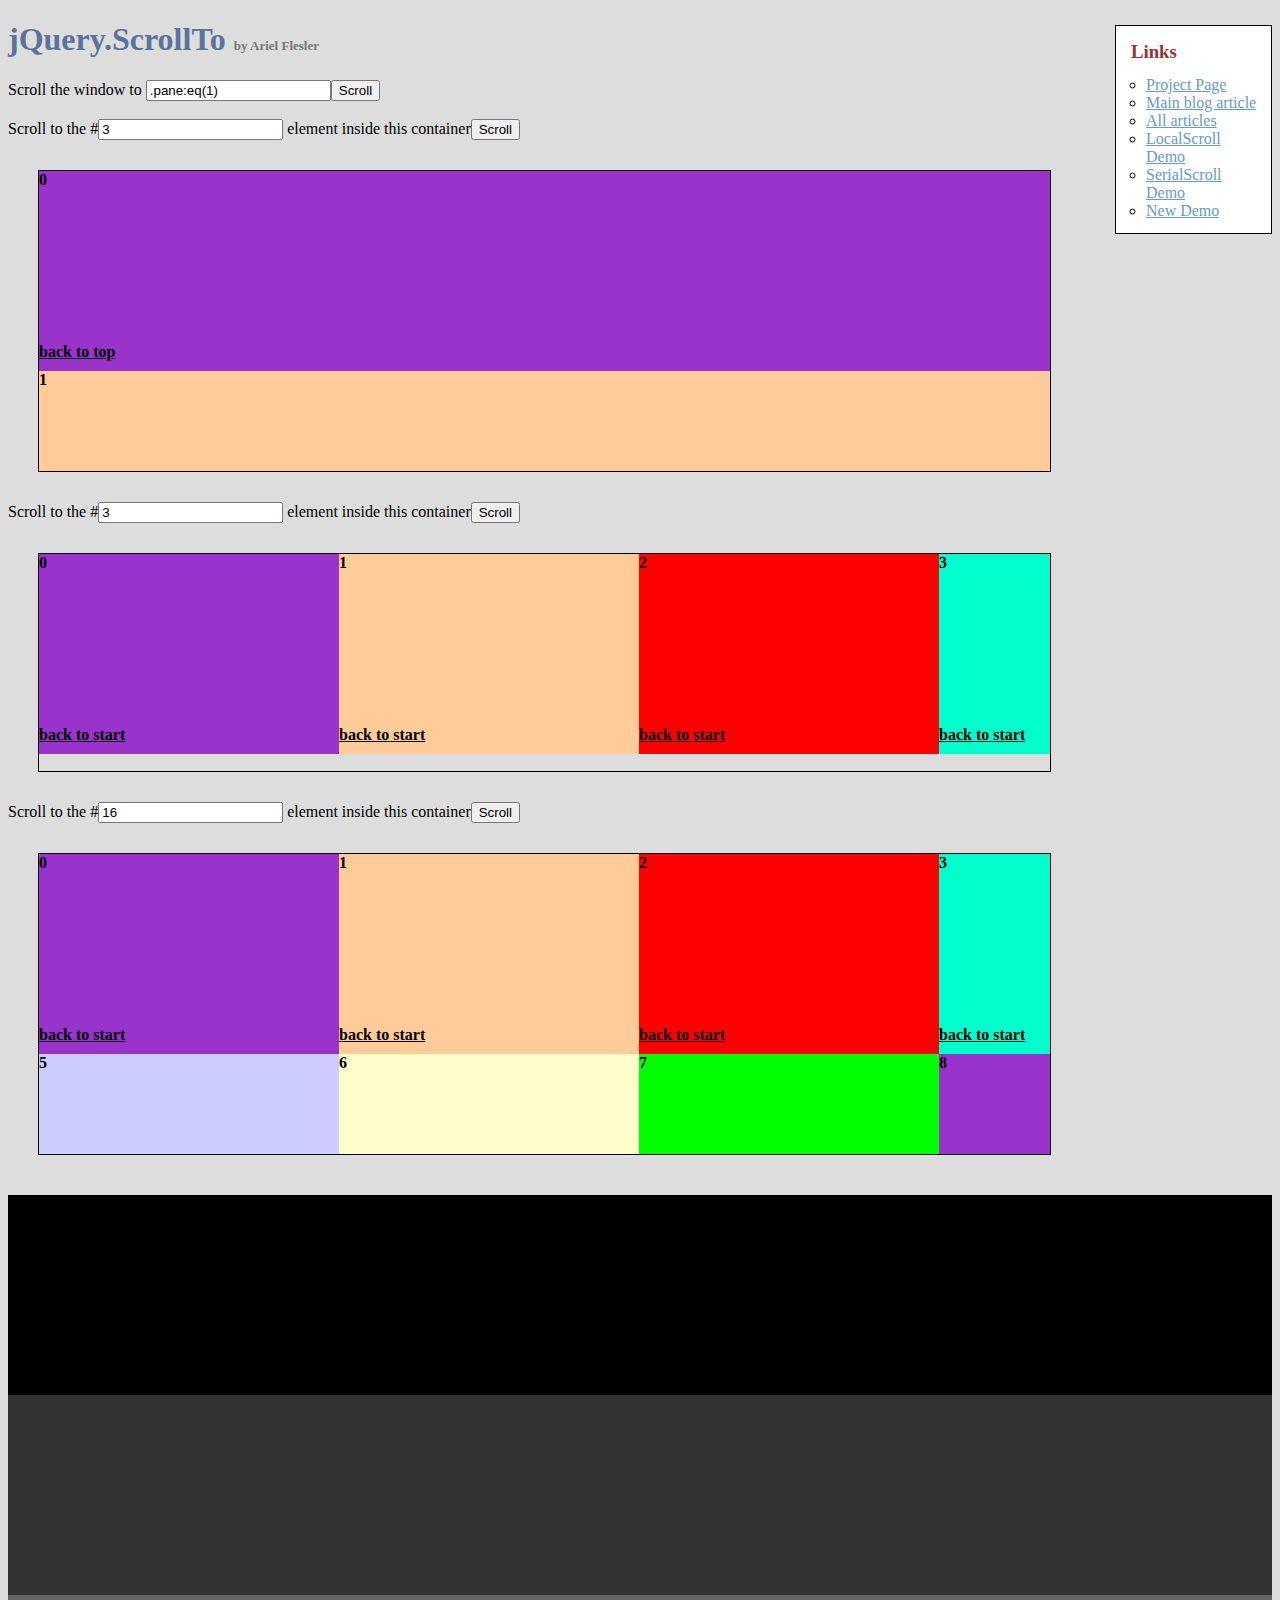
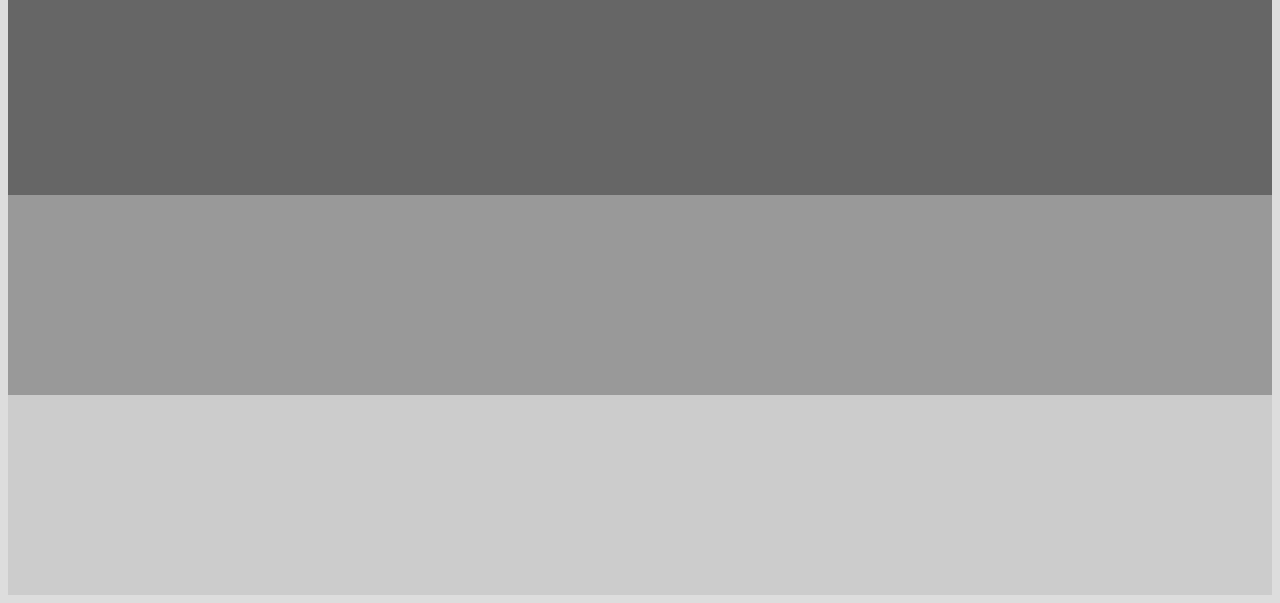
<file: assets/plugins/jquery-scrollTo/demo/index.old.html>
<!DOCTYPE html PUBLIC "-//W3C//DTD XHTML 1.0 Transitional//EN" "http://www.w3.org/TR/xhtml1/DTD/xhtml1-transitional.dtd">
<html xmlns="http://www.w3.org/1999/xhtml">
<head>
	<meta http-equiv="Content-Type" content="text/html; charset=iso-8859-1" />
	<title>jQuery.ScrollTo</title>
	<meta name="keywords" content="javascript, jquery, plugins, scroll, scrollTo, smooth, animation, to, effect, ariel, flesler, window, overflow, element, navigation, customizable" />
	<meta name="description" content="Demo of jQuery.ScrollTo. A very light and highly customizable jQuery plugin, to scroll overflowed elements or the window itself, made by Ariel Flesler." />
	<meta name="robots" content="index,follow" />
	<link type="text/css" rel="stylesheet" href="css/style.old.css" />
	<script type="text/javascript" src="https://ajax.googleapis.com/ajax/libs/jquery/1.8.0/jquery.min.js"></script>
	<script type="text/javascript" src="../jquery.scrollTo.js"></script>
	<script type="text/javascript">
		jQuery(function( $ ){
			//borrowed from jQuery easing plugin
			//http://gsgd.co.uk/sandbox/jquery.easing.php
			$.easing.elasout = function(x, t, b, c, d) {
				var s=1.70158;var p=0;var a=c;
				if (t==0) return b;  if ((t/=d)==1) return b+c;  if (!p) p=d*.3;
				if (a < Math.abs(c)) { a=c; var s=p/4; }
				else var s = p/(2*Math.PI) * Math.asin (c/a);
				return a*Math.pow(2,-10*t) * Math.sin( (t*d-s)*(2*Math.PI)/p ) + c + b;
			};	
			$('button').click(function(){//this is not the cleanest way to do this, I'm just keeping it short.
				var index = parseInt( $(this).prev('input').val() ) || 0;
				var $c = $(this).parent().next();
				$c.stop().scrollTo('li:eq('+index+')', {duration:2500, easing:'elasout',axis:$c.attr('id')});
			});
			$('#btn_screen').click(function(){
				$.scrollTo( $('#txt_screen').val(), {duration:2500} );
			});
			$('div.container a').click(function(){
				var $c = $(this).parents('.container');
				$c.stop().scrollTo( 0, {duration:2000,axis:$c.attr('id'), queue:true} );
				return false;
			});
		});
	</script>
</head>
<body>
	<h1>jQuery.ScrollTo&nbsp;<strong>by Ariel Flesler</strong></h1>
	<div id="links" class="part" style="width:135px">
		<h3>Links</h3>
		<ul>
			<li><a target="_blank" href="http://plugins.jquery.com/project/ScrollTo">Project Page</a></li>
			<li><a target="_blank" href="http://flesler.blogspot.com/2007/10/jqueryscrollto.html">Main blog article</a></li>
			<li><a target="_blank" href="http://flesler.blogspot.com/search/label/jQuery.ScrollTo">All articles</a></li>
			<li><a target="_blank" href="http://flesler.webs.com/jQuery.LocalScroll/">LocalScroll Demo</a></li>
			<li><a target="_blank" href="http://flesler.webs.com/jQuery.SerialScroll/">SerialScroll Demo</a></li>
			<li><a target="_blank" href="./" rel="prev" rev="next">New Demo</a></li>
		</ul>
	</div>
	<label for="txt_screen">Scroll the window to <input id="txt_screen" type="text" value=".pane:eq(1)" /><input id="btn_screen" type="button" value="Scroll" /></label><br /><br />
	<label>Scroll to the #<input type="text" value="3" /> element inside this container<button>Scroll</button></label>
	<div id="y" class="container">
		<ul>
			<li style="background-color:#9933CC;"><p>0</p><a href="#">back to top</a></li>
			<li style="background-color:#FFCC99;"><p>1</p><a href="#">back to top</a></li>
			<li style="background-color:#FF0000;"><p>2</p><a href="#">back to top</a></li>
			<li style="background-color:#00FFCC;"><p>3</p><a href="#">back to top</a></li>
			<li style="background-color:#663366;"><p>4</p><a href="#">back to top</a></li>
			<li style="background-color:#CCCCFF;"><p>5</p><a href="#">back to top</a></li>
			<li style="background-color:#FFFFCC;"><p>6</p><a href="#">back to top</a></li>
			<li style="background-color:#00FF00;"><p>7</p><a href="#">back to top</a></li>
		</ul>
	</div>
	<label>Scroll to the #<input type="text" value="3" /> element inside this container<button>Scroll</button></label>
	<div id="x" class="container">
		<ul style="width:4820px;">
			<li style="background-color:#9933CC;"><p>0</p><a href="#">back to start</a></li>
			<li style="background-color:#FFCC99;"><p>1</p><a href="#">back to start</a></li>
			<li style="background-color:#FF0000;"><p>2</p><a href="#">back to start</a></li>
			<li style="background-color:#00FFCC;"><p>3</p><a href="#">back to start</a></li>
			<li style="background-color:#663366;"><p>4</p><a href="#">back to start</a></li>
			<li style="background-color:#CCCCFF;"><p>5</p><a href="#">back to start</a></li>
			<li style="background-color:#FFFFCC;"><p>6</p><a href="#">back to start</a></li>
			<li style="background-color:#00FF00;"><p>7</p><a href="#">back to start</a></li>
			<li style="background-color:#9933CC;"><p>8</p><a href="#">back to start</a></li>
			<li style="background-color:#FFCC99;"><p>9</p><a href="#">back to start</a></li>
			<li style="background-color:#FF0000;"><p>10</p><a href="#">back to start</a></li>
			<li style="background-color:#00FFCC;"><p>11</p><a href="#">back to start</a></li>
			<li style="background-color:#663366;"><p>12</p><a href="#">back to start</a></li>
			<li style="background-color:#CCCCFF;"><p>13</p><a href="#">back to start</a></li>
			<li style="background-color:#FFFFCC;"><p>14</p><a href="#">back to start</a></li>
			<li style="background-color:#00FF00;"><p>15</p><a href="#">back to start</a></li>
		</ul>
	</div>
	<label>Scroll to the #<input type="text" value="16" /> element inside this container<button>Scroll</button></label>
	<div id="xy" class="container">
		<ul style="width:1500px;">
			<li style="background-color:#9933CC;"><p>0</p><a href="#">back to start</a></li>
			<li style="background-color:#FFCC99;"><p>1</p><a href="#">back to start</a></li>
			<li style="background-color:#FF0000;"><p>2</p><a href="#">back to start</a></li>
			<li style="background-color:#00FFCC;"><p>3</p><a href="#">back to start</a></li>
			<li style="background-color:#663366;"><p>4</p><a href="#">back to start</a></li>
			<li style="background-color:#CCCCFF;"><p>5</p><a href="#">back to start</a></li>
			<li style="background-color:#FFFFCC;"><p>6</p><a href="#">back to start</a></li>
			<li style="background-color:#00FF00;"><p>7</p><a href="#">back to start</a></li>
			<li style="background-color:#9933CC;"><p>8</p><a href="#">back to start</a></li>
			<li style="background-color:#FFCC99;"><p>9</p><a href="#">back to start</a></li>
			<li style="background-color:#FF0000;"><p>10</p><a href="#">back to start</a></li>
			<li style="background-color:#00FFCC;"><p>11</p><a href="#">back to start</a></li>
			<li style="background-color:#663366;"><p>12</p><a href="#">back to start</a></li>
			<li style="background-color:#CCCCFF;"><p>13</p><a href="#">back to start</a></li>
			<li style="background-color:#FFFFCC;"><p>14</p><a href="#">back to start</a></li>
			<li style="background-color:#00FF00;"><p>15</p><a href="#">back to start</a></li>
			<li style="background-color:#9933CC;"><p>16</p><a href="#">back to start</a></li>
			<li style="background-color:#FFCC99;"><p>17</p><a href="#">back to start</a></li>
			<li style="background-color:#FF0000;"><p>18</p><a href="#">back to start</a></li>
			<li style="background-color:#00FFCC;"><p>19</p><a href="#">back to start</a></li>
			<li style="background-color:#663366;"><p>20</p><a href="#">back to start</a></li>
			<li style="background-color:#CCCCFF;"><p>21</p><a href="#">back to start</a></li>
			<li style="background-color:#FFFFCC;"><p>22</p><a href="#">back to start</a></li>
			<li style="background-color:#00FF00;"><p>23</p><a href="#">back to start</a></li>
			<li style="background-color:#9933CC;"><p>24</p><a href="#">back to start</a></li>
			<li style="background-color:#FFCC99;"><p>25</p><a href="#">back to start</a></li>
			<li style="background-color:#FF0000;"><p>26</p><a href="#">back to start</a></li>
			<li style="background-color:#00FFCC;"><p>27</p><a href="#">back to start</a></li>
			<li style="background-color:#663366;"><p>28</p><a href="#">back to start</a></li>
			<li style="background-color:#CCCCFF;"><p>29</p><a href="#">back to start</a></li>
		</ul>
	</div>
	<div class="pane" style="background-color:#000000;margin-top:40px;"></div>
	<div class="pane" style="background-color:#333333;"></div>
	<div class="pane" style="background-color:#666666;"></div>
	<div class="pane" style="background-color:#999999;"></div>
	<div class="pane" style="background-color:#CCCCCC;"></div>
</body>
</html>
</file>
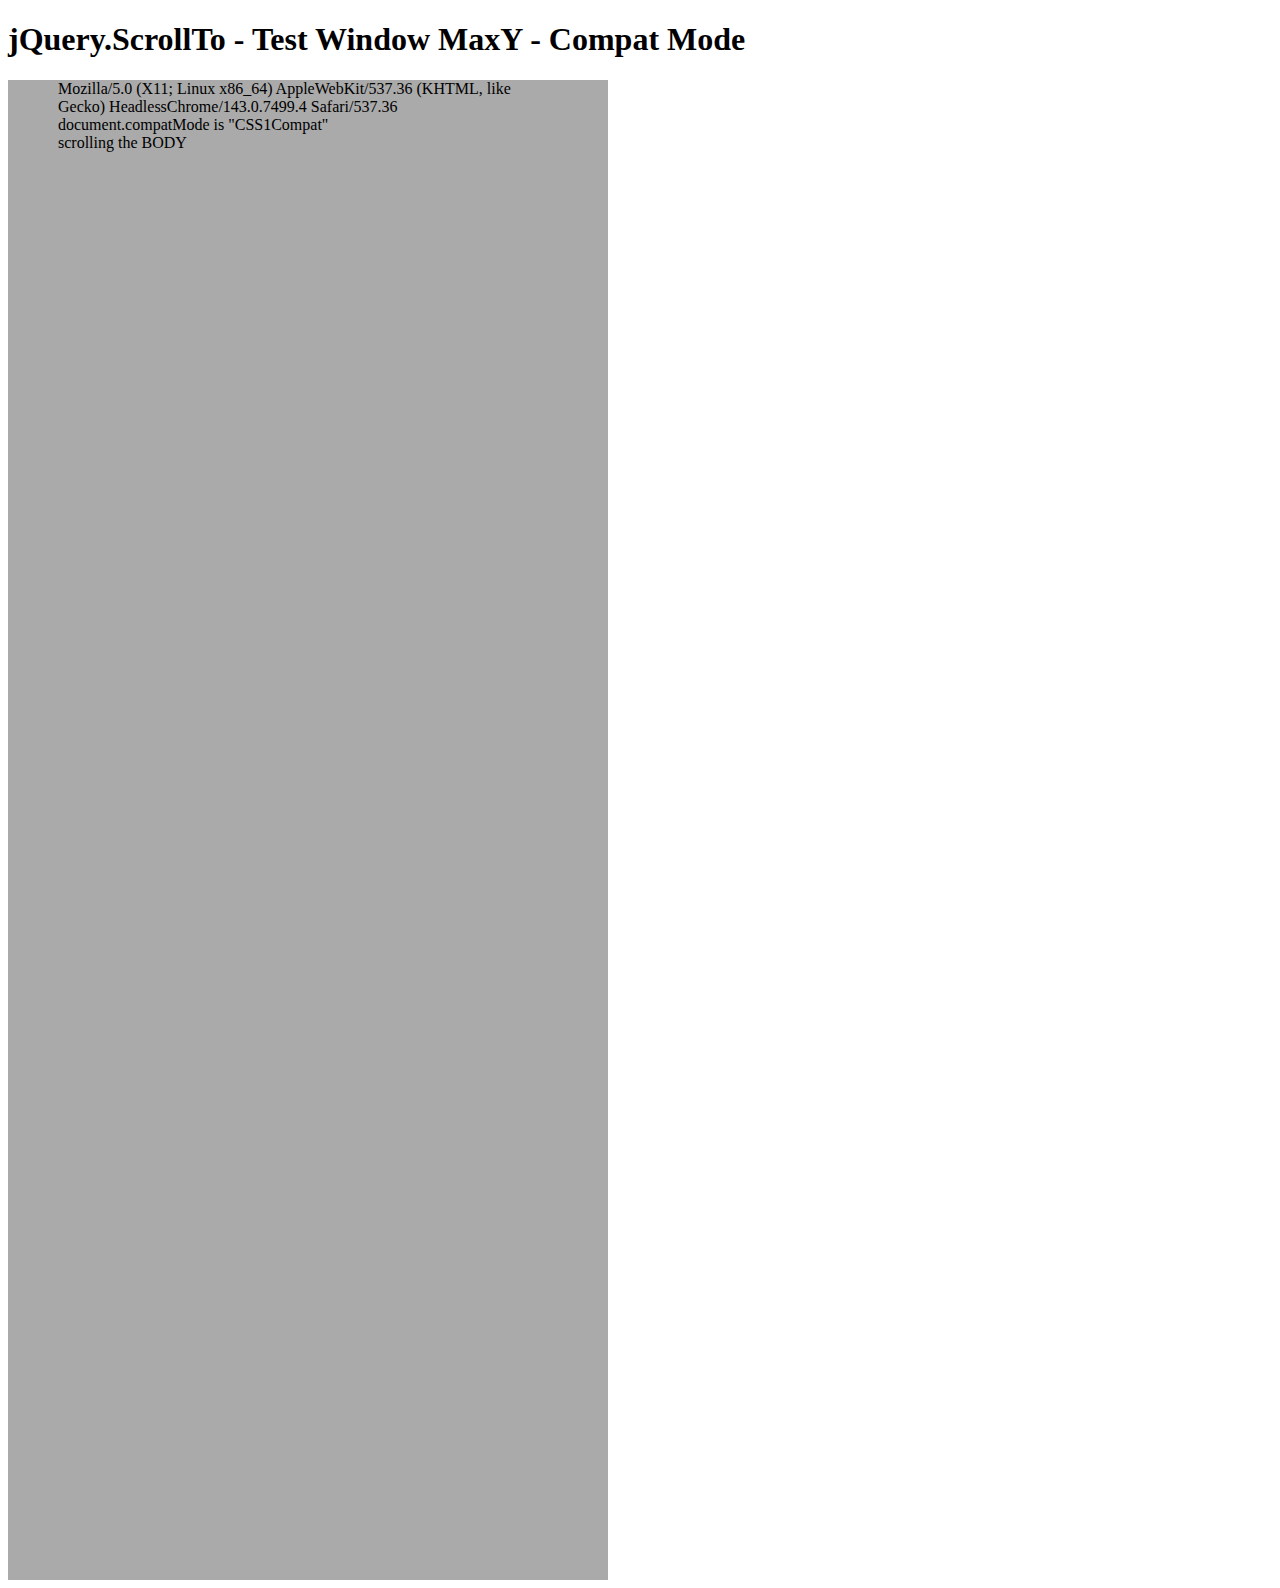
<file: assets/plugins/jquery-scrollTo/tests/WinMaxY-compat.html>
<!DOCTYPE html PUBLIC "-//W3C//DTD XHTML 1.0 Transitional//EN" "http://www.w3.org/TR/xhtml1/DTD/xhtml1-transitional.dtd">
<html xmlns="http://www.w3.org/1999/xhtml">
<head>
	<meta http-equiv="Content-Type" content="text/html; charset=iso-8859-1" />
	<title>jQuery.ScrollTo</title>
	<script type="text/javascript" src="https://code.jquery.com/jquery-1.11.0.js"></script>
	<script type="text/javascript" src="../jquery.scrollTo.js"></script>
	<script type="text/javascript" src="test.js"></script>
</head>
<body>
	<h1>jQuery.ScrollTo - Test Window MaxY - Compat Mode</h1>
	
	<div style="height:1500px; width:500px; padding:0 50px; background-color:#AAA">
		&nbsp;
	</div>
	<script type="text/javascript">
		$(window).test();
	</script>
</html>
</file>
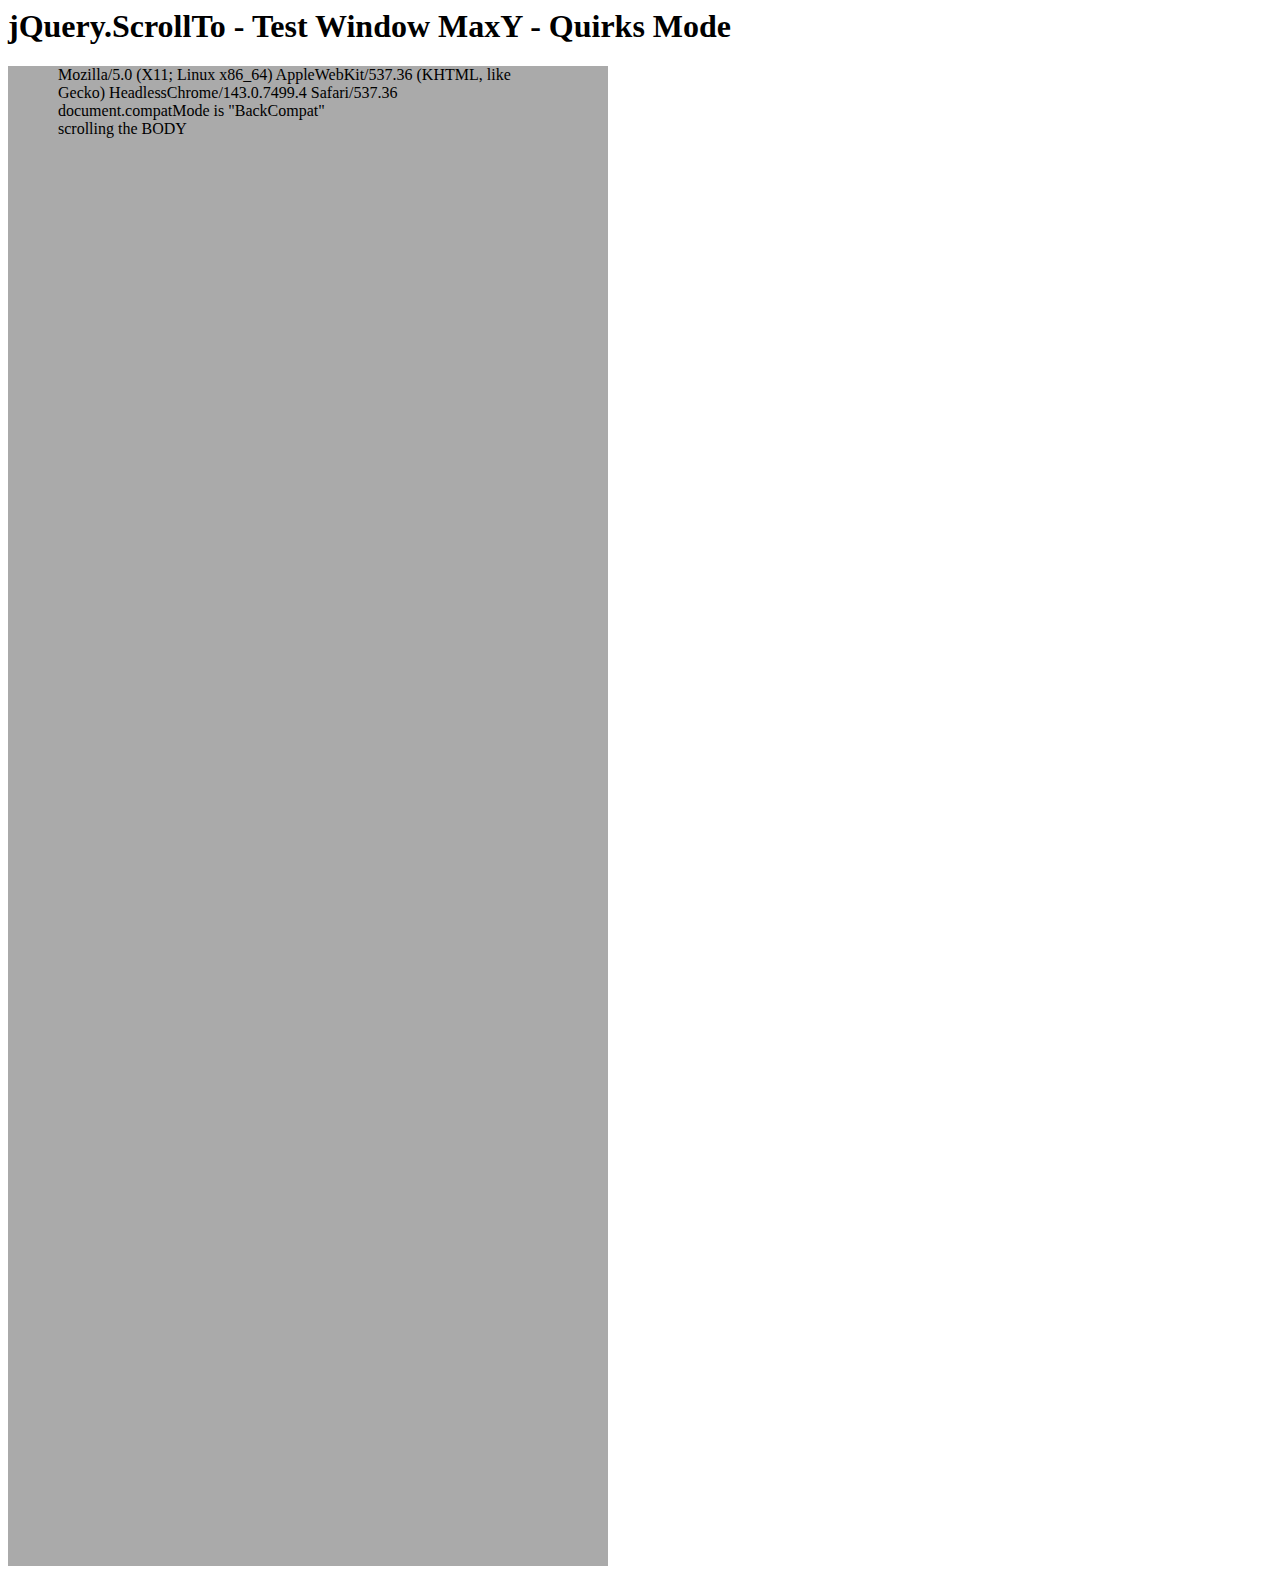
<file: assets/plugins/jquery-scrollTo/tests/WinMaxY-quirks.html>
<html>
<head>
	<meta http-equiv="Content-Type" content="text/html; charset=iso-8859-1" />
	<title>jQuery.ScrollTo</title>
	<script type="text/javascript" src="https://code.jquery.com/jquery-1.11.0.js"></script>
	<script type="text/javascript" src="../jquery.scrollTo.js"></script>
	<script type="text/javascript" src="test.js"></script>
</head>
<body>
	<h1>jQuery.ScrollTo - Test Window MaxY - Quirks Mode</h1>

	<div style="height:1500px; width:500px; padding:0 50px; background-color:#AAA">
		&nbsp;
	</div>
	<script type="text/javascript">
		$(window).test();
	</script>
</html>
</file>
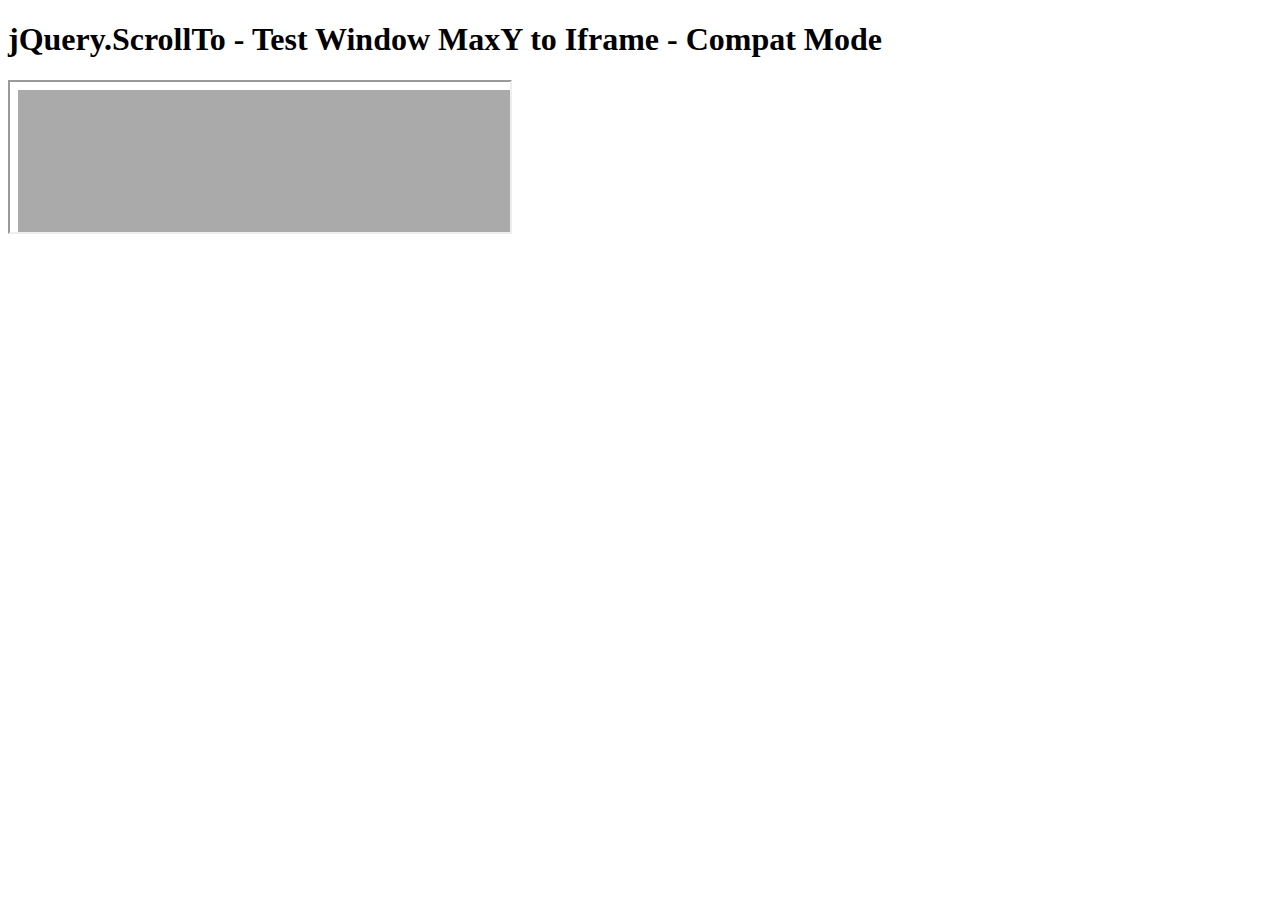
<file: assets/plugins/jquery-scrollTo/tests/WinMaxY-to-iframe-compat.html>
<!DOCTYPE html PUBLIC "-//W3C//DTD XHTML 1.0 Transitional//EN" "http://www.w3.org/TR/xhtml1/DTD/xhtml1-transitional.dtd">
<html xmlns="http://www.w3.org/1999/xhtml">
<head>
	<meta http-equiv="Content-Type" content="text/html; charset=iso-8859-1" />
	<title>jQuery.ScrollTo</title>
	<script type="text/javascript" src="https://code.jquery.com/jquery-1.11.0.js"></script>
	<script type="text/javascript" src="../jquery.scrollTo.js"></script>
	<script type="text/javascript" src="test.js"></script>
</head>
<body>
	<h1>jQuery.ScrollTo - Test Window MaxY to Iframe - Compat Mode</h1>

	<iframe src="WinMaxY-compat.html?notest"  style="width:500px" /></iframe>
	
	<script type="text/javascript">
		setTimeout(function(){
			$('iframe').test();
		}, 1500 );
	</script>
</html>
</file>
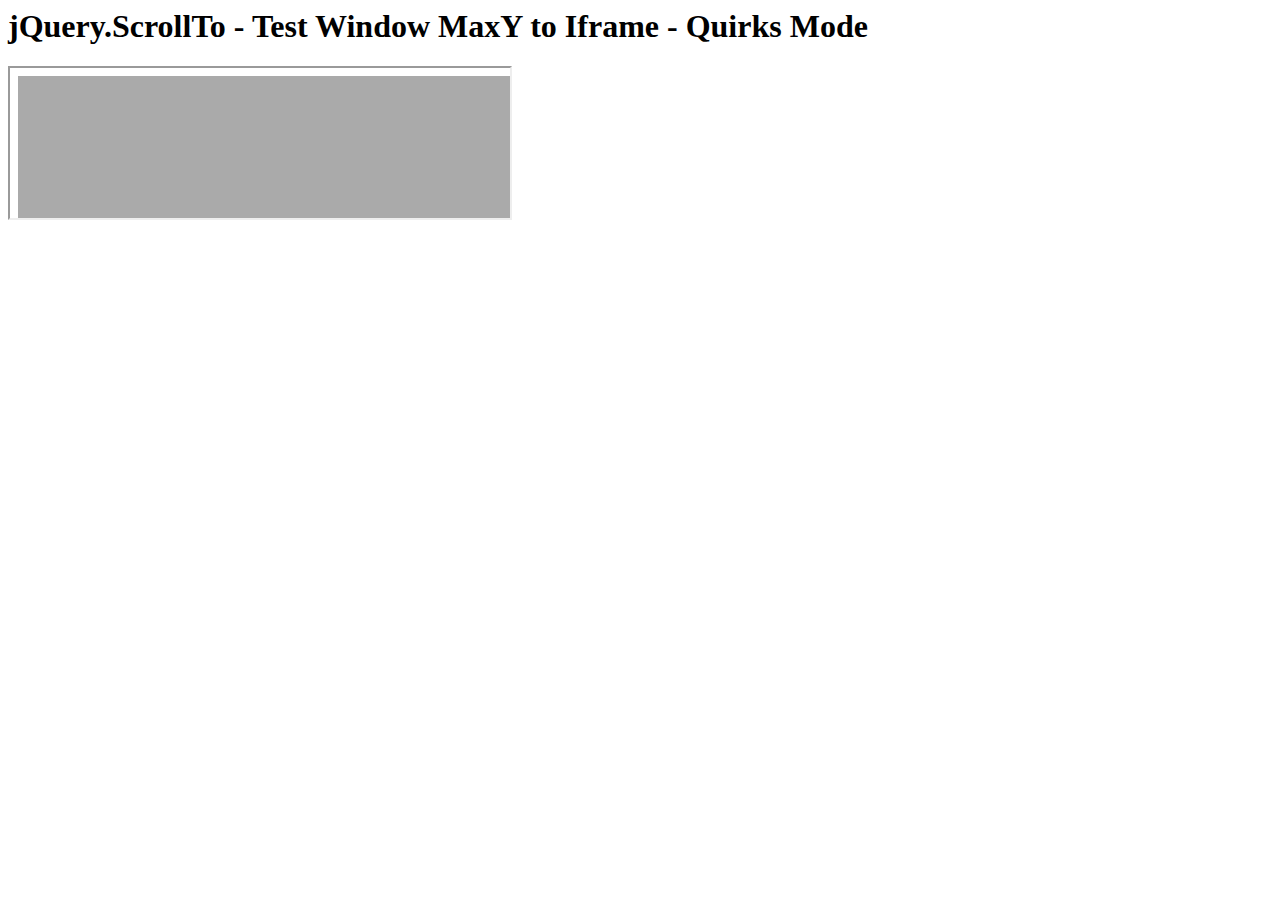
<file: assets/plugins/jquery-scrollTo/tests/WinMaxY-to-iframe-quirks.html>
<html>
<head>
	<meta http-equiv="Content-Type" content="text/html; charset=iso-8859-1" />
	<title>jQuery.ScrollTo</title>
	<script type="text/javascript" src="https://code.jquery.com/jquery-1.11.0.js"></script>
	<script type="text/javascript" src="../jquery.scrollTo.js"></script>
	<script type="text/javascript" src="test.js"></script>
</head>
<body>
	<h1>jQuery.ScrollTo - Test Window MaxY to Iframe - Quirks Mode</h1>
	
	<iframe src="WinMaxY-quirks.html?notest" style="width:500px"></iframe>
	
	<script type="text/javascript">
		setTimeout(function(){
			$('iframe').test();
		}, 1500 );
	</script>
</html>
</file>
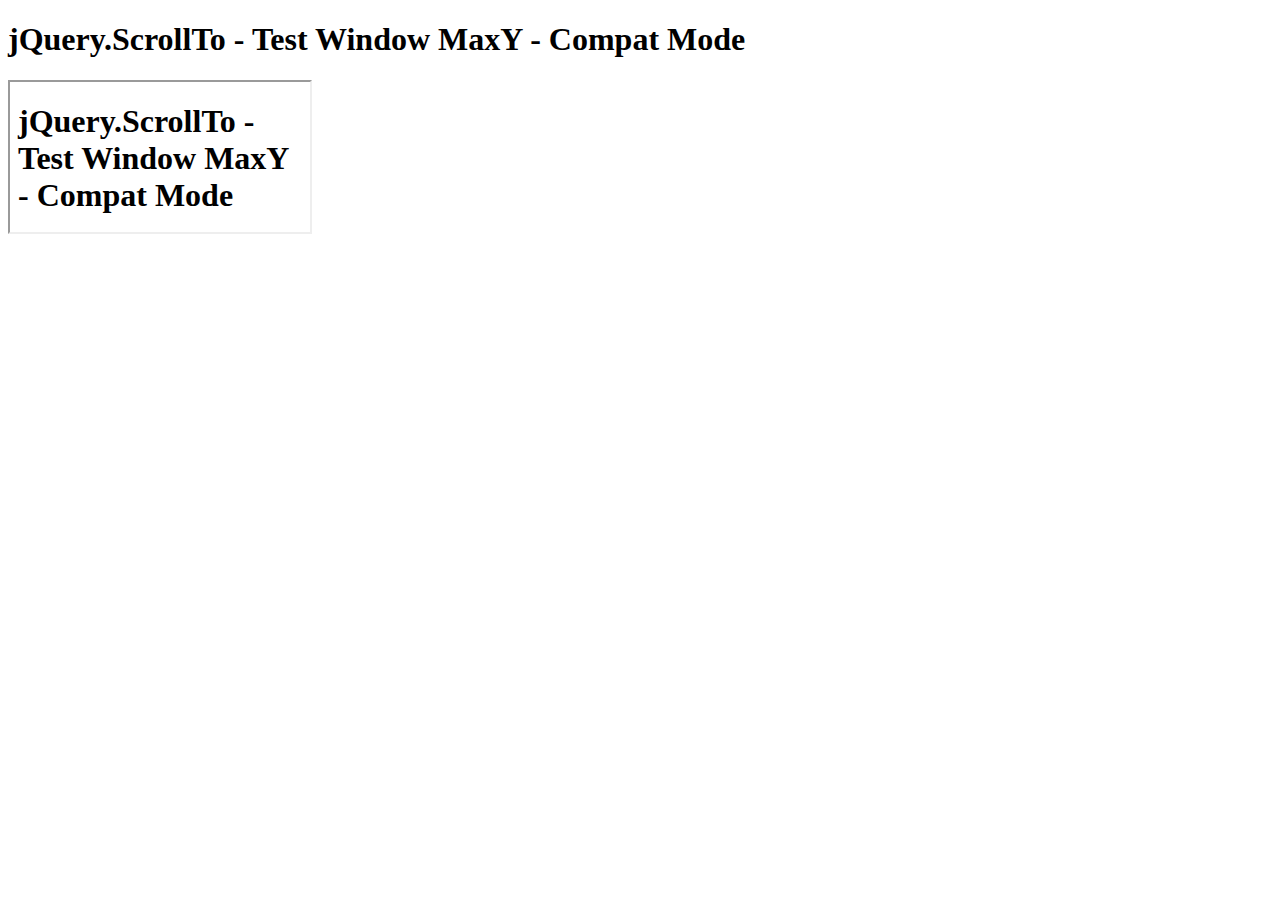
<file: assets/plugins/jquery-scrollTo/tests/WinMaxY-with-iframe-compat.html>
<!DOCTYPE html PUBLIC "-//W3C//DTD XHTML 1.0 Transitional//EN" "http://www.w3.org/TR/xhtml1/DTD/xhtml1-transitional.dtd">
<html xmlns="http://www.w3.org/1999/xhtml">
<head>
	<meta http-equiv="Content-Type" content="text/html; charset=iso-8859-1" />
	<title>jQuery.ScrollTo</title>
</head>
<body>
	<h1>jQuery.ScrollTo - Test Window MaxY - Compat Mode</h1>
	
	<iframe src="WinMaxY-compat.html" />
</html>
</file>
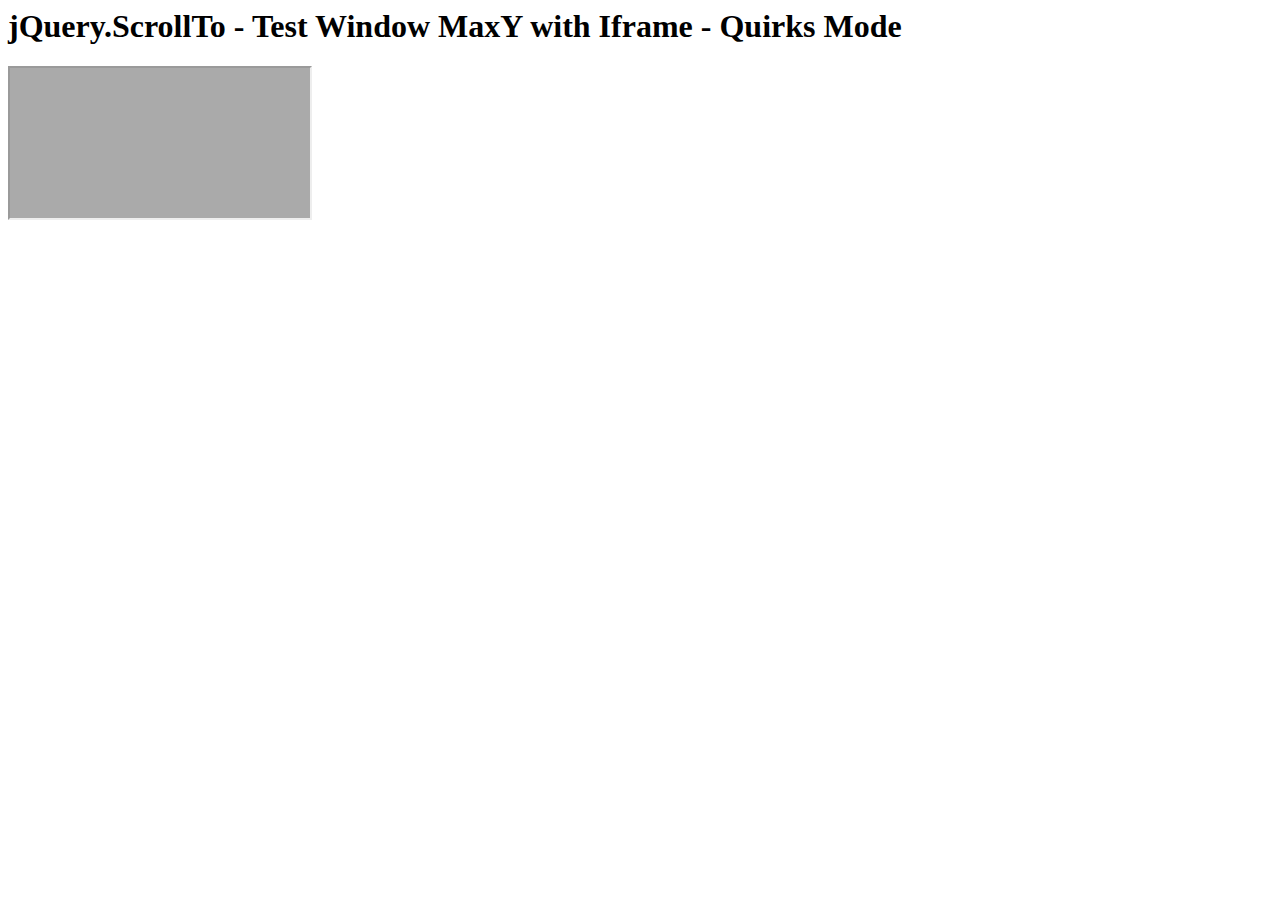
<file: assets/plugins/jquery-scrollTo/tests/WinMaxY-with-iframe-quirks.html>
<html>
<head>
	<meta http-equiv="Content-Type" content="text/html; charset=iso-8859-1" />
	<title>jQuery.ScrollTo</title>
</head>
<body>
	<h1>jQuery.ScrollTo - Test Window MaxY with Iframe - Quirks Mode</h1>

	<iframe src="WinMaxY-quirks.html" />
	
</html>
</file>
<file: assets/plugins/jquery-scrollTo/demo/css/style.css>
body{
	padding:5px;
	height:1600px;
	font-family: Verdana, sans-serif;
	background-color: #DDD;
}
ul,li,h1,h2,h3,p{
	list-style:none;
	padding:0;
	margin:0;
}
.part{
	border:1px solid black;
	background-color:white;
}
	.part h3{
		color:#933;
	}
#toc{
	display:block;
	padding:10px;
	position:relative;
	margin:15px 0;
	float:left;
	width:305px;
}
	#toc h3{
		padding-bottom:10px;
	}
	#toc h3 strong{
		font-size:13px;
		color:black;
	}
#links{
	border:1px solid black;
	width:210px;
	padding:10px;
	float:right;
	margin-top:-30px;
}
	#links h3{
		color:#933;
	}
	#links ul{
		padding: 8px 0 3px 20px;
	}
	#links li{
		list-style-type:circle;
	}
	#links a{
		color:#69C;
	}
	
	#toc li, #links li{
		list-style-type:circle;
		padding-left:5px;
		margin-left:15px;
	}
		#toc a{
			color:#69C;
		}
div.section{
	border:1px black solid;
	width:950px;
	padding:10px;
	margin: 5px 0;
	position:relative;
	clear:both;
}
	div.section h3{
		margin-bottom:10px;
	}
	div.section li{
		float:left;
	}
	div.pane{
		overflow:auto;
		clear:left;
		margin: 10px 0 0 10px;
		position:relative;
		width:826px;
		height:322px;
	}
ul.elements{
	background-color:#5B739C;
}
	ul.elements li{
		width:200px;
		height:100px;
		font-weight:bolder;
		border:1px black solid;
		text-align:center;
		padding:50px;
		position:relative;
		background-color:#DDD;
	}
		ul.elements li a{
			bottom:20px;
			color:#933;
			font-size:12px;
			left:125px;
			position:absolute;
		}
		ul.elements li p{
			color:#666;
		}
	#pane-options ul.elements li{
		margin:5px;
	}
	#pane-options{
		margin-bottom:10px;
	}
ul.links{
	height:20px;
	overflow:hidden;
}
	ul.links a{
		color:#69C;
		margin:0pt 5px;
	}
.clear{
	clear:left;
}
h3 span{
	position:absolute;			
}
.message{
	background:#EEE;
	border:1px solid #999;
	color:#333;
	font-size:12px;
	font-weight:normal;
	padding:1px;
	margin-top:2px;
}

h1{
	color:#5B739C;
}
h1 strong{
	font-size:13px;
	color:#777;
}
</file>
<file: assets/plugins/jquery-scrollTo/demo/css/style.old.css>
body{
	background-color: #DDD;
}
.container li,div.pane{
	height:200px;
	font-weight:bolder;
	position:relative;
}
ul{
	list-style:none;
	padding:0;
	margin:0;
}
.container a{
	color:black;
	position:absolute;
	bottom:10px;
}
p{
	margin:0;
}
.container{
	border:1px black solid;
	margin:30px;
	overflow:auto;
	position:relative;
	width:80%;
	height:300px;
}
	.container ul{
		padding:0;
	}
#x{
	height:217px;
}
	#x li,#xy li{
		width:300px;
		float:left;
	}

h1{
	color:#5B739C;
}
h1 strong{
	font-size:13px;
	color:#777;
}

#links{
	border:1px solid black;
	width:210px;
	padding:10px;
	float:right;
	margin-top:-55px;
	background-color:white;
}
	#links h3{
		color:#933;
		margin:5px;
	}
	#links ul{
		padding: 8px 0 3px 20px;
	}
	#links li{
		list-style-type:circle;
	}
	#links a{
		color:#69C;
	}
</file>
<file: docs/org/readtheorg.css>
@import url(https://fonts.googleapis.com/css?family=Lato:400,700,400italic,700italic|Roboto+Slab:400,700|Inconsolata:400,700);
@import url(http://maxcdn.bootstrapcdn.com/font-awesome/4.3.0/css/font-awesome.min.css);

h1,h2,h3,h4,h5,h6,legend{
    font-family:"Roboto Slab","ff-tisa-web-pro","Georgia",Arial,sans-serif;
    font-weight:700;
    margin-top:0;
}

h1{
    color: #4e3163;
    font-size:175%;
}

.subtitle{
    font-size:95%; /* of h1 */
}

h2{
    color: #4e3163;
    font-size:150%;
}

h3{
    color: #6c3163;
    font-size:125%;
}

h4{
    font-size:115%;
}

h5{
    font-size:110%;
}

h6{
    font-size:100%;
}

h4,h5,h6{
    color:#715ab1;
    font-weight:300;
}

html{
    -ms-text-size-adjust:100%;
    -webkit-text-size-adjust:100%;
    font-size:100%;
    height:100%;
    overflow-x:hidden;
}

body{
    background:#e3dedd;
    color:#404040;
    font-family:"Lato","proxima-nova","Helvetica Neue",Arial,sans-serif;
    font-weight:normal;
    margin:0;
    min-height:100%;
    overflow-x:hidden;
}

#content{
    background:#fff;
    height:100%;
    margin-left:25%;
    /* margin:auto; */
    max-width:800px;
    min-height:100%;
    padding:1.618em 3.236em;
}

p{
    font-size:16px;
    line-height:24px;
    margin:0px 0px 24px 0px;
}

b,strong{
    font-weight:bold}

blockquote{
    background-color: #F0F0F0;
    border-left:5px solid #CCCCCC;
    font-style:italic;
    line-height:24px;
    margin:0px 0px 24px 0px;
    /* margin-left:24px; */
    padding: 6px 20px;
}

ul,ol,dl{
    line-height:24px;
    list-style-image:none;
    /* list-style:none; */
    margin:0px 0px 24px 0px;
    padding:0;
}

li{
    margin-left: 24px;
}

dd{
    margin:0;
}

#content .section ul,#content .toctree-wrapper ul,article ul{
    list-style:disc;
    line-height:24px;
    margin-bottom:24px}

#content .section ul li,#content .toctree-wrapper ul li,article ul li{
    list-style:disc;
    margin-left:24px}

#content .section ul li p:last-child,#content .toctree-wrapper ul li p:last-child,article ul li p:last-child{
                                                                                                                                  margin-bottom:0}

#content .section ul li ul,#content .toctree-wrapper ul li ul,article ul li ul{
    margin-bottom:0}

#content .section ul li li,#content .toctree-wrapper ul li li,article ul li li{
    list-style:circle}

#content .section ul li li li,#content .toctree-wrapper ul li li li,article ul li li li{
    list-style:square}

#content .section ul li ol li,#content .toctree-wrapper ul li ol li,article ul li ol li{
    list-style:decimal}

#content .section ol,#content ol,article ol{
    list-style:decimal;
    line-height:24px;
    margin-bottom:24px}

#content .section ol li,#content ol li,article ol li{
    list-style:decimal;
    margin-left:24px}

#content .section ol li p:last-child,#content ol li p:last-child,article ol li p:last-child{
                                                                                                                           margin-bottom:0}

#content .section ol li ul,#content ol li ul,article ol li ul{
    margin-bottom:0}

#content .section ol li ul li,#content ol li ul li,article ol li ul li{
    list-style:disc}

dl dt{
    font-weight:bold;
}

dl p,dl table,dl ul,dl ol{
    margin-bottom:12px !important;
}

dl dd{
    margin:0 0 12px 24px;
}

@media print{
    .codeblock,pre.src{
        white-space:pre.src-wrap}
}

@media print{
    html,body,section{
        background:none !important}

    *{
        box-shadow:none !important;
        text-shadow:none !important;
        filter:none !important;
        -ms-filter:none !important}

    a,a:visited{
          text-decoration:underline}

    pre.src,blockquote{
        page-break-inside:avoid}

    thead{
        display:table-header-group}

    tr,img{
        page-break-inside:avoid}

    img{
        max-width:100% !important}

    @page{
        margin:0.5cm}

    p,h2,h3{
        orphans:3;
        widows:3}

    h2,h3{
        page-break-after:avoid}
}

@media print{
    #postamble{
        display:none}

    #content{
        margin-left:0}
}

@media print{
    #table-of-contents{
        display:none}

    @page{
        size: auto;
        margin: 25mm 25mm 25mm 25mm;}

    body {
        margin: 0px;}
}

@media screen and (max-width: 768px){
}

@media only screen and (max-width: 480px){
}

@media screen and (max-width: 768px){
    .tablet-hide{
        display:none}
}

@media screen and (max-width: 480px){
    .mobile-hide{
        display:none}
}

@media screen and (max-width: 480px){
}

@media screen and (max-width: 768px){
    #content{
        margin-left:0}

    #content #content{
        padding:1.618em}

    #content.shift{
        position:fixed;
        min-width:100%;
        left:85%;
        top:0;
        height:100%;
        overflow:hidden}
}

@media screen and (min-width: 1400px){
    #content{
        background:rgba(0,0,0,0.05)}

    #content{
        background:#fcfcfc}
}

@media screen and (max-width: 768px){
    #copyright{
        width:85%;
        display:none}

    #copyright.shift{
        display:block}

    img{
        width:100%;
        height:auto}
}

@media screen and (max-width: 480px){
    #content .sidebar{
        width:100%}
}

code{
    background:#fbf8ef;
    border:solid 1px #e1e4e5;
    /* color:#000;  for clickable code */
    font-family:Consolas,"Andale Mono WT","Andale Mono","Lucida Console","Lucida Sans Typewriter","DejaVu Sans Mono","Bitstream Vera Sans Mono","Liberation Mono","Nimbus Mono L",Monaco,"Courier New",Courier,monospace;
    font-size:75%;
    max-width:100%;
    overflow-x:auto;
    padding:0 5px;
    white-space:nowrap;
}

.codeblock-example{
    border:1px solid #e1e4e5;
    border-bottom:none;
    padding:24px;
    padding-top:48px;
    font-weight:500;
    background:#fff;
    position:relative}

.codeblock-example:after{
    content:"Example";
    position:absolute;
    top:0px;
    left:0px;
    background:#9B59B6;
    color:#fff;
    padding:6px 12px}

.codeblock-example.prettyprint-example-only{
    border:1px solid #e1e4e5;
    margin-bottom:24px}

.codeblock,pre.src,#content .literal-block{
    border:1px solid #e1e4e5;
    padding:12px;
    overflow-x:auto;
    background:#fff;
    margin:1px 0 24px 0}

pre.src{
    /* color:#404040; */
    display:block;
    font-family:Consolas,"Andale Mono WT","Andale Mono","Lucida Console","Lucida Sans Typewriter","DejaVu Sans Mono","Bitstream Vera Sans Mono","Liberation Mono","Nimbus Mono L",Monaco,"Courier New",Courier,monospace;
    font-size:14px;
    line-height:1.5;
    margin:1px 0px 24px 0px;
    overflow:auto;
    padding:12px;
    white-space:pre;
}

.example{
    background:#fbf8ef;
    border:1px solid #e1e4e5;
    color:#404040;
    font-size: 12px;
    line-height: 1.5;
    margin-bottom:24px;
    padding:12px;
}

table{
    border-collapse:collapse;
    border-spacing:0;
    empty-cells:show;
    margin-bottom:24px;
    border-bottom:1px solid #e1e4e5;
}

td{
    vertical-align:top}

table td,table th{
    font-size:90%;
    margin:0;
    overflow:visible;
    padding:8px 16px;
    background-color:white;
    border:1px solid #e1e4e5;
}

table thead th{
    font-weight:bold;
    border-top:3px solid #e3dedd;
    border-bottom:1px solid #e1e4e5;
}

table caption{
    color:#000;
    font:italic 85%/1 arial,sans-serif;
    padding:1em 0;
}

table tr:nth-child(2n-1) td{
    background-color:#fbf8ef;
}

table tr:nth-child(2n) td{
    background-color:white;
}

.figure p{
    color:#000;
    font:italic 85%/1 arial,sans-serif;
    padding:1em 0;
}

.rotate-90{
    -webkit-transform:rotate(90deg);
    -moz-transform:rotate(90deg);
    -ms-transform:rotate(90deg);
    -o-transform:rotate(90deg);
    transform:rotate(90deg);
}

.rotate-270{
    -webkit-transform:rotate(270deg);
    -moz-transform:rotate(270deg);
    -ms-transform:rotate(270deg);
    -o-transform:rotate(270deg);
    transform:rotate(270deg);
}

*{
    -webkit-box-sizing:border-box;
    -moz-box-sizing:border-box;
    box-sizing:border-box;
}

figcaption,figure,footer,header,hgroup,nav{
    display:block}

ins{
    background:#ff9;
    color:#000;
    text-decoration:none}

mark{
    background:#ff0;
    color:#000;
    font-style:italic;
    font-weight:bold}

small{
    font-size:85%}

sub,sup{
    font-size:75%;
    line-height:0;
    position:relative;
    vertical-align:baseline}

sup{
    top:-0.5em}

sub{
    bottom:-0.25em}

img{
    -ms-interpolation-mode:bicubic;
    vertical-align:middle;
    max-width:100%}

svg:not(:root){
    overflow:hidden}

figure{
    margin:0}

label{
    cursor:pointer}

legend{
    border:0;
    margin-left:-7px;
    padding:0;
    white-space:normal}

.fa:before,#content .admonition-title:before,#content h1 .headerlink:before,#content h2 .headerlink:before,#content h3 .headerlink:before,#content h4 .headerlink:before,#content h5 .headerlink:before,#content h6 .headerlink:before,#content dl dt .headerlink:before,.icon:before,.wy-dropdown .caret:before,.wy-inline-validate.wy-inline-validate-success .wy-input-context:before,.wy-inline-validate.wy-inline-validate-danger .wy-input-context:before,.wy-inline-validate.wy-inline-validate-warning .wy-input-context:before,.wy-inline-validate.wy-inline-validate-info .wy-input-context:before,.wy-alert,#content .note,#content .attention,#content .caution,#content .danger,#content .error,#content .hint,#content .important,#content .tip,#content .warning,#content .seealso,#content .admonitiontodo,.btn,input[type="text"],input[type="password"],input[type="email"],input[type="url"],input[type="date"],input[type="month"],input[type="time"],input[type="datetime"],input[type="datetime-local"],input[type="week"],input[type="number"],input[type="search"],input[type="tel"],input[type="color"],select,textarea,#table-of-contents li.on a,#table-of-contents li.current>a,.wy-side-nav-search>a,.wy-side-nav-search .wy-dropdown>a,.wy-nav-top a{
    -webkit-font-smoothing:antialiased}

/*!
 *  Font Awesome 4.1.0 by @davegandy - http://fontawesome.io - @fontawesome
 *  License - http://fontawesome.io/license (Font: SIL OFL 1.1, CSS: MIT License)
 */@font-face{
    font-family:'FontAwesome';
    src:url("../fonts/fontawesome-webfont.eot?v=4.1.0");
    src:url("../fonts/fontawesome-webfont.eot?#iefix&v=4.1.0") format("embedded-opentype"),url("../fonts/fontawesome-webfont.woff?v=4.1.0") format("woff"),url("../fonts/fontawesome-webfont.ttf?v=4.1.0") format("truetype"),url("../fonts/fontawesome-webfont.svg?v=4.1.0#fontawesomeregular") format("svg");
    font-weight:normal;
    font-style:normal}

.fa,#content .admonition-title,.icon{
    display:inline-block;
    font-family:FontAwesome;
    font-style:normal;
    font-weight:normal;
    line-height:1;
    -webkit-font-smoothing:antialiased;
    -moz-osx-font-smoothing:grayscale}

.fa-ul{
    padding-left:0;
    margin-left:2.14286em;
    list-style-type:none}

.fa-ul>li{
    position:relative}

.fa-li{
    position:absolute;
    left:-2.14286em;
    width:2.14286em;
    top:0.14286em;
    text-align:center}

.fa-li.fa-lg{
    left:-1.85714em}

.fa-border{
    padding:.2em .25em .15em;
    border:solid 0.08em #eee;
    border-radius:.1em}

.fa,#content .admonition-title{
    font-family:inherit}

.fa:before,#content .admonition-title:before{
    font-family:"FontAwesome";
    display:inline-block;
    font-style:normal;
    font-weight:normal;
    line-height:1;
    text-decoration:inherit}

a .fa,a #content .admonition-title,#content a .admonition-title{
    display:inline-block;
    text-decoration:inherit}

.nav #content .admonition-title,#content .nav .admonition-title,.nav .icon{
    display:inline}

.wy-alert,#content .note,#content .attention,#content .caution,#content .danger,#content .error,#content .hint,#content .important,#content .tip,#content .warning,#content .seealso,#content .admonitiontodo{
    padding:12px;
    line-height:24px;
    margin-bottom:24px;
    /* background:#e7f2fa; */
}

.wy-alert-title,#content .admonition-title{
    color:#fff;
    font-weight:bold;
    display:block;
    color:#fff;
    /* background:#6ab0de; */
    /* margin:-12px; */
    padding:6px 12px;
    margin-bottom:0px}

#content .danger,#content .error{
    background:#fdf3f2}

.wy-alert.wy-alert-warning,#content .wy-alert-warning.note,#content .attention,#content .caution,#content .wy-alert-warning.danger,#content .wy-alert-warning.error,#content .wy-alert-warning.hint,#content .wy-alert-warning.important,#content .wy-alert-warning.tip,#content .warning,#content .wy-alert-warning.seealso,#content .admonitiontodo{
    background:#ffedcc}

#content .admonition-title.note:before, #content .admonition-title.seealso:before,
#content .admonition-title.warning:before, #content .admonition-title.caution:before,
#content .admonition-title.attention:before,
#content .admonition-title.tip:before, #content .admonition-title.hint:before,
#content .admonition-title.important:before,
#content .admonition-title.error:before, #content .admonition-title.danger:before{
    font-family:FontAwesome;
    content: "ïª";}

#content .note,#content .seealso{
    background:#e7f2fa}

.wy-alert p:last-child,#content .note p:last-child,#content .attention p:last-child,#content .caution p:last-child,#content .danger p:last-child,#content .error p:last-child,#content .hint p:last-child,#content .important p:last-child,#content .tip p:last-child,#content .warning p:last-child,#content .seealso p:last-child,#content .admonitiontodo p:last-child{
    margin-bottom:0}

#content .admonition-title.tip,#content .admonition-title.important,#content .admonition-title.hint{
    line-height: 1;
    background:#1abc9c}

#content .important,#content .tip,#content .hint{
    background:#dbfaf4}

#content .admonition-title.note,#content .admonition-title.seealso{
    line-height: 1;
    background:#6ab0de}

#content .admonition-title.warning,#content .admonition-title.caution,#content .admonition-title.attention{
    line-height: 1;
    background:#F0B37E}

#content .admonition-title.error,#content .admonition-title.danger{
    line-height: 1;
    background:#f29f97}

legend{
    display:block;
    width:100%;
    border:0;
    padding:0;
    white-space:normal;
    margin-bottom:24px;
    font-size:150%;
    *margin-left:-7px}

label{
    display:block;
    margin:0 0 0.3125em 0;
    color:#333;
    font-size:90%}

a{
    color:#2980B9;
    text-decoration:none;
    cursor:pointer}


a:hover,a:active{
    outline:0;
}

a:hover{
    color:#3091d1}

a:visited{
    color:#9B59B6}

.left{
    text-align:left}

.center{
    text-align:center}

.right{
    text-align:right}

hr{
    display:block;
    height:1px;
    border:0;
    border-top:1px solid #e1e4e5;
    margin:24px 0;
    padding:0}

#table-of-contents li{
    list-style:none;
    margin-left: 0px;
}

#table-of-contents header{
    height:32px;
    display:inline-block;
    line-height:32px;
    padding:0 1.618em;
    display:block;
    font-weight:bold;
    text-transform:uppercase;
    font-size:80%;
    color:#2980B9;
    white-space:nowrap}

#table-of-contents ul{
    margin-bottom:0}

#table-of-contents li.divide-top{
    border-top:solid 1px #404040}

#table-of-contents li.divide-bottom{
    border-bottom:solid 1px #404040}

#table-of-contents li.current{
    background:#e3e3e3}

#table-of-contents li.current a{
    color:gray;
    border-right:solid 1px #c9c9c9;
    padding:0.4045em 2.427em}

#table-of-contents li.current a:hover{
    background:#d6d6d6}

#table-of-contents li a{
    /* color:#404040; */
    padding:0.4045em 1.618em;
    position:relative;
    /* background:#fcfcfc; */
    border:none;
    /* border-bottom:solid 1px #c9c9c9; */
    /* border-top:solid 1px #c9c9c9; */
    padding-left:1.618em -4px}

#table-of-contents li.on a:hover,#table-of-contents li.current>a:hover{
    background:#fcfcfc}

#table-of-contents li ul li a{
    /* background:#c9c9c9; */
    padding:0.4045em 2.427em}

#table-of-contents li ul li ul li a{
    padding:0.4045em 3.236em}

#table-of-contents li.current ul{
    display:block}

/* #table-of-contents li ul{ */
/*     margin-bottom:0; */
/*     display:none} */

#table-of-contents .local-toc li ul{
    display:block}

#table-of-contents li ul li a{
    margin-bottom:0;
    color:#b3b3b3;
    font-weight:normal}

#table-of-contents a{
    display:inline-block;
    line-height:18px;
    padding:0.4045em 1.618em;
    display:block;
    position:relative;
    font-size:90%;
    color:#b3b3b3;
    direction: ltr;
}

#table-of-contents a:hover{
    background-color:#4e4a4a;
    cursor:pointer}

/* #text-table-of-contents { */
/*     overflow:scroll; */
/* } */

#toggle-sidebar {
    display: none;
}

@media screen and (max-width: 768px) {
    #toggle-sidebar {
        display: block;
        background-color: #E0D6E9;
        text-align: center;
        padding: 0.6em;
        margin-bottom: 0.6em;
    }
    #toggle-sidebar h2 {
        margin: 0;
        padding: 0;
    }
}

#table-of-contents{
    position:fixed;
    top:0;
    left:0;
    width:25%;
    overflow-x:hidden;
    overflow-y:scroll;
    height:100%;
    background:#343131;
    z-index:200;
    scrollbar-base-color: #1F1D1D;
    scrollbar-arrow-color: #b3b3b3;
    scrollbar-shadow-color: #1F1D1D;
    scrollbar-track-color : #343131;
}

#table-of-contents h2 a {
    display: none;
}


#table-of-contents h2{
    z-index:200;
    background-color:#715ab1;
    text-align:center;
    padding:0.809em;
    display:block;
    color:#fcfcfc;
    font-size: 100%;
    margin-bottom:0.809em}

@media screen and (max-width: 768px) {
    #table-of-contents {
        display: none;
        width: 60%;
    }

    #table-of-contents h2 a {
        display: block;
    }

    #table-of-contents:target {
        display: block;
    }

}

ul.nav li ul li {
    display: none;
}

ul.nav li ul li ul li {
    display: none;
}

ul.nav li.active ul li {
    display: inline;
}

ul.nav li.active ul li ul li {
    display: inline;
}

ul.nav li.active ul li a {
    background-color: #E3E3E3;
    color: #8099B0;
    border-right:solid 1px #c9c9c9 !important;
}

ul.nav li.active ul li.active a {
    background-color: #C9C9C9;
    color: black !important;
    font-weight: bold !important;
}

ul.nav li.active ul li.active ul li.active a {
    color: black !important;
    font-weight: bold !important;
    display: block !important;
}

ul.nav li.active ul li.active ul li a {
    color: #808080 !important;
    font-weight: normal !important;
    display: block !important;
}

ul.nav li.active ul li ul li a {
    display: none !important;
}

/* ul.nav li ul li ul li { */
/*     display: none !important; /\* as long as nav is on multiple levels of ul *\/ */
/*     /\* display: none; /\* as long as nav is on multiple levels of ul *\\/ *\/ */
/* } */

ul.nav li ul li ul li ul li {
    display: none !important; /* as long as nav is on multiple levels of ul */
    /* display: none; /* as long as nav is on multiple levels of ul *\/ */
}

ul.nav li.active > a {
    border-bottom:solid 1px #c9c9c9 !important; /* XXX Restrict it to 2nd level */
    border-right:solid 1px #c9c9c9 !important;
}

ul.nav li.active a {
    color: gray !important;
    font-weight:bold;
    background-color: white;
    border-right:solid 0px white !important;
}

ul.nav > li.active > a {
    color: black !important;
}

footer{
    color:#999}

footer p{
    margin-bottom:12px}

#copyright, #postamble{
    position:fixed;
    bottom:0;
    left:0;
    width:25%;
    color:#fcfcfc;
    background:#1f1d1d;
    border-top:solid 10px #343131;
    font-family:"Lato","proxima-nova","Helvetica Neue",Arial,sans-serif;
    font-size: 90%;
    z-index:400;
    padding:12px;

}

@media screen and (max-width: 768px) {
    #copyright, #postamble {
        display: none;
    }
}

#postamble .author {
    font-size: 100%;
    margin-bottom: 0px;
}

#postamble .date {
    font-size: 90%;
    margin-bottom: 0px;
    color: #666;
}

#postamble .creator,#postamble .validation {
    display:none;
}

#copyright a{
    color:#2980B9;
    text-decoration:none}

#copyright .rst-current-version{
    padding:12px;
    background-color:#272525;
    display:block;
    text-align:right;
    font-size:90%;
    cursor:pointer;
    color:#27AE60;
    *zoom:1}

#content img{
    max-width:100%;
    height:auto !important}

#content div.figure{
    margin-bottom:24px}

#content div.figure.align-center{
    text-align:center}

#content .section>img,#content .section>a>img{
    margin-bottom:24px}

.verse{
    border-left:5px solid #6AB0DE;
    background-color: #E7F2FA;
    padding: 6px 20px;
    font-style:italic;
}

#content .note .last,#content .attention .last,#content .caution .last,#content .danger .last,#content .error .last,#content .hint .last,#content .important .last,#content .tip .last,#content .warning .last,#content .seealso .last,#content .admonitiontodo .last{
    margin-bottom:0}

#content .admonition-title:before{
    margin-right:4px}

#content .section ol p,#content .section ul p{
    margin-bottom:12px}

#content h1 .headerlink,#content h2 .headerlink,#content h3 .headerlink,#content h4 .headerlink,#content h5 .headerlink,#content h6 .headerlink,#content dl dt .headerlink{
    display:none;
    visibility:hidden;
    font-size:14px}

#content h1 .headerlink:after,#content h2 .headerlink:after,#content h3 .headerlink:after,#content h4 .headerlink:after,#content h5 .headerlink:after,#content h6 .headerlink:after,#content dl dt .headerlink:after{
    visibility:visible;
    content:"ïƒ";
    font-family:FontAwesome;
    display:inline-block}

#content h1:hover .headerlink,#content h2:hover .headerlink,#content h3:hover .headerlink,#content h4:hover .headerlink,#content h5:hover .headerlink,#content h6:hover .headerlink,#content dl dt:hover .headerlink{
    display:inline-block}

#content .sidebar{
    float:right;
    width:40%;
    display:block;
    margin:0 0 24px 24px;
    padding:24px;
    background:#f3f6f6;
    border:solid 1px #e1e4e5}

#content .sidebar p,#content .sidebar ul,#content .sidebar dl{
    font-size:90%}

#content .sidebar .last{
    margin-bottom:0}

#content .sidebar .sidebar-title{
    display:block;
    font-family:"Roboto Slab","ff-tisa-web-pro","Georgia",Arial,sans-serif;
    font-weight:bold;
    background:#e1e4e5;
    padding:6px 12px;
    margin:-24px;
    margin-bottom:24px;
    font-size:100%}

#content .highlighted{
    background:#F1C40F;
    display:inline-block;
    font-weight:bold;
    padding:0 6px}

#content .footnote-reference,#content .citation-reference{
    vertical-align:super;
    font-size:90%}

span[id*='MathJax-Span']{
    color:#404040}

.math{
    text-align:center}

#footnotes{
    border-top:1px solid #e1e4e5;
    padding-top: 36px;
}

h2.footnotes{
    display:none;
}

.footnum, .footref{
    color: #2980b9;
    font-size: 170%;
    font-family:"Lato","proxima-nova","Helvetica Neue",Arial,sans-serif;
}

.footnum:before, .footref:before{
    content:"[";
}

.footnum:after, .footref:after{
    content:"]";
}

.footpara {
    color: #999;
    font-size: 90%;
    font-family:"Lato","proxima-nova","Helvetica Neue",Arial,sans-serif;
    padding-bottom: 8px;
    padding-left: 16px;
    padding-right: 16px;
    padding-top: 8px;
    line-height: 1.25em;
    /* display: inline; */
}

.todo{
    background-color: #f29f97;
    padding: 0px 4px;
    color: #fff;
}

.WAIT, .nilWAIT{
    background-color: #6AB097;
}

.done{
    background-color: #6ab0de;
    padding: 0px 4px;
    color: #fff;
}

.tag span {
    background-color: #EDEDED;
    border: 1px solid #EDEDED;
    color: #939393;
    cursor: pointer;
    display: block;
    float: right;
    font-size: 80%;
    font-weight: normal;
    margin: 0 3px;
    padding: 1px 2px;
    border-radius: 10px;
}

.tag .FLAGGED {
    background-color: #DB2D27;
    border: 1px solid #DB2D27;
    color: white;
    font-weight: bold;
}

.timestamp {
    font-family: Consolas,"Andale Mono WT","Andale Mono","Lucida Console","Lucida Sans Typewriter","DejaVu Sans Mono","Bitstream Vera Sans Mono","Liberation Mono","Nimbus Mono L",Monaco,"Courier New",Courier,monospace;
    font-size: 90%;
    color: navy;
}

.inlinetask {
    background: #FFF9E3;  /* url(dialog-todo.png) no-repeat 10px 8px; */
    border: 3px solid #FFEB8E;
    /* border-right-style: none; */
    /* border-left-style: none; */
    /* padding: 10px 20px 10px 60px; */
    padding: 9px 12px;
    margin-bottom: 24px;
    font-family:"Roboto Slab","ff-tisa-web-pro","Georgia",Arial,sans-serif}

/* Spacemacs light theme */

pre.src {
    color: #655370;
    background-color: #fbf8ef;
}
.org-ahs {
    /* ahs-face */
    color: #f8f8ff;
    background-color: #8b8b7a;
}
.org-ahs-definition {
    /* ahs-definition-face */
    color: #ffe4b5;
    background-color: #5f9ea0;
    text-decoration: underline;
}
.org-ahs-edit-mode {
    /* ahs-edit-mode-face */
    color: #ffffff;
    background-color: #cd5b45;
}
.org-ahs-plugin-bod {
    /* ahs-plugin-bod-face */
    color: #000000;
    background-color: #1e90ff;
}
.org-ahs-plugin-defalt {
    /* ahs-plugin-defalt-face */
    color: #000000;
    background-color: #ffa500;
}
.org-ahs-plugin-whole-buffer {
    /* ahs-plugin-whole-buffer-face */
    color: #000000;
    background-color: #adff2f;
}
.org-ahs-warning {
    /* ahs-warning-face */
    color: #ff0000;
    font-weight: bold;
}
.org-anzu-match-1 {
    /* anzu-match-1 */
    color: #000000;
    background-color: #7fffd4;
}
.org-anzu-match-2 {
    /* anzu-match-2 */
    color: #000000;
    background-color: #00ff7f;
}
.org-anzu-match-3 {
    /* anzu-match-3 */
    color: #000000;
    background-color: #ffff00;
}
.org-anzu-mode-line {
    /* anzu-mode-line */
    color: #b1951d;
    font-weight: bold;
}
.org-anzu-replace-highlight {
    /* anzu-replace-highlight */
    color: #fbf8ef;
    background-color: #2f96dc;
    font-weight: bold;
}
.org-anzu-replace-to {
    /* anzu-replace-to */
    color: #ff0000;
}
.org-bgXerc-color-face0 {
    /* bg:erc-color-face0 */
    background-color: #ffffff;
}
.org-bgXerc-color-face1 {
    /* bg:erc-color-face1 */
    background-color: #000000;
}
.org-bgXerc-color-face10 {
    /* bg:erc-color-face10 */
    background-color: #bfefff;
}
.org-bgXerc-color-face11 {
    /* bg:erc-color-face11 */
    background-color: #00ffff;
}
.org-bgXerc-color-face12 {
    /* bg:erc-color-face12 */
    background-color: #0000ff;
}
.org-bgXerc-color-face13 {
    /* bg:erc-color-face13 */
    background-color: #ff1493;
}
.org-bgXerc-color-face14 {
    /* bg:erc-color-face14 */
    background-color: #7f7f7f;
}
.org-bgXerc-color-face15 {
    /* bg:erc-color-face15 */
    background-color: #e5e5e5;
}
.org-bgXerc-color-face2 {
    /* bg:erc-color-face2 */
    background-color: #00008b;
}
.org-bgXerc-color-face3 {
    /* bg:erc-color-face3 */
    background-color: #008b00;
}
.org-bgXerc-color-face4 {
    /* bg:erc-color-face4 */
    background-color: #ff0000;
}
.org-bgXerc-color-face5 {
    /* bg:erc-color-face5 */
    background-color: #a52a2a;
}
.org-bgXerc-color-face6 {
    /* bg:erc-color-face6 */
    background-color: #a020f0;
}
.org-bgXerc-color-face7 {
    /* bg:erc-color-face7 */
    background-color: #ffa500;
}
.org-bgXerc-color-face8 {
    /* bg:erc-color-face8 */
    background-color: #ffff00;
}
.org-bgXerc-color-face9 {
    /* bg:erc-color-face9 */
    background-color: #00ff00;
}
.org-bold {
    /* bold */
    font-weight: bold;
}
.org-bold-italic {
    /* bold-italic */
    font-weight: bold;
    font-style: italic;
}
.org-bookmark-menu-bookmark {
    /* bookmark-menu-bookmark */
    font-weight: bold;
}
.org-bookmark-menu-heading {
    /* bookmark-menu-heading */
    color: #ba2f59;
    font-weight: bold;
}
.org-border {
}
.org-buffer-menu-buffer {
    /* buffer-menu-buffer */
    font-weight: bold;
}
.org-builtin {
    /* font-lock-builtin-face */
    color: #1f71ab;
}
.org-button {
    /* button */
    color: #2aa1ae;
    text-decoration: underline;
}
.org-c-annotation {
    /* c-annotation-face */
    color: #4e3163;
}
.org-c-nonbreakable-space {
    /* c-nonbreakable-space-face */
    background-color: #FD971F;
}
.org-calendar-month-header {
    /* calendar-month-header */
    color: #6c3163;
    font-weight: bold;
}
.org-calendar-today {
    /* calendar-today */
    text-decoration: underline;
}
.org-calendar-weekday-header {
    /* calendar-weekday-header */
    color: #4e3163;
}
.org-calendar-weekend-header {
    /* calendar-weekend-header */
    color: #2aa1ae;
    background-color: #ecf3ec;
}
.org-change-log-acknowledgment {
    /* change-log-acknowledgment */
    color: #2aa1ae;
    background-color: #ecf3ec;
}
.org-change-log-conditionals {
    /* change-log-conditionals */
    color: #715ab1;
}
.org-change-log-date {
    /* change-log-date */
    color: #2d9574;
}
.org-change-log-email {
    /* change-log-email */
    color: #715ab1;
}
.org-change-log-file {
    /* change-log-file */
    color: #6c3163;
    font-weight: bold;
}
.org-change-log-function {
    /* change-log-function */
    color: #715ab1;
}
.org-change-log-list {
    /* change-log-list */
    color: #237fbf;
    font-weight: bold;
}
.org-change-log-name {
    /* change-log-name */
    color: #4e3163;
}
.org-cider-debug-code-overlay {
    /* cider-debug-code-overlay-face */
    background-color: #cccccc;
}
.org-cider-debug-prompt {
    /* cider-debug-prompt-face */
    color: #1f71ab;
    text-decoration: underline;
}
.org-cider-deprecated {
    /* cider-deprecated */
    background-color: #eedd82;
}
.org-cider-docview-emphasis {
    /* cider-docview-emphasis-face */
    color: #655370;
    background-color: #fbf8ef;
    text-decoration: underline;
}
.org-cider-docview-literal {
    /* cider-docview-literal-face */
    color: #2d9574;
}
.org-cider-docview-strong {
    /* cider-docview-strong-face */
    color: #655370;
    background-color: #fbf8ef;
    font-weight: bold;
    text-decoration: underline;
}
.org-cider-docview-table-border {
    /* cider-docview-table-border-face */
    color: #7f7f7f;
}
.org-cider-error-highlight {
    /* cider-error-highlight-face */
    text-decoration: underline;
}
.org-cider-instrumented {
}
.org-cider-repl-input {
    /* cider-repl-input-face */
    font-weight: bold;
}
.org-cider-repl-prompt {
    /* cider-repl-prompt-face */
    color: #237fbf;
    font-weight: bold;
}
.org-cider-repl-result {
}
.org-cider-repl-stderr {
    /* cider-repl-stderr-face */
    color: #dc752f;
    background-color: #fbf8ef;
}
.org-cider-repl-stdout {
    /* cider-repl-stdout-face */
    color: #2d9574;
}
.org-cider-result-overlay {
    /* cider-result-overlay-face */
    color: #1f71ab;
}
.org-cider-stacktrace {
    /* cider-stacktrace-face */
    color: #655370;
    background-color: #fbf8ef;
}
.org-cider-stacktrace-error-class {
    /* cider-stacktrace-error-class-face */
    color: #dc752f;
    background-color: #fbf8ef;
}
.org-cider-stacktrace-error-message {
    /* cider-stacktrace-error-message-face */
    color: #2aa1ae;
}
.org-cider-stacktrace-filter-hidden {
    /* cider-stacktrace-filter-hidden-face */
    color: #2aa1ae;
}
.org-cider-stacktrace-filter-shown {
    /* cider-stacktrace-filter-shown-face */
    color: #2aa1ae;
    text-decoration: underline;
}
.org-cider-stacktrace-fn {
    /* cider-stacktrace-fn-face */
    color: #655370;
    background-color: #fbf8ef;
    font-weight: bold;
}
.org-cider-stacktrace-ns {
    /* cider-stacktrace-ns-face */
    color: #2aa1ae;
    background-color: #ecf3ec;
}
.org-cider-test-error {
    /* cider-test-error-face */
    background-color: #ffa500;
}
.org-cider-test-failure {
    /* cider-test-failure-face */
    background-color: #ff4500;
}
.org-cider-test-success {
    /* cider-test-success-face */
    color: #000000;
    background-color: #00ff00;
}
.org-cider-warning-highlight {
    /* cider-warning-highlight-face */
    text-decoration: underline;
}
.org-clojure-character {
    /* clojure-character-face */
    color: #2d9574;
}
.org-clojure-interop-method {
    /* clojure-interop-method-face */
    color: #6c3163;
}
.org-clojure-keyword {
    /* clojure-keyword-face */
    color: #4e3163;
}
.org-comint-highlight-input {
    /* comint-highlight-input */
    font-weight: bold;
}
.org-comint-highlight-prompt {
    /* comint-highlight-prompt */
    color: #237fbf;
    font-weight: bold;
}
.org-comment {
    /* font-lock-comment-face */
    color: #2aa1ae;
    background-color: #ecf3ec;
    font-style: normal;
}
.org-comment-delimiter {
    /* font-lock-comment-delimiter-face */
    color: #2aa1ae;
    background-color: #ecf3ec;
}
.org-company-echo {
}
.org-company-echo-common {
    /* company-echo-common */
    color: #fbf8ef;
    background-color: #655370;
}
.org-company-preview {
    /* company-preview */
    color: #8c799f;
    background-color: #e2e0ea;
}
.org-company-preview-common {
    /* company-preview-common */
    color: #655370;
    background-color: #e2e0ea;
}
.org-company-preview-search {
    /* company-preview-search */
    color: #2f96dc;
    background-color: #fbf8ef;
    font-weight: bold;
}
.org-company-scrollbar-bg {
    /* company-scrollbar-bg */
    background-color: #efeae9;
}
.org-company-scrollbar-fg {
    /* company-scrollbar-fg */
    background-color: #d3d3e7;
}
.org-company-template-field {
    /* company-template-field */
    background-color: #d3d3e7;
}
.org-company-tooltip {
    /* company-tooltip */
    color: #8c799f;
    background-color: #e2e0ea;
}
.org-company-tooltip-annotation {
    /* company-tooltip-annotation */
    color: #2f96dc;
    background-color: #e2e0ea;
}
.org-company-tooltip-common {
    /* company-tooltip-common */
    color: #655370;
    background-color: #e2e0ea;
    font-weight: bold;
}
.org-company-tooltip-common-selection {
    /* company-tooltip-common-selection */
    color: #655370;
    background-color: #c8c6dd;
    font-weight: bold;
}
.org-company-tooltip-mouse {
    /* company-tooltip-mouse */
    color: #655370;
    background-color: #e3dedd;
}
.org-company-tooltip-search {
    /* company-tooltip-search */
    color: #2f96dc;
    background-color: #fbf8ef;
    font-weight: bold;
}
.org-company-tooltip-selection {
    /* company-tooltip-selection */
    color: #655370;
    background-color: #c8c6dd;
}
.org-company-web-doc-attribute {
    /* company-web-doc-attribute-face */
    color: #ba2f59;
    font-weight: bold;
}
.org-company-web-doc-base {
    /* company-web-doc-base-face */
    color: #000080;
}
.org-company-web-doc-header-1 {
    /* company-web-doc-header-1-face */
    color: #000080;
    font-weight: bold;
}
.org-company-web-doc-important {
    /* company-web-doc-important-face */
    color: #000080;
    font-weight: bold;
}
.org-company-web-doc-tag {
    /* company-web-doc-tag-face */
    color: #6c3163;
    font-weight: bold;
}
.org-company-web-doc-text-1 {
    /* company-web-doc-text-1-face */
    color: #000080;
}
.org-company-web-doc-warning {
    /* company-web-doc-warning-face */
    color: #dc752f;
    background-color: #fbf8ef;
}
.org-compilation-column-number {
    /* compilation-column-number */
    color: #2aa1ae;
}
.org-compilation-error {
    /* compilation-error */
    color: #e0211d;
}
.org-compilation-info {
    /* compilation-info */
    color: #86dc2f;
}
.org-compilation-line-number {
    /* compilation-line-number */
    color: #237fbf;
    font-weight: bold;
}
.org-compilation-mode-line-exit {
    /* compilation-mode-line-exit */
    color: #228b22;
    font-weight: bold;
}
.org-compilation-mode-line-fail {
    /* compilation-mode-line-fail */
    color: #ff0000;
    font-weight: bold;
}
.org-compilation-mode-line-run {
    /* compilation-mode-line-run */
    color: #dc752f;
}
.org-compilation-warning {
    /* compilation-warning */
    color: #dc752f;
}
.org-completions-annotations {
    /* completions-annotations */
    font-style: italic;
}
.org-completions-common-part {
}
.org-completions-first-difference {
    /* completions-first-difference */
    font-weight: bold;
}
.org-constant {
    /* font-lock-constant-face */
    color: #4e3163;
}
.org-corelv-separator {
    /* corelv-separator */
    background-color: #cccccc;
}
.org-cursor {
    /* cursor */
    background-color: #eead0e;
}
.org-custom-button {
    /* custom-button */
    color: #655370;
    background-color: #efeae9;
}
.org-custom-button-mouse {
    /* custom-button-mouse */
    color: #000000;
    background-color: #e5e5e5;
}
.org-custom-button-pressed {
    /* custom-button-pressed */
    color: #000000;
    background-color: #d3d3d3;
}
.org-custom-button-pressed-unraised {
    /* custom-button-pressed-unraised */
    color: #8b008b;
    text-decoration: underline;
}
.org-custom-button-unraised {
    /* custom-button-unraised */
    text-decoration: underline;
}
.org-custom-changed {
    /* custom-changed */
    color: #ffffff;
    background-color: #0000ff;
}
.org-custom-comment {
    /* custom-comment */
    background-color: #d9d9d9;
}
.org-custom-comment-tag {
    /* custom-comment-tag */
    color: #00008b;
}
.org-custom-documentation {
}
.org-custom-face-tag {
    /* custom-face-tag */
    color: #0000ff;
    font-weight: bold;
}
.org-custom-group-subtitle {
    /* custom-group-subtitle */
    font-weight: bold;
}
.org-custom-group-tag {
    /* custom-group-tag */
    color: #0000ff;
    font-size: 120%;
    font-weight: bold;
}
.org-custom-group-tag-1 {
    /* custom-group-tag-1 */
    color: #ff0000;
    font-size: 120%;
    font-weight: bold;
}
.org-custom-invalid {
    /* custom-invalid */
    color: #ffff00;
    background-color: #ff0000;
}
.org-custom-link {
    /* custom-link */
    color: #2aa1ae;
    text-decoration: underline;
}
.org-custom-modified {
    /* custom-modified */
    color: #ffffff;
    background-color: #0000ff;
}
.org-custom-rogue {
    /* custom-rogue */
    color: #ffc0cb;
    background-color: #000000;
}
.org-custom-saved {
    /* custom-saved */
    text-decoration: underline;
}
.org-custom-set {
    /* custom-set */
    color: #0000ff;
    background-color: #ffffff;
}
.org-custom-state {
    /* custom-state */
    color: #006400;
}
.org-custom-themed {
    /* custom-themed */
    color: #ffffff;
    background-color: #0000ff;
}
.org-custom-variable-button {
    /* custom-variable-button */
    font-weight: bold;
    text-decoration: underline;
}
.org-custom-variable-tag {
    /* custom-variable-tag */
    color: #0000ff;
    font-weight: bold;
}
.org-custom-visibility {
    /* custom-visibility */
    color: #2aa1ae;
    font-size: 80%;
    text-decoration: underline;
}
.org-describe-variable-value {
    /* describe-variable-value */
    color: #b22222;
}
.org-diary {
    /* diary */
    color: #ff0000;
}
.org-diff-added {
    /* diff-added */
    color: #67b11d;
}
.org-diff-changed {
    /* diff-changed */
    color: #2f96dc;
}
.org-diff-context {
    /* diff-context */
    color: #7f7f7f;
}
.org-diff-file-header {
    /* diff-file-header */
    background-color: #b3b3b3;
    font-weight: bold;
}
.org-diff-function {
    /* diff-function */
    color: #6c3163;
    background-color: #ddd8eb;
}
.org-diff-header {
    /* diff-header */
    color: #6c3163;
    background-color: #ddd8eb;
}
.org-diff-hl-change {
    /* diff-hl-change */
    background-color: #2f96dc;
}
.org-diff-hl-delete {
    /* diff-hl-delete */
    background-color: #e0211d;
}
.org-diff-hl-insert {
    /* diff-hl-insert */
    background-color: #86dc2f;
}
.org-diff-hunk-header {
    /* diff-hunk-header */
    color: #6c3163;
    background-color: #ddd8eb;
}
.org-diff-index {
    /* diff-index */
    background-color: #b3b3b3;
    font-weight: bold;
}
.org-diff-indicator-added {
    /* diff-indicator-added */
    color: #67b11d;
}
.org-diff-indicator-changed {
    /* diff-indicator-changed */
    color: #2f96dc;
}
.org-diff-indicator-removed {
    /* diff-indicator-removed */
    color: #f2241f;
}
.org-diff-nonexistent {
    /* diff-nonexistent */
    background-color: #b3b3b3;
    font-weight: bold;
}
.org-diff-refine-added {
    /* diff-refine-added */
    color: #d2ceda;
    background-color: #67b11d;
}
.org-diff-refine-changed {
    /* diff-refine-changed */
    color: #d2ceda;
    background-color: #2f96dc;
}
.org-diff-refine-removed {
    /* diff-refine-removed */
    color: #d2ceda;
    background-color: #f2241f;
}
.org-diff-removed {
    /* diff-removed */
    color: #f2241f;
}
.org-dired-directory {
    /* dired-directory */
    color: #4f97d7;
    background-color: #fbf8ef;
    font-weight: bold;
}
.org-dired-flagged {
    /* dired-flagged */
    color: #f2241f;
}
.org-dired-header {
    /* dired-header */
    color: #6c4173;
    font-weight: bold;
}
.org-dired-ignored {
    /* dired-ignored */
    color: #7f7f7f;
}
.org-dired-mark {
    /* dired-mark */
    color: #6c4173;
    font-weight: bold;
}
.org-dired-marked {
    /* dired-marked */
    color: #a31db1;
    font-weight: bold;
}
.org-dired-perm-write {
    /* dired-perm-write */
    color: #655370;
    text-decoration: underline;
}
.org-dired-symlink {
    /* dired-symlink */
    color: #21b8c7;
    background-color: #fbf8ef;
    font-weight: bold;
}
.org-dired-warning {
    /* dired-warning */
    color: #dc752f;
}
.org-doc {
    /* font-lock-doc-face */
    color: #2aa1ae;
}
.org-eieio-custom-slot-tag {
    /* eieio-custom-slot-tag-face */
    color: #0000ff;
}
.org-eldoc-highlight-function-argument {
    /* eldoc-highlight-function-argument */
    color: #f2241f;
    font-weight: bold;
}
.org-emmet-preview-input {
    /* emmet-preview-input */
    background-color: #e3dedd;
}
.org-emmet-preview-output {
    /* emmet-preview-output */
    color: #655370;
    background-color: #e3dedd;
}
.org-erc-action {
    /* erc-action-face */
    font-weight: bold;
}
.org-erc-bold {
    /* erc-bold-face */
    font-weight: bold;
}
.org-erc-button {
    /* erc-button */
    font-weight: bold;
}
.org-erc-command-indicator {
    /* erc-command-indicator-face */
    font-weight: bold;
}
.org-erc-current-nick {
    /* erc-current-nick-face */
    color: #00ced1;
    font-weight: bold;
}
.org-erc-dangerous-host {
    /* erc-dangerous-host-face */
    color: #ff0000;
}
.org-erc-default {
}
.org-erc-direct-msg {
    /* erc-direct-msg-face */
    color: #cd5c5c;
}
.org-erc-error {
    /* erc-error-face */
    color: #ff0000;
}
.org-erc-fool {
    /* erc-fool-face */
    color: #696969;
}
.org-erc-header-line {
    /* erc-header-line */
    color: #333333;
    background-color: #e5e5e5;
}
.org-erc-hl-nicks-nick-base {
}
.org-erc-input {
    /* erc-input-face */
    color: #6c3163;
}
.org-erc-inverse {
    /* erc-inverse-face */
    color: #ffffff;
    background-color: #000000;
}
.org-erc-keyword {
    /* erc-keyword-face */
    color: #98fb98;
    font-weight: bold;
}
.org-erc-my-nick {
    /* erc-my-nick-face */
    color: #4f97d7;
}
.org-erc-my-nick-prefix {
    /* erc-my-nick-prefix-face */
    color: #2f96dc;
    font-weight: bold;
}
.org-erc-nick-default {
    /* erc-nick-default-face */
    color: #2f96dc;
}
.org-erc-nick-msg {
    /* erc-nick-msg-face */
    color: #cd5c5c;
    font-weight: bold;
}
.org-erc-nick-prefix {
    /* erc-nick-prefix-face */
    color: #b1951d;
}
.org-erc-notice {
    /* erc-notice-face */
    color: #2d9574;
}
.org-erc-pal {
    /* erc-pal-face */
    color: #ff00ff;
    font-weight: bold;
}
.org-erc-prompt {
    /* erc-prompt-face */
    color: #67b11d;
    font-weight: bold;
}
.org-erc-timestamp {
    /* erc-timestamp-face */
    color: #1f71ab;
}
.org-erc-underline {
    /* erc-underline-face */
    text-decoration: underline;
}
.org-error {
    /* error */
    color: #e0211d;
}
.org-ert-test-result-expected {
    /* ert-test-result-expected */
    background-color: #00ff00;
}
.org-ert-test-result-unexpected {
    /* ert-test-result-unexpected */
    background-color: #ff0000;
}
.org-escape-glyph {
    /* escape-glyph */
    color: #a52a2a;
}
.org-escape-glyph-1 {
}
.org-eval-sexp-fu-flash {
    /* eval-sexp-fu-flash */
    color: #fbf8ef;
    background-color: #86dc2f;
}
.org-eval-sexp-fu-flash-error {
    /* eval-sexp-fu-flash-error */
    color: #fbf8ef;
    background-color: #e0211d;
}
.org-evil-ex-commands {
    /* evil-ex-commands */
    font-style: italic;
    text-decoration: underline;
}
.org-evil-ex-info {
    /* evil-ex-info */
    color: #ff0000;
    font-style: italic;
}
.org-evil-ex-lazy-highlight {
    /* evil-ex-lazy-highlight */
    color: #fbf8ef;
    background-color: #2f96dc;
}
.org-evil-ex-search {
    /* evil-ex-search */
    color: #fbf8ef;
    background-color: #2f96dc;
    font-weight: bold;
}
.org-evil-ex-substitute-matches {
    /* evil-ex-substitute-matches */
    color: #fbf8ef;
    background-color: #2f96dc;
}
.org-evil-ex-substitute-replacement {
    /* evil-ex-substitute-replacement */
    color: #ff0000;
    text-decoration: underline;
}
.org-evil-search-highlight-persist-highlight {
}
.org-eyebrowse-mode-line-active {
    /* eyebrowse-mode-line-active */
    font-weight: bold;
}
.org-eyebrowse-mode-line-delimiters {
}
.org-eyebrowse-mode-line-inactive {
}
.org-eyebrowse-mode-line-separator {
}
.org-ffap {
    /* ffap */
    color: #655370;
}
.org-fgXerc-color-face0 {
    /* fg:erc-color-face0 */
    color: #ffffff;
}
.org-fgXerc-color-face1 {
    /* fg:erc-color-face1 */
    color: #000000;
}
.org-fgXerc-color-face10 {
    /* fg:erc-color-face10 */
    color: #bfefff;
}
.org-fgXerc-color-face11 {
    /* fg:erc-color-face11 */
    color: #00ffff;
}
.org-fgXerc-color-face12 {
    /* fg:erc-color-face12 */
    color: #0000ff;
}
.org-fgXerc-color-face13 {
    /* fg:erc-color-face13 */
    color: #ff1493;
}
.org-fgXerc-color-face14 {
    /* fg:erc-color-face14 */
    color: #7f7f7f;
}
.org-fgXerc-color-face15 {
    /* fg:erc-color-face15 */
    color: #e5e5e5;
}
.org-fgXerc-color-face2 {
    /* fg:erc-color-face2 */
    color: #00008b;
}
.org-fgXerc-color-face3 {
    /* fg:erc-color-face3 */
    color: #008b00;
}
.org-fgXerc-color-face4 {
    /* fg:erc-color-face4 */
    color: #ff0000;
}
.org-fgXerc-color-face5 {
    /* fg:erc-color-face5 */
    color: #a52a2a;
}
.org-fgXerc-color-face6 {
    /* fg:erc-color-face6 */
    color: #a020f0;
}
.org-fgXerc-color-face7 {
    /* fg:erc-color-face7 */
    color: #ffa500;
}
.org-fgXerc-color-face8 {
    /* fg:erc-color-face8 */
    color: #ffff00;
}
.org-fgXerc-color-face9 {
    /* fg:erc-color-face9 */
    color: #00ff00;
}
.org-file-name-shadow {
    /* file-name-shadow */
    color: #7f7f7f;
}
.org-fixed-pitch {
}
.org-flx-highlight {
    /* flx-highlight-face */
    color: #6c4173;
}
.org-fringe {
    /* fringe */
    color: #655370;
    background-color: #fbf8ef;
}
.org-function-name {
    /* font-lock-function-name-face */
    color: #6c3163;
    font-weight: bold;
}
.org-git-commit-comment-action {
    /* git-commit-comment-action */
    color: #715ab1;
}
.org-git-commit-comment-branch {
    /* git-commit-comment-branch */
    color: #715ab1;
}
.org-git-commit-comment-detached {
    /* git-commit-comment-detached */
    color: #715ab1;
}
.org-git-commit-comment-file {
    /* git-commit-comment-file */
    color: #2d9574;
}
.org-git-commit-comment-heading {
    /* git-commit-comment-heading */
    color: #237fbf;
    font-weight: bold;
}
.org-git-commit-known-pseudo-header {
    /* git-commit-known-pseudo-header */
    color: #237fbf;
    font-weight: bold;
}
.org-git-commit-nonempty-second-line {
    /* git-commit-nonempty-second-line */
    color: #dc752f;
    background-color: #fbf8ef;
}
.org-git-commit-note {
    /* git-commit-note */
    color: #2d9574;
}
.org-git-commit-overlong-summary {
    /* git-commit-overlong-summary */
    color: #dc752f;
    background-color: #fbf8ef;
}
.org-git-commit-pseudo-header {
    /* git-commit-pseudo-header */
    color: #2d9574;
}
.org-git-commit-summary {
    /* git-commit-summary */
    color: #ba2f59;
    font-weight: bold;
}
.org-git-rebase-description {
}
.org-git-rebase-hash {
    /* git-rebase-hash */
    color: #999999;
}
.org-git-rebase-killed-action {
    /* git-rebase-killed-action */
    color: #2aa1ae;
    background-color: #ecf3ec;
    text-decoration: line-through;
}
.org-glyphless-char {
    /* glyphless-char */
    font-size: 60%;
}
.org-grizzl-selection {
    /* grizzl-selection-face */
    color: #ff0000;
}
.org-haskell-constructor {
    /* haskell-constructor-face */
    color: #ba2f59;
    font-weight: bold;
}
.org-haskell-debug-muted {
    /* haskell-debug-muted-face */
    color: #999;
}
.org-haskell-debug-newline {
    /* haskell-debug-newline-face */
    background-color: #f0f0f0;
    font-weight: bold;
}
.org-haskell-debug-trace-number {
    /* haskell-debug-trace-number-face */
    background-color: #f5f5f5;
    font-weight: bold;
}
.org-haskell-error {
    /* haskell-error-face */
    text-decoration: underline;
}
.org-haskell-hole {
    /* haskell-hole-face */
    text-decoration: underline;
}
.org-haskell-interactive-face-compile-error {
    /* haskell-interactive-face-compile-error */
    color: #e0211d;
}
.org-haskell-interactive-face-compile-warning {
    /* haskell-interactive-face-compile-warning */
    color: #dc752f;
}
.org-haskell-interactive-face-garbage {
    /* haskell-interactive-face-garbage */
    color: #2d9574;
}
.org-haskell-interactive-face-prompt {
    /* haskell-interactive-face-prompt */
    color: #6c3163;
    font-weight: bold;
}
.org-haskell-interactive-face-result {
    /* haskell-interactive-face-result */
    color: #2d9574;
}
.org-haskell-keyword {
    /* haskell-keyword-face */
    color: #237fbf;
    font-weight: bold;
}
.org-haskell-literate-comment {
    /* haskell-literate-comment-face */
    color: #2aa1ae;
}
.org-haskell-operator {
    /* haskell-operator-face */
    color: #715ab1;
}
.org-haskell-pragma {
    /* haskell-pragma-face */
    color: #6c3163;
}
.org-haskell-warning {
    /* haskell-warning-face */
    text-decoration: underline;
}
.org-header-line {
    /* header-line */
    color: #333333;
    background-color: #e5e5e5;
}
.org-helm-action {
    /* helm-action */
    text-decoration: underline;
}
.org-helm-bookmark-addressbook {
    /* helm-bookmark-addressbook */
    color: #ff6347;
}
.org-helm-bookmark-directory {
    /* helm-bookmark-directory */
    color: #4f97d7;
    background-color: #fbf8ef;
    font-weight: bold;
}
.org-helm-bookmark-file {
    /* helm-bookmark-file */
    color: #655370;
}
.org-helm-bookmark-gnus {
    /* helm-bookmark-gnus */
    color: #6c4173;
}
.org-helm-bookmark-info {
    /* helm-bookmark-info */
    color: #6c4173;
}
.org-helm-bookmark-man {
    /* helm-bookmark-man */
    color: #6c4173;
}
.org-helm-bookmark-w3m {
    /* helm-bookmark-w3m */
    color: #6c4173;
}
.org-helm-buffer-directory {
    /* helm-buffer-directory */
    color: #655370;
    background-color: #fbf8ef;
}
.org-helm-buffer-file {
    /* helm-buffer-file */
    color: #655370;
    background-color: #fbf8ef;
}
.org-helm-buffer-not-saved {
    /* helm-buffer-not-saved */
    color: #6c4173;
    background-color: #fbf8ef;
}
.org-helm-buffer-process {
    /* helm-buffer-process */
    color: #1f71ab;
    background-color: #fbf8ef;
}
.org-helm-buffer-saved-out {
    /* helm-buffer-saved-out */
    color: #655370;
    background-color: #fbf8ef;
}
.org-helm-buffer-size {
    /* helm-buffer-size */
    color: #655370;
    background-color: #fbf8ef;
}
.org-helm-candidate-number {
    /* helm-candidate-number */
    color: #2f96dc;
    background-color: #fbf8ef;
    font-weight: bold;
}
.org-helm-etags-file {
    /* helm-etags-file */
    color: #8b814c;
    text-decoration: underline;
}
.org-helm-ff-directory {
    /* helm-ff-directory */
    color: #4f97d7;
    background-color: #fbf8ef;
    font-weight: bold;
}
.org-helm-ff-dotted-directory {
    /* helm-ff-dotted-directory */
    color: #4f97d7;
    background-color: #fbf8ef;
    font-weight: bold;
}
.org-helm-ff-dotted-symlink-directory {
    /* helm-ff-dotted-symlink-directory */
    color: #ff8c00;
    background-color: #696969;
}
.org-helm-ff-executable {
    /* helm-ff-executable */
    color: #86dc2f;
    background-color: #fbf8ef;
}
.org-helm-ff-file {
    /* helm-ff-file */
    color: #655370;
    background-color: #fbf8ef;
}
.org-helm-ff-invalid-symlink {
    /* helm-ff-invalid-symlink */
    color: #f2241f;
    background-color: #fbf8ef;
    font-weight: bold;
}
.org-helm-ff-prefix {
    /* helm-ff-prefix */
    color: #fbf8ef;
    background-color: #237fbf;
}
.org-helm-ff-symlink {
    /* helm-ff-symlink */
    color: #21b8c7;
    background-color: #fbf8ef;
    font-weight: bold;
}
.org-helm-grep-cmd-line {
    /* helm-grep-cmd-line */
    color: #655370;
    background-color: #fbf8ef;
}
.org-helm-grep-file {
    /* helm-grep-file */
    color: #655370;
    background-color: #fbf8ef;
}
.org-helm-grep-finish {
    /* helm-grep-finish */
    color: #655370;
    background-color: #fbf8ef;
}
.org-helm-grep-lineno {
    /* helm-grep-lineno */
    color: #655370;
    background-color: #fbf8ef;
}
.org-helm-grep-match {
    /* helm-grep-match */
    color: #2f96dc;
    background-color: #fbf8ef;
    font-weight: bold;
}
.org-helm-gtags-file {
    /* helm-gtags-file */
    color: #237fbf;
    font-weight: bold;
}
.org-helm-gtags-lineno {
    /* helm-gtags-lineno */
    color: #2aa1ae;
}
.org-helm-gtags-match {
    /* helm-gtags-match */
    color: #2f96dc;
    background-color: #fbf8ef;
    font-weight: bold;
}
.org-helm-header {
    /* helm-header */
    color: #655370;
    background-color: #fbf8ef;
}
.org-helm-header-line-left-margin {
    /* helm-header-line-left-margin */
    color: #2f96dc;
}
.org-helm-helper {
    /* helm-helper */
    color: #655370;
    background-color: #fbf8ef;
}
.org-helm-history-deleted {
    /* helm-history-deleted */
    color: #f2241f;
    background-color: #fbf8ef;
    font-weight: bold;
}
.org-helm-history-remote {
    /* helm-history-remote */
    color: #ff6a6a;
}
.org-helm-lisp-completion-info {
    /* helm-lisp-completion-info */
    color: #ff0000;
}
.org-helm-lisp-show-completion {
    /* helm-lisp-show-completion */
    background-color: #2f4f4f;
}
.org-helm-locate-finish {
    /* helm-locate-finish */
    color: #00ff00;
}
.org-helm-m-x-key {
    /* helm-M-x-key */
    color: #ffa500;
    text-decoration: underline;
}
.org-helm-match {
    /* helm-match */
    color: #2f96dc;
    background-color: #fbf8ef;
    font-weight: bold;
}
.org-helm-match-item {
    /* helm-match-item */
    color: #2f96dc;
    background-color: #fbf8ef;
    font-weight: bold;
}
.org-helm-moccur-buffer {
    /* helm-moccur-buffer */
    color: #6c3163;
    background-color: #fbf8ef;
}
.org-helm-prefarg {
}
.org-helm-resume-need-update {
    /* helm-resume-need-update */
    background-color: #ff0000;
}
.org-helm-selection {
    /* helm-selection */
    background-color: #d3d3e7;
}
.org-helm-selection-line {
    /* helm-selection-line */
    background-color: #efeae9;
}
.org-helm-separator {
    /* helm-separator */
    color: #6c4173;
    background-color: #fbf8ef;
}
.org-helm-source-header {
    /* helm-source-header */
    color: #272822;
    background-color: #21889B;
    font-weight: bold;
}
.org-helm-visible-mark {
    /* helm-visible-mark */
    color: #2f96dc;
    background-color: #e3dedd;
}
.org-help-argument-name {
    /* help-argument-name */
    font-style: italic;
}
.org-hide-ifdef-shadow {
    /* hide-ifdef-shadow */
    color: #7f7f7f;
}
.org-highlight {
    /* highlight */
    color: #655370;
    background-color: #e3dedd;
}
.org-highlight-numbers-number {
    /* highlight-numbers-number */
    color: #4e3163;
}
.org-hl-line {
    /* hl-line */
    background-color: #efeae9;
}
.org-hl-paren {
}
.org-hlt-property-highlight {
    /* hlt-property-highlight */
    background-color: #f5deb3;
}
.org-holiday {
    /* holiday */
    background-color: #ffc0cb;
}
.org-hydra-face-amaranth {
    /* hydra-face-amaranth */
    color: #E52B50;
    font-weight: bold;
}
.org-hydra-face-blue {
    /* hydra-face-blue */
    color: #0000FF;
    font-weight: bold;
}
.org-hydra-face-pink {
    /* hydra-face-pink */
    color: #FF6EB4;
    font-weight: bold;
}
.org-hydra-face-red {
    /* hydra-face-red */
    color: #FF0000;
    font-weight: bold;
}
.org-hydra-face-teal {
    /* hydra-face-teal */
    color: #367588;
    font-weight: bold;
}
.org-ido-first-match {
    /* ido-first-match */
    color: #6c4173;
    font-weight: bold;
}
.org-ido-incomplete-regexp {
    /* ido-incomplete-regexp */
    color: #dc752f;
    background-color: #fbf8ef;
}
.org-ido-indicator {
    /* ido-indicator */
    color: #ffff00;
    background-color: #ff0000;
}
.org-ido-only-match {
    /* ido-only-match */
    color: #f2241f;
    font-weight: bold;
}
.org-ido-subdir {
    /* ido-subdir */
    color: #4f97d7;
}
.org-ido-vertical-first-match {
    /* ido-vertical-first-match-face */
    color: #6c4173;
    font-weight: bold;
}
.org-ido-vertical-match {
    /* ido-vertical-match-face */
    color: #6c4173;
}
.org-ido-vertical-only-match {
    /* ido-vertical-only-match-face */
    color: #f2241f;
    font-weight: bold;
}
.org-ido-virtual {
    /* ido-virtual */
    color: #1f71ab;
}
.org-info-command-ref-item {
    /* info-command-ref-item */
    color: #0000ff;
    background-color: #d3d3d3;
}
.org-info-constant-ref-item {
    /* info-constant-ref-item */
    color: #ff1493;
    background-color: #d3d3d3;
}
.org-info-double-quoted-name {
    /* info-double-quoted-name */
    color: #ff8c00;
}
.org-info-file {
    /* info-file */
    color: #0000ff;
    background-color: #d3d3d3;
}
.org-info-function-ref-item {
    /* info-function-ref-item */
    color: #00008b;
    background-color: #d3d3d3;
}
.org-info-header-node {
    /* info-header-node */
    color: #6c3163;
    font-weight: bold;
}
.org-info-header-xref {
    /* info-header-xref */
    color: #6c3163;
    text-decoration: underline;
}
.org-info-index-match {
    /* info-index-match */
    color: #2f96dc;
    background-color: #fbf8ef;
    font-weight: bold;
}
.org-info-macro-ref-item {
    /* info-macro-ref-item */
    color: #8b008b;
    background-color: #d3d3d3;
}
.org-info-menu {
    /* info-menu */
    color: #86dc2f;
}
.org-info-menu-header {
    /* info-menu-header */
    font-weight: bold;
}
.org-info-menu-star {
    /* info-menu-star */
    color: #ff0000;
}
.org-info-node {
    /* info-node */
    color: #6c3163;
    font-weight: bold;
}
.org-info-quoted-name {
    /* info-quoted-name */
    color: #1f71ab;
}
.org-info-reference-item {
    /* info-reference-item */
    font-weight: bold;
    text-decoration: underline;
}
.org-info-single-quote {
    /* info-single-quote */
    color: #ff00ff;
    font-weight: bold;
}
.org-info-special-form-ref-item {
    /* info-special-form-ref-item */
    color: #8b008b;
    background-color: #d3d3d3;
}
.org-info-string {
    /* info-string */
    color: #2d9574;
}
.org-info-syntax-class-item {
    /* info-syntax-class-item */
    color: #006400;
    background-color: #d3d3d3;
}
.org-info-title-1 {
    /* info-title-1 */
    color: #655370;
    background-color: #fbf8ef;
    font-weight: bold;
}
.org-info-title-2 {
    /* info-title-2 */
    color: #655370;
    background-color: #fbf8ef;
    font-weight: bold;
}
.org-info-title-3 {
    /* info-title-3 */
    color: #655370;
    background-color: #fbf8ef;
    font-weight: bold;
}
.org-info-title-4 {
    /* info-title-4 */
    color: #655370;
    background-color: #fbf8ef;
    font-weight: bold;
}
.org-info-user-option-ref-item {
    /* info-user-option-ref-item */
    color: #ff0000;
    background-color: #d3d3d3;
}
.org-info-variable-ref-item {
    /* info-variable-ref-item */
    color: #b22222;
    background-color: #d3d3d3;
}
.org-info-xref {
    /* info-xref */
    color: #2aa1ae;
    text-decoration: underline;
}
.org-isearch {
    /* isearch */
    color: #fbf8ef;
    background-color: #2f96dc;
    font-weight: bold;
}
.org-isearch-fail {
    /* isearch-fail */
    background-color: #ffc1c1;
}
.org-italic {
    /* italic */
    font-style: italic;
}
.org-js2-instance-member {
}
.org-js2-private-function-call {
    /* js2-private-function-call */
    color: #4e3163;
}
.org-keyword {
    /* font-lock-keyword-face */
    color: #237fbf;
    font-weight: bold;
}
.org-lazy-highlight {
    /* lazy-highlight */
    color: #fbf8ef;
    background-color: #2f96dc;
}
.org-link {
    /* link */
    color: #2aa1ae;
    text-decoration: underline;
}
.org-link-visited {
    /* link-visited */
    color: #6c4173;
    text-decoration: underline;
}
.org-linum {
    /* linum */
    color: #a8a8bf;
    background-color: #efeae9;
}
.org-log-edit-header {
    /* log-edit-header */
    color: #237fbf;
    font-weight: bold;
}
.org-log-edit-summary {
    /* log-edit-summary */
    color: #6c3163;
    font-weight: bold;
}
.org-log-edit-unknown-header {
    /* log-edit-unknown-header */
    color: #2aa1ae;
    background-color: #ecf3ec;
}
.org-lv-separator {
    /* lv-separator */
    background-color: #cccccc;
}
.org-magit-bisect-bad {
    /* magit-bisect-bad */
    color: #8b3a3a;
}
.org-magit-bisect-good {
    /* magit-bisect-good */
    color: #556b2f;
}
.org-magit-bisect-skip {
    /* magit-bisect-skip */
    color: #b8860b;
}
.org-magit-blame-date {
    /* magit-blame-date */
    color: #67b11d;
    background-color: #f6f1e1;
}
.org-magit-blame-hash {
    /* magit-blame-hash */
    color: #6c3163;
    background-color: #f6f1e1;
}
.org-magit-blame-heading {
    /* magit-blame-heading */
    color: #67b11d;
    background-color: #f6f1e1;
}
.org-magit-blame-name {
    /* magit-blame-name */
    color: #b1951d;
    background-color: #f6f1e1;
}
.org-magit-blame-summary {
    /* magit-blame-summary */
    color: #b1951d;
    background-color: #f6f1e1;
}
.org-magit-branch-current {
    /* magit-branch-current */
    color: #2f96dc;
    background-color: #edf1ed;
    font-weight: bold;
}
.org-magit-branch-local {
    /* magit-branch-local */
    color: #2f96dc;
    background-color: #edf1ed;
    font-weight: bold;
}
.org-magit-branch-remote {
    /* magit-branch-remote */
    color: #2d9574;
    background-color: #edf2e9;
    font-weight: bold;
}
.org-magit-cherry-equivalent {
    /* magit-cherry-equivalent */
    color: #ff00ff;
}
.org-magit-cherry-unmatched {
    /* magit-cherry-unmatched */
    color: #00ffff;
}
.org-magit-diff-added {
    /* magit-diff-added */
    color: #22aa22;
    background-color: #ddffdd;
}
.org-magit-diff-added-highlight {
    /* magit-diff-added-highlight */
    color: #22aa22;
    background-color: #cceecc;
}
.org-magit-diff-base {
    /* magit-diff-base */
    color: #aaaa11;
    background-color: #ffffcc;
}
.org-magit-diff-base-highlight {
    /* magit-diff-base-highlight */
    color: #aaaa11;
    background-color: #eeeebb;
}
.org-magit-diff-conflict-heading {
    /* magit-diff-conflict-heading */
    color: #4d4d4d;
    background-color: #cccccc;
}
.org-magit-diff-context {
    /* magit-diff-context */
    color: #7f7f7f;
}
.org-magit-diff-context-highlight {
    /* magit-diff-context-highlight */
    color: #655370;
    background-color: #e3dedd;
}
.org-magit-diff-file-heading {
    /* magit-diff-file-heading */
    font-weight: bold;
}
.org-magit-diff-file-heading-selection {
    /* magit-diff-file-heading-selection */
    color: #8b4c39;
    background-color: #efeae9;
    font-weight: bold;
}
.org-magit-diff-hunk-heading {
    /* magit-diff-hunk-heading */
    color: #4d4d4d;
    background-color: #cccccc;
}
.org-magit-diff-hunk-heading-highlight {
    /* magit-diff-hunk-heading-highlight */
    color: #4d4d4d;
    background-color: #bfbfbf;
}
.org-magit-diff-hunk-heading-selection {
    /* magit-diff-hunk-heading-selection */
    color: #8b4c39;
    background-color: #bfbfbf;
}
.org-magit-diff-lines-boundary {
    /* magit-diff-lines-boundary */
    color: #4d4d4d;
    background-color: #cd8162;
}
.org-magit-diff-lines-heading {
    /* magit-diff-lines-heading */
    color: #4d4d4d;
    background-color: #cd8162;
}
.org-magit-diff-our {
    /* magit-diff-our */
    color: #aa2222;
    background-color: #ffdddd;
}
.org-magit-diff-our-highlight {
    /* magit-diff-our-highlight */
    color: #aa2222;
    background-color: #eecccc;
}
.org-magit-diff-removed {
    /* magit-diff-removed */
    color: #aa2222;
    background-color: #ffdddd;
}
.org-magit-diff-removed-highlight {
    /* magit-diff-removed-highlight */
    color: #aa2222;
    background-color: #eecccc;
}
.org-magit-diff-their {
    /* magit-diff-their */
    color: #22aa22;
    background-color: #ddffdd;
}
.org-magit-diff-their-highlight {
    /* magit-diff-their-highlight */
    color: #22aa22;
    background-color: #cceecc;
}
.org-magit-diff-whitespace-warning {
    /* magit-diff-whitespace-warning */
    background-color: #e0211d;
}
.org-magit-diffstat-added {
    /* magit-diffstat-added */
    color: #22aa22;
}
.org-magit-diffstat-removed {
    /* magit-diffstat-removed */
    color: #aa2222;
}
.org-magit-dimmed {
    /* magit-dimmed */
    color: #7f7f7f;
}
.org-magit-filename {
}
.org-magit-hash {
    /* magit-hash */
    color: #715ab1;
}
.org-magit-head {
    /* magit-head */
    color: #2f96dc;
    background-color: #edf1ed;
    font-weight: bold;
}
.org-magit-header-line {
    /* magit-header-line */
    color: #237fbf;
    font-weight: bold;
}
.org-magit-log-author {
    /* magit-log-author */
    color: #6c3163;
}
.org-magit-log-date {
    /* magit-log-date */
    color: #4d4d4d;
}
.org-magit-log-graph {
    /* magit-log-graph */
    color: #4d4d4d;
}
.org-magit-popup-argument {
    /* magit-popup-argument */
    color: #dc752f;
    background-color: #fbf8ef;
}
.org-magit-popup-disabled-argument {
    /* magit-popup-disabled-argument */
    color: #7f7f7f;
}
.org-magit-popup-heading {
    /* magit-popup-heading */
    color: #237fbf;
    font-weight: bold;
}
.org-magit-popup-key {
    /* magit-popup-key */
    color: #1f71ab;
}
.org-magit-popup-option-value {
    /* magit-popup-option-value */
    color: #2d9574;
}
.org-magit-process-ng {
    /* magit-process-ng */
    color: #dc752f;
    font-weight: bold;
}
.org-magit-process-ok {
    /* magit-process-ok */
    color: #6c3163;
    font-weight: bold;
}
.org-magit-reflog-amend {
    /* magit-reflog-amend */
    color: #ff00ff;
}
.org-magit-reflog-checkout {
    /* magit-reflog-checkout */
    color: #0000ff;
}
.org-magit-reflog-cherry-pick {
    /* magit-reflog-cherry-pick */
    color: #00ff00;
}
.org-magit-reflog-commit {
    /* magit-reflog-commit */
    color: #00ff00;
}
.org-magit-reflog-merge {
    /* magit-reflog-merge */
    color: #00ff00;
}
.org-magit-reflog-other {
    /* magit-reflog-other */
    color: #00ffff;
}
.org-magit-reflog-rebase {
    /* magit-reflog-rebase */
    color: #ff00ff;
}
.org-magit-reflog-remote {
    /* magit-reflog-remote */
    color: #00ffff;
}
.org-magit-reflog-reset {
    /* magit-reflog-reset */
    color: #ff0000;
}
.org-magit-refname {
    /* magit-refname */
    color: #4d4d4d;
}
.org-magit-refname-stash {
    /* magit-refname-stash */
    color: #4d4d4d;
}
.org-magit-refname-wip {
    /* magit-refname-wip */
    color: #4d4d4d;
}
.org-magit-section-heading {
    /* magit-section-heading */
    color: #237fbf;
    font-weight: bold;
}
.org-magit-section-heading-selection {
    /* magit-section-heading-selection */
    color: #8b4c39;
}
.org-magit-section-highlight {
    /* magit-section-highlight */
    background-color: #efeae9;
}
.org-magit-section-secondary-heading {
    /* magit-section-secondary-heading */
    font-weight: bold;
}
.org-magit-sequence-done {
    /* magit-sequence-done */
    color: #715ab1;
}
.org-magit-sequence-drop {
    /* magit-sequence-drop */
    color: #cd5c5c;
}
.org-magit-sequence-head {
    /* magit-sequence-head */
    color: #4a708b;
}
.org-magit-sequence-onto {
    /* magit-sequence-onto */
    color: #715ab1;
}
.org-magit-sequence-part {
    /* magit-sequence-part */
    color: #8b6914;
}
.org-magit-sequence-pick {
    /* magit-sequence-pick */
    color: #655370;
    background-color: #fbf8ef;
}
.org-magit-sequence-stop {
    /* magit-sequence-stop */
    color: #6e8b3d;
}
.org-magit-signature-bad {
    /* magit-signature-bad */
    color: #ff0000;
}
.org-magit-signature-good {
    /* magit-signature-good */
    color: #00ff00;
}
.org-magit-signature-untrusted {
    /* magit-signature-untrusted */
    color: #00ffff;
}
.org-magit-tag {
    /* magit-tag */
    color: #8b6914;
}
.org-makefile-makepp-perl {
    /* makefile-makepp-perl */
    background-color: #bfefff;
}
.org-makefile-shell {
}
.org-makefile-space {
    /* makefile-space */
    background-color: #ff69b4;
}
.org-makefile-targets {
    /* makefile-targets */
    color: #6c3163;
    font-weight: bold;
}
.org-match {
    /* match */
    color: #2f96dc;
    background-color: #fbf8ef;
    font-weight: bold;
}
.org-mcXcursor {
}
.org-mcXregion {
    /* mc/region-face */
    background-color: #d3d3e7;
}
.org-menu {
}
.org-message-cited-text {
    /* message-cited-text */
    color: #ff0000;
}
.org-message-header-cc {
    /* message-header-cc */
    color: #191970;
}
.org-message-header-name {
    /* message-header-name */
    color: #6495ed;
}
.org-message-header-newsgroups {
    /* message-header-newsgroups */
    color: #00008b;
    font-weight: bold;
    font-style: italic;
}
.org-message-header-other {
    /* message-header-other */
    color: #4682b4;
}
.org-message-header-subject {
    /* message-header-subject */
    color: #000080;
    font-weight: bold;
}
.org-message-header-to {
    /* message-header-to */
    color: #191970;
    font-weight: bold;
}
.org-message-header-xheader {
    /* message-header-xheader */
    color: #0000ff;
}
.org-message-mml {
    /* message-mml */
    color: #228b22;
}
.org-message-separator {
    /* message-separator */
    color: #a52a2a;
}
.org-minibuffer-prompt {
    /* minibuffer-prompt */
    color: #237fbf;
    font-weight: bold;
}
.org-mm-command-output {
    /* mm-command-output */
    color: #cd0000;
}
.org-mode-line {
    /* mode-line */
    color: #655370;
    background-color: #e7e5eb;
}
.org-mode-line-buffer-id {
    /* mode-line-buffer-id */
    color: #6c3163;
    font-weight: bold;
}
.org-mode-line-emphasis {
    /* mode-line-emphasis */
    font-weight: bold;
}
.org-mode-line-highlight {
}
.org-mode-line-inactive {
    /* mode-line-inactive */
    color: #655370;
    background-color: #fbf8ef;
}
.org-mouse {
}
.org-nameless {
    /* nameless-face */
    color: #ba2f59;
    font-weight: bold;
}
.org-negation-char {
    /* font-lock-negation-char-face */
    color: #4e3163;
}
.org-next-error {
    /* next-error */
    background-color: #d3d3e7;
}
.org-nobreak-space {
    /* nobreak-space */
    color: #a52a2a;
    text-decoration: underline;
}
.org-org-agenda-calendar-event {
    /* org-agenda-calendar-event */
    color: #655370;
    background-color: #fbf8ef;
}
.org-org-agenda-calendar-sexp {
    /* org-agenda-calendar-sexp */
    color: #655370;
    background-color: #fbf8ef;
}
.org-org-agenda-clocking {
    /* org-agenda-clocking */
    color: #6c4173;
    background-color: #d3d3e7;
}
.org-org-agenda-column-dateline {
    /* org-agenda-column-dateline */
    background-color: #d3d3e7;
}
.org-org-agenda-current-time {
    /* org-agenda-current-time */
    color: #b8860b;
}
.org-org-agenda-date {
    /* org-agenda-date */
    color: #715ab1;
    font-size: 110%;
}
.org-org-agenda-date-today {
    /* org-agenda-date-today */
    color: #237fbf;
    font-size: 130%;
    font-weight: bold;
    font-style: italic;
}
.org-org-agenda-date-weekend {
    /* org-agenda-date-weekend */
    color: #715ab1;
    font-weight: bold;
}
.org-org-agenda-diary {
    /* org-agenda-diary */
    color: #655370;
    background-color: #fbf8ef;
}
.org-org-agenda-dimmed-todo {
    /* org-agenda-dimmed-todo-face */
    color: #7f7f7f;
}
.org-org-agenda-done {
    /* org-agenda-done */
    color: #67b11d;
    font-size: 120%;
}
.org-org-agenda-filter-category {
    /* org-agenda-filter-category */
    color: #655370;
    background-color: #e7e5eb;
}
.org-org-agenda-filter-regexp {
    /* org-agenda-filter-regexp */
    color: #655370;
    background-color: #e7e5eb;
}
.org-org-agenda-filter-tags {
    /* org-agenda-filter-tags */
    color: #655370;
    background-color: #e7e5eb;
}
.org-org-agenda-restriction-lock {
    /* org-agenda-restriction-lock */
    background-color: #eeeeee;
}
.org-org-agenda-structure {
    /* org-agenda-structure */
    color: #6c4173;
    font-weight: bold;
}
.org-org-archived {
    /* org-archived */
    color: #7f7f7f;
}
.org-org-block {
    /* org-block */
    color: #655370;
    background-color: #e8e3f0;
}
.org-org-block-begin-line {
    /* org-block-begin-line */
    color: #9380b2;
    background-color: #ddd8eb;
}
.org-org-block-end-line {
    /* org-block-end-line */
    color: #9380b2;
    background-color: #ddd8eb;
}
.org-org-checkbox {
    /* org-checkbox */
    font-weight: bold;
}
.org-org-checkbox-statistics-done {
    /* org-checkbox-statistics-done */
    color: #67b11d;
    background-color: #f1f3e1;
    font-weight: bold;
    text-decoration: overline;
}
.org-org-checkbox-statistics-todo {
    /* org-checkbox-statistics-todo */
    color: #dc752f;
    background-color: #f6f1e1;
    font-weight: bold;
    text-decoration: overline;
}
.org-org-clock-overlay {
    /* org-clock-overlay */
    color: #6c4173;
}
.org-org-code {
    /* org-code */
    color: #21b8c7;
}
.org-org-column {
    /* org-column */
    background-color: #d3d3e7;
}
.org-org-column-title {
    /* org-column-title */
    background-color: #d3d3e7;
}
.org-org-date {
    /* org-date */
    color: #715ab1;
    text-decoration: underline;
}
.org-org-date-selected {
    /* org-date-selected */
    color: #fbf8ef;
    background-color: #6c3163;
}
.org-org-default {
    /* org-default */
    color: #655370;
    background-color: #fbf8ef;
}
.org-org-document-info {
    /* org-document-info */
    color: #191970;
}
.org-org-document-info-keyword {
    /* org-document-info-keyword */
    color: #da8b55;
}
.org-org-document-title {
    /* org-document-title */
    color: #6c3163;
    background-color: #fbf8ef;
    font-weight: bold;
    text-decoration: underline;
}
.org-org-done {
    /* org-done */
    color: #67b11d;
    background-color: #f1f3e1;
    font-weight: bold;
    text-decoration: overline;
}
.org-org-drawer {
    /* org-drawer */
    color: #0000ff;
}
.org-org-ellipsis {
    /* org-ellipsis */
    color: #1f71ab;
}
.org-org-footnote {
    /* org-footnote */
    color: #655370;
    text-decoration: underline;
}
.org-org-formula {
    /* org-formula */
    color: #b22222;
}
.org-org-headline-done {
    /* org-headline-done */
    color: #bc8f8f;
}
.org-org-hide {
    /* org-hide */
    color: #655370;
}
.org-org-indent {
    /* org-indent */
    color: #655370;
}
.org-org-kbd {
    /* org-kbd */
    color: #655370;
    background-color: #d3d3e7;
}
.org-org-latex-and-related {
    /* org-latex-and-related */
    color: #8b4513;
}
.org-org-level-1 {
    /* org-level-1 */
    color: #2f96dc;
    background-color: #edf1ed;
    font-weight: bold;
    text-decoration: overline;
}
.org-org-level-2 {
    /* org-level-2 */
    color: #2d9574;
    background-color: #edf2e9;
    font-weight: bold;
}
.org-org-level-3 {
    /* org-level-3 */
    color: #67b11d;
    background-color: #f1f3e1;
    font-weight: bold;
}
.org-org-level-4 {
    /* org-level-4 */
    color: #b1951d;
    background-color: #f6f1e1;
    font-weight: bold;
}
.org-org-level-5 {
    /* org-level-5 */
    color: #2f96dc;
    background-color: #fbf8ef;
    font-weight: bold;
}
.org-org-level-6 {
    /* org-level-6 */
    color: #2d9574;
    background-color: #fbf8ef;
    font-weight: bold;
}
.org-org-level-7 {
    /* org-level-7 */
    color: #67b11d;
    background-color: #fbf8ef;
    font-weight: bold;
}
.org-org-level-8 {
    /* org-level-8 */
    color: #b1951d;
    background-color: #fbf8ef;
    font-weight: bold;
}
.org-org-link {
    /* org-link */
    color: #2aa1ae;
    text-decoration: underline;
}
.org-org-list-dt {
    /* org-list-dt */
    font-weight: bold;
}
.org-org-macro {
    /* org-macro */
    color: #8b4513;
}
.org-org-meta-line {
    /* org-meta-line */
    color: #da8b55;
}
.org-org-mode-line-clock {
    /* org-mode-line-clock */
    color: #655370;
    background-color: #e7e5eb;
}
.org-org-mode-line-clock-overrun {
    /* org-mode-line-clock-overrun */
    color: #e0211d;
}
.org-org-priority {
    /* org-priority */
    color: #dc752f;
    font-weight: bold;
}
.org-org-property-value {
}
.org-org-quote {
    /* org-quote */
    color: #655370;
    background-color: #e8e3f0;
    font-style: italic;
}
.org-org-scheduled {
    /* org-scheduled */
    color: #6c4173;
}
.org-org-scheduled-previously {
    /* org-scheduled-previously */
    color: #b22222;
}
.org-org-scheduled-today {
    /* org-scheduled-today */
    color: #6c3163;
    font-size: 120%;
}
.org-org-sexp-date {
    /* org-sexp-date */
    color: #655370;
}
.org-org-special-keyword {
    /* org-special-keyword */
    color: #6c3163;
}
.org-org-table {
    /* org-table */
    color: #b1951d;
    background-color: #f6f1e1;
}
.org-org-tag {
    /* org-tag */
    font-weight: bold;
}
.org-org-tag-group {
    /* org-tag-group */
    font-weight: bold;
}
.org-org-target {
    /* org-target */
    text-decoration: underline;
}
.org-org-time-grid {
    /* org-time-grid */
    color: #b8860b;
}
.org-org-todo {
    /* org-todo */
    color: #dc752f;
    background-color: #f6f1e1;
    font-weight: bold;
    text-decoration: overline;
}
.org-org-upcoming-deadline {
    /* org-upcoming-deadline */
    color: #b22222;
}
.org-org-verbatim {
    /* org-verbatim */
    color: #2f96dc;
}
.org-org-verse {
    /* org-verse */
    color: #655370;
    background-color: #e8e3f0;
    font-style: italic;
}
.org-org-warning {
    /* org-warning */
    color: #e0211d;
}
.org-outline-1 {
    /* outline-1 */
    color: #6c3163;
    font-weight: bold;
}
.org-outline-2 {
    /* outline-2 */
    color: #715ab1;
}
.org-outline-3 {
    /* outline-3 */
    color: #237fbf;
    font-weight: bold;
}
.org-outline-4 {
    /* outline-4 */
    color: #2aa1ae;
    background-color: #ecf3ec;
}
.org-outline-5 {
    /* outline-5 */
    color: #ba2f59;
    font-weight: bold;
}
.org-outline-6 {
    /* outline-6 */
    color: #4e3163;
}
.org-outline-7 {
    /* outline-7 */
    color: #1f71ab;
}
.org-outline-8 {
    /* outline-8 */
    color: #2d9574;
}
.org-page-break-lines {
    /* page-break-lines */
    color: #d3d3e7;
}
.org-powerline-active1 {
    /* powerline-active1 */
    color: #655370;
    background-color: #d3d3e7;
}
.org-powerline-active2 {
    /* powerline-active2 */
    color: #655370;
    background-color: #d3d3e7;
}
.org-powerline-inactive1 {
    /* powerline-inactive1 */
    color: #655370;
    background-color: #efeae9;
}
.org-powerline-inactive2 {
    /* powerline-inactive2 */
    color: #655370;
    background-color: #efeae9;
}
.org-preprocessor {
    /* font-lock-preprocessor-face */
    color: #6c3163;
}
.org-pulse-highlight {
    /* pulse-highlight-face */
    background-color: #FFFFAA;
}
.org-pulse-highlight-start {
    /* pulse-highlight-start-face */
    background-color: #FFFFAA;
}
.org-query-replace {
    /* query-replace */
    color: #fbf8ef;
    background-color: #2f96dc;
    font-weight: bold;
}
.org-rainbow-delimiters-depth-1 {
    /* rainbow-delimiters-depth-1-face */
    color: #2f96dc;
}
.org-rainbow-delimiters-depth-2 {
    /* rainbow-delimiters-depth-2-face */
    color: #6c3163;
}
.org-rainbow-delimiters-depth-3 {
    /* rainbow-delimiters-depth-3-face */
    color: #2d9574;
}
.org-rainbow-delimiters-depth-4 {
    /* rainbow-delimiters-depth-4-face */
    color: #67b11d;
}
.org-rainbow-delimiters-depth-5 {
    /* rainbow-delimiters-depth-5-face */
    color: #b1951d;
}
.org-rainbow-delimiters-depth-6 {
    /* rainbow-delimiters-depth-6-face */
    color: #2f96dc;
}
.org-rainbow-delimiters-depth-7 {
    /* rainbow-delimiters-depth-7-face */
    color: #6c3163;
}
.org-rainbow-delimiters-depth-8 {
    /* rainbow-delimiters-depth-8-face */
    color: #2d9574;
}
.org-rainbow-delimiters-depth-9 {
    /* rainbow-delimiters-depth-9-face */
    color: #887070;
}
.org-rainbow-delimiters-mismatched {
    /* rainbow-delimiters-mismatched-face */
    color: #e0211d;
    text-decoration: overline;
}
.org-rainbow-delimiters-unmatched {
    /* rainbow-delimiters-unmatched-face */
    color: #e0211d;
    text-decoration: overline;
}
.org-regexp-grouping-backslash {
    /* font-lock-regexp-grouping-backslash */
    font-weight: bold;
}
.org-regexp-grouping-construct {
    /* font-lock-regexp-grouping-construct */
    font-weight: bold;
}
.org-region {
    /* region */
    background-color: #d3d3e7;
}
.org-scroll-bar {
}
.org-secondary-selection {
    /* secondary-selection */
    background-color: #e3dedd;
}
.org-semantic-decoration-on-private-members {
    /* semantic-decoration-on-private-members-face */
    background-color: #8fffff;
}
.org-semantic-decoration-on-protected-members {
    /* semantic-decoration-on-protected-members-face */
    background-color: #fffff8;
}
.org-semantic-highlight-edits {
    /* semantic-highlight-edits-face */
    background-color: #e5e5e5;
}
.org-semantic-highlight-func-current-tag {
    /* semantic-highlight-func-current-tag-face */
    background-color: #e5e5e5;
}
.org-semantic-idle-symbol-highlight {
    /* semantic-idle-symbol-highlight */
    background-color: #d3d3e7;
}
.org-semantic-tag-boundary {
    /* semantic-tag-boundary-face */
    text-decoration: overline;
}
.org-semantic-unmatched-syntax {
    /* semantic-unmatched-syntax-face */
    text-decoration: underline;
}
.org-senator-momentary-highlight {
    /* senator-momentary-highlight-face */
    background-color: #b3b3b3;
}
.org-sgml-namespace {
    /* sgml-namespace */
    color: #1f71ab;
}
.org-sh-escaped-newline {
    /* sh-escaped-newline */
    color: #2d9574;
}
.org-sh-heredoc {
    /* sh-heredoc */
    color: #ffa54f;
}
.org-sh-quoted-exec {
    /* sh-quoted-exec */
    color: #ff00ff;
}
.org-shadow {
    /* shadow */
    color: #7f7f7f;
}
.org-show-paren-match {
    /* show-paren-match */
    background-color: #40e0d0;
}
.org-show-paren-mismatch {
    /* show-paren-mismatch */
    color: #ffffff;
    background-color: #a020f0;
}
.org-smerge-base {
    /* smerge-base */
    background-color: #ffffaa;
}
.org-smerge-markers {
    /* smerge-markers */
    background-color: #d9d9d9;
}
.org-smerge-mine {
    /* smerge-mine */
    background-color: #ffdddd;
}
.org-smerge-other {
    /* smerge-other */
    background-color: #ddffdd;
}
.org-smerge-refined-added {
    /* smerge-refined-added */
    background-color: #aaffaa;
}
.org-smerge-refined-changed {
}
.org-smerge-refined-removed {
    /* smerge-refined-removed */
    background-color: #ffbbbb;
}
.org-sp-pair-overlay {
    /* sp-pair-overlay-face */
    background-color: #d3d3e7;
}
.org-sp-show-pair-enclosing {
    /* sp-show-pair-enclosing */
    color: #655370;
    background-color: #e3dedd;
}
.org-sp-show-pair-match {
    /* sp-show-pair-match-face */
    color: #f2241f;
    font-weight: bold;
    text-decoration: underline;
}
.org-sp-show-pair-mismatch {
    /* sp-show-pair-mismatch-face */
    color: #ffffff;
    background-color: #a020f0;
}
.org-sp-wrap-overlay {
    /* sp-wrap-overlay-face */
    background-color: #d3d3e7;
}
.org-sp-wrap-overlay-closing-pair {
    /* sp-wrap-overlay-closing-pair */
    color: #ff0000;
    background-color: #d3d3e7;
}
.org-sp-wrap-overlay-opening-pair {
    /* sp-wrap-overlay-opening-pair */
    color: #00ff00;
    background-color: #d3d3e7;
}
.org-sp-wrap-tag-overlay {
    /* sp-wrap-tag-overlay-face */
    background-color: #d3d3e7;
}
.org-spaceline-flycheck-error {
    /* spaceline-flycheck-error */
    color: #FC5C94;
}
.org-spaceline-flycheck-info {
    /* spaceline-flycheck-info */
    color: #8DE6F7;
}
.org-spaceline-flycheck-warning {
    /* spaceline-flycheck-warning */
    color: #F3EA98;
}
.org-spacemacs-helm-navigation-ms {
    /* spacemacs-helm-navigation-ms-face */
    color: #000000;
    background-color: #FD971F;
}
.org-spacemacs-ido-navigation-ms {
    /* spacemacs-ido-navigation-ms-face */
    color: #000000;
    background-color: #FD971F;
    font-weight: bold;
}
.org-spacemacs-micro-state-binding {
    /* spacemacs-micro-state-binding-face */
    color: #e0211d;
    font-weight: bold;
}
.org-spacemacs-micro-state-header {
    /* spacemacs-micro-state-header-face */
    color: #000000;
    background-color: #eead0e;
    font-weight: bold;
}
.org-spacemacs-mode-line-new-version-lighter-error {
    /* spacemacs-mode-line-new-version-lighter-error-face */
    color: #e0211d;
}
.org-spacemacs-mode-line-new-version-lighter-success {
    /* spacemacs-mode-line-new-version-lighter-success-face */
    color: #86dc2f;
}
.org-spacemacs-mode-line-new-version-lighter-warning {
    /* spacemacs-mode-line-new-version-lighter-warning-face */
    color: #dc752f;
}
.org-speedbar-button {
    /* speedbar-button-face */
    color: #008b00;
}
.org-speedbar-directory {
    /* speedbar-directory-face */
    color: #00008b;
}
.org-speedbar-file {
    /* speedbar-file-face */
    color: #008b8b;
}
.org-speedbar-highlight {
    /* speedbar-highlight-face */
    background-color: #00ff00;
}
.org-speedbar-selected {
    /* speedbar-selected-face */
    color: #ff0000;
    text-decoration: underline;
}
.org-speedbar-separator {
    /* speedbar-separator-face */
    color: #ffffff;
    background-color: #0000ff;
    text-decoration: overline;
}
.org-speedbar-tag {
    /* speedbar-tag-face */
    color: #a52a2a;
}
.org-string {
    /* font-lock-string-face */
    color: #2d9574;
}
.org-success {
    /* success */
    color: #86dc2f;
}
.org-tool-bar {
    /* tool-bar */
    color: #000000;
    background-color: #bfbfbf;
}
.org-tooltip {
    /* tooltip */
    color: #655370;
    background-color: #c8c6dd;
}
.org-trailing-whitespace {
    /* trailing-whitespace */
    background-color: #e0211d;
}
.org-tty-menu-disabled {
    /* tty-menu-disabled-face */
    color: #d3d3d3;
    background-color: #0000ff;
}
.org-tty-menu-enabled {
    /* tty-menu-enabled-face */
    color: #ffff00;
    background-color: #0000ff;
    font-weight: bold;
}
.org-tty-menu-selected {
    /* tty-menu-selected-face */
    background-color: #ff0000;
}
.org-type {
    /* font-lock-type-face */
    color: #ba2f59;
    font-weight: bold;
}
.org-underline {
    /* underline */
    text-decoration: underline;
}
.org-undo-tree-visualizer-active-branch {
    /* undo-tree-visualizer-active-branch-face */
    color: #000000;
    font-weight: bold;
}
.org-undo-tree-visualizer-current {
    /* undo-tree-visualizer-current-face */
    color: #1f71ab;
}
.org-undo-tree-visualizer-default {
    /* undo-tree-visualizer-default-face */
    color: #655370;
}
.org-undo-tree-visualizer-register {
    /* undo-tree-visualizer-register-face */
    color: #6c4173;
}
.org-undo-tree-visualizer-unmodified {
    /* undo-tree-visualizer-unmodified-face */
    color: #715ab1;
}
.org-variable-name {
    /* font-lock-variable-name-face */
    color: #715ab1;
}
.org-variable-pitch {
}
.org-vertical-border {
    /* vertical-border */
    color: #d2ceda;
}
.org-vhlXdefault {
    /* vhl/default-face */
    background-color: #e3dedd;
}
.org-w3m-haddock-heading {
    /* w3m-haddock-heading-face */
    color: #655370;
    background-color: #e3dedd;
}
.org-warning {
    /* warning */
    color: #dc752f;
}
.org-warning-1 {
    /* font-lock-warning-face */
    color: #dc752f;
    background-color: #fbf8ef;
}
.org-web-mode-block {
    /* web-mode-block-face */
    background-color: #ffffe0;
}
.org-web-mode-block-attr-name {
    /* web-mode-block-attr-name-face */
    color: #8fbc8f;
}
.org-web-mode-block-attr-value {
    /* web-mode-block-attr-value-face */
    color: #5f9ea0;
}
.org-web-mode-block-comment {
    /* web-mode-block-comment-face */
    color: #2aa1ae;
    background-color: #ecf3ec;
}
.org-web-mode-block-control {
    /* web-mode-block-control-face */
    color: #6c3163;
}
.org-web-mode-block-delimiter {
    /* web-mode-block-delimiter-face */
    color: #6c3163;
}
.org-web-mode-block-string {
    /* web-mode-block-string-face */
    color: #2d9574;
}
.org-web-mode-bold {
    /* web-mode-bold-face */
    font-weight: bold;
}
.org-web-mode-builtin {
    /* web-mode-builtin-face */
    color: #1f71ab;
}
.org-web-mode-comment {
    /* web-mode-comment-face */
    color: #2aa1ae;
    background-color: #ecf3ec;
}
.org-web-mode-comment-keyword {
    /* web-mode-comment-keyword-face */
    font-weight: bold;
}
.org-web-mode-constant {
    /* web-mode-constant-face */
    color: #4e3163;
}
.org-web-mode-css-at-rule {
    /* web-mode-css-at-rule-face */
    color: #4e3163;
}
.org-web-mode-css-color {
    /* web-mode-css-color-face */
    color: #1f71ab;
}
.org-web-mode-css-comment {
    /* web-mode-css-comment-face */
    color: #2aa1ae;
    background-color: #ecf3ec;
}
.org-web-mode-css-function {
    /* web-mode-css-function-face */
    color: #1f71ab;
}
.org-web-mode-css-priority {
    /* web-mode-css-priority-face */
    color: #1f71ab;
}
.org-web-mode-css-property-name {
    /* web-mode-css-property-name-face */
    color: #715ab1;
}
.org-web-mode-css-pseudo-class {
    /* web-mode-css-pseudo-class-face */
    color: #1f71ab;
}
.org-web-mode-css-selector {
    /* web-mode-css-selector-face */
    color: #237fbf;
    font-weight: bold;
}
.org-web-mode-css-string {
    /* web-mode-css-string-face */
    color: #2d9574;
}
.org-web-mode-css-variable {
    /* web-mode-css-variable-face */
    color: #715ab1;
    font-style: italic;
}
.org-web-mode-current-column-highlight {
    /* web-mode-current-column-highlight-face */
    background-color: #3e3c36;
}
.org-web-mode-current-element-highlight {
    /* web-mode-current-element-highlight-face */
    background-color: #000000;
}
.org-web-mode-doctype {
    /* web-mode-doctype-face */
    color: #2aa1ae;
    background-color: #ecf3ec;
}
.org-web-mode-error {
    /* web-mode-error-face */
    background-color: #ff0000;
}
.org-web-mode-filter {
    /* web-mode-filter-face */
    color: #6c3163;
    font-weight: bold;
}
.org-web-mode-folded {
    /* web-mode-folded-face */
    text-decoration: underline;
}
.org-web-mode-function-call {
    /* web-mode-function-call-face */
    color: #6c3163;
    font-weight: bold;
}
.org-web-mode-function-name {
    /* web-mode-function-name-face */
    color: #6c3163;
    font-weight: bold;
}
.org-web-mode-html-attr-custom {
    /* web-mode-html-attr-custom-face */
    color: #6c3163;
}
.org-web-mode-html-attr-engine {
    /* web-mode-html-attr-engine-face */
    color: #6c3163;
}
.org-web-mode-html-attr-equal {
    /* web-mode-html-attr-equal-face */
    color: #6c3163;
}
.org-web-mode-html-attr-name {
    /* web-mode-html-attr-name-face */
    color: #6c3163;
}
.org-web-mode-html-attr-value {
    /* web-mode-html-attr-value-face */
    color: #237fbf;
}
.org-web-mode-html-entity {
    /* web-mode-html-entity-face */
    font-style: italic;
}
.org-web-mode-html-tag {
    /* web-mode-html-tag-face */
    color: #1f71ab;
}
.org-web-mode-html-tag-bracket {
}
.org-web-mode-html-tag-custom {
    /* web-mode-html-tag-custom-face */
    color: #1f71ab;
}
.org-web-mode-inlay {
    /* web-mode-inlay-face */
    background-color: #ffffe0;
}
.org-web-mode-italic {
    /* web-mode-italic-face */
    font-style: italic;
}
.org-web-mode-javascript-comment {
    /* web-mode-javascript-comment-face */
    color: #2aa1ae;
    background-color: #ecf3ec;
}
.org-web-mode-javascript-string {
    /* web-mode-javascript-string-face */
    color: #2d9574;
}
.org-web-mode-json-comment {
    /* web-mode-json-comment-face */
    color: #2aa1ae;
    background-color: #ecf3ec;
}
.org-web-mode-json-context {
    /* web-mode-json-context-face */
    color: #cd69c9;
}
.org-web-mode-json-key {
    /* web-mode-json-key-face */
    color: #dda0dd;
}
.org-web-mode-json-string {
    /* web-mode-json-string-face */
    color: #2d9574;
}
.org-web-mode-keyword {
    /* web-mode-keyword-face */
    color: #237fbf;
}
.org-web-mode-param-name {
    /* web-mode-param-name-face */
    color: #cdc9c9;
}
.org-web-mode-part {
    /* web-mode-part-face */
    background-color: #ffffe0;
}
.org-web-mode-part-comment {
    /* web-mode-part-comment-face */
    color: #2aa1ae;
    background-color: #ecf3ec;
}
.org-web-mode-part-string {
    /* web-mode-part-string-face */
    color: #2d9574;
}
.org-web-mode-preprocessor {
    /* web-mode-preprocessor-face */
    color: #6c3163;
}
.org-web-mode-script {
    /* web-mode-script-face */
    background-color: #ffffe0;
}
.org-web-mode-sql-keyword {
    /* web-mode-sql-keyword-face */
    font-weight: bold;
    font-style: italic;
}
.org-web-mode-string {
    /* web-mode-string-face */
    color: #2d9574;
}
.org-web-mode-style {
    /* web-mode-style-face */
    background-color: #ffffe0;
}
.org-web-mode-symbol {
    /* web-mode-symbol-face */
    color: #ffd700;
}
.org-web-mode-type {
    /* web-mode-type-face */
    color: #ba2f59;
    font-weight: bold;
}
.org-web-mode-underline {
    /* web-mode-underline-face */
    text-decoration: underline;
}
.org-web-mode-variable-name {
    /* web-mode-variable-name-face */
    color: #715ab1;
}
.org-web-mode-warning {
    /* web-mode-warning-face */
    color: #dc752f;
    background-color: #fbf8ef;
}
.org-web-mode-whitespace {
    /* web-mode-whitespace-face */
    background-color: #68228b;
}
.org-which-func {
    /* which-func */
    color: #6c3163;
}
.org-which-key-command-description {
    /* which-key-command-description-face */
    color: #655370;
}
.org-which-key-group-description {
    /* which-key-group-description-face */
    color: #277bb8;
}
.org-which-key-highlighted-command {
    /* which-key-highlighted-command-face */
    color: #655370;
    text-decoration: underline;
}
.org-which-key-key {
    /* which-key-key-face */
    color: #6c3163;
    font-weight: bold;
}
.org-which-key-local-map-description {
    /* which-key-local-map-description-face */
    color: #655370;
}
.org-which-key-note {
    /* which-key-note-face */
    color: #2d9574;
}
.org-which-key-separator {
    /* which-key-separator-face */
    color: #2d9574;
}
.org-which-key-special-key {
    /* which-key-special-key-face */
    color: #fbf8ef;
    background-color: #6c3163;
}
.org-whitespace-empty {
    /* whitespace-empty */
    color: #b1951d;
}
.org-whitespace-hspace {
    /* whitespace-hspace */
    color: #d3d3d3;
    background-color: #cdc9a5;
}
.org-whitespace-indentation {
    /* whitespace-indentation */
    color: #dc752f;
}
.org-whitespace-line {
    /* whitespace-line */
    color: #6c4173;
}
.org-whitespace-newline {
    /* whitespace-newline */
    color: #6c4173;
}
.org-whitespace-space {
    /* whitespace-space */
    color: #d3d3e7;
}
.org-whitespace-space-after-tab {
    /* whitespace-space-after-tab */
    color: #b1951d;
}
.org-whitespace-space-before-tab {
    /* whitespace-space-before-tab */
    color: #b1951d;
}
.org-whitespace-tab {
}
.org-whitespace-trailing {
    /* whitespace-trailing */
    color: #dc752f;
    background-color: #e0211d;
}
.org-widget-button {
    /* widget-button */
    font-weight: bold;
}
.org-widget-button-pressed {
    /* widget-button-pressed */
    color: #ff0000;
}
.org-widget-documentation {
    /* widget-documentation */
    color: #006400;
}
.org-widget-field {
    /* widget-field */
    background-color: #d9d9d9;
}
.org-widget-inactive {
    /* widget-inactive */
    color: #7f7f7f;
}
.org-widget-single-line-field {
    /* widget-single-line-field */
    background-color: #d9d9d9;
}
.org-window-divider {
    /* window-divider */
    color: #999999;
}
.org-window-divider-first-pixel {
    /* window-divider-first-pixel */
    color: #cccccc;
}
.org-window-divider-last-pixel {
    /* window-divider-last-pixel */
    color: #666666;
}
.org-window-numbering {
}
.org-yas--field-debug {
}
</file>
